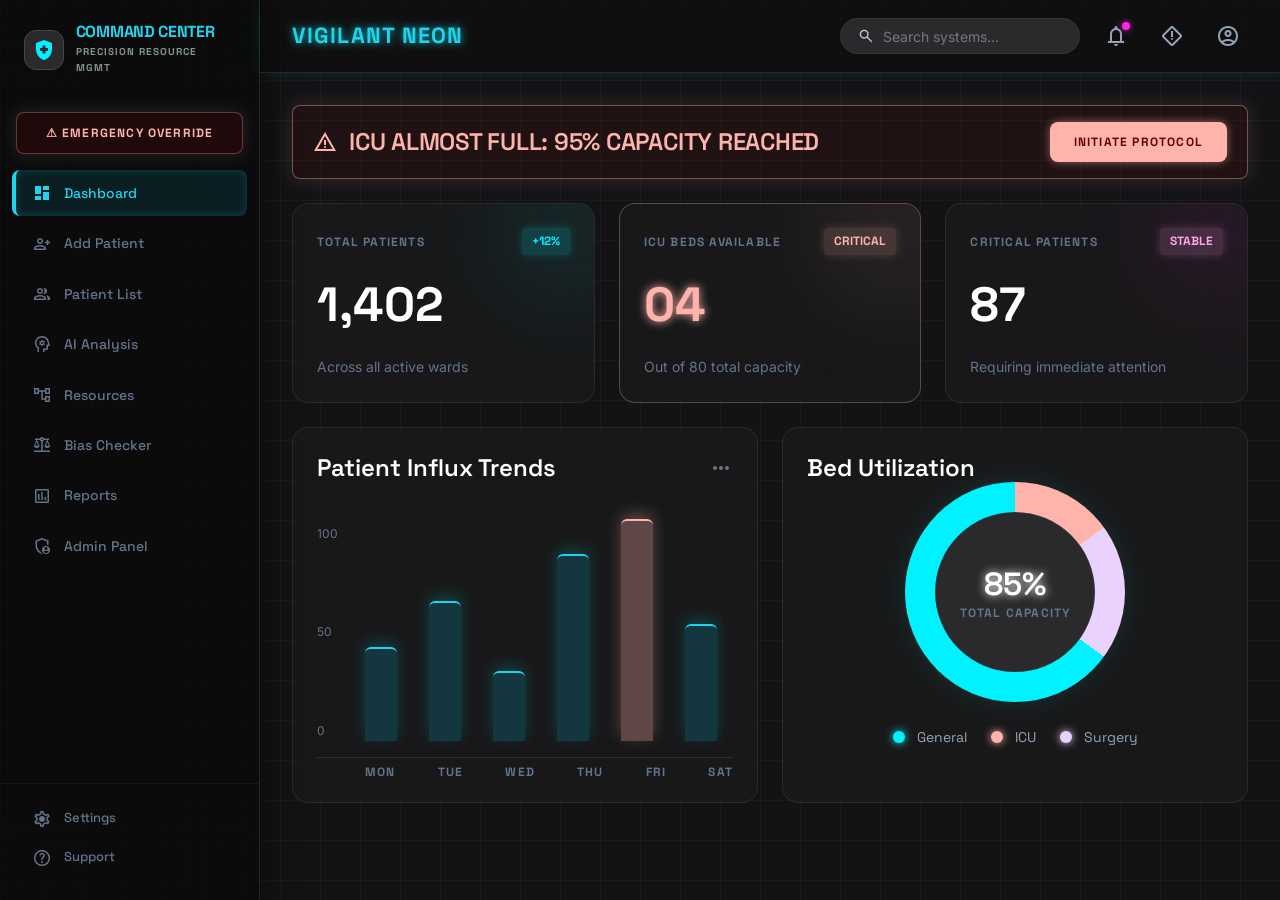
<file: index.html>
<!DOCTYPE html>
<html lang="en">
<head>
    <meta charset="utf-8" />
    <meta name="viewport" content="width=device-width, initial-scale=1.0" />
    <title>Dashboard — Vigilant Neon Command Center</title>
    <meta name="description" content="Smart Hospital Resource Allocation Dashboard — Real-time patient monitoring, bed utilization, and AI-driven resource management." />
    <link rel="stylesheet" href="styles.css" />
    <link href="https://fonts.googleapis.com/css2?family=Material+Symbols+Outlined:wght,FILL@100..700,0..1&display=swap" rel="stylesheet" />
</head>
<body>
    <!-- Main Content -->
    <div class="main-content" id="main-content">
        <!-- Canvas -->
        <main class="canvas">
            <!-- Alert Banner -->
            <div class="alert-banner mb-md animate-fade-in" id="alert-icu">
                <div class="alert-text">
                    <span class="material-symbols-outlined" style="animation: pulse 1.5s infinite;">warning</span>
                    <span class="h3 font-space" style="letter-spacing: -0.01em;">ICU ALMOST FULL: 95% CAPACITY REACHED</span>
                </div>
                <button class="btn btn-error" onclick="document.getElementById('alert-icu').style.display='none'">
                    Initiate Protocol
                </button>
            </div>

            <!-- Metrics Cards -->
            <div class="grid-3 mb-md">
                <!-- Total Patients -->
                <div class="metric-card cyan animate-fade-in" style="animation-delay: 0.1s;">
                    <div class="flex justify-between items-center mb-md">
                        <span class="label-caps text-slate">Total Patients</span>
                        <span class="metric-badge cyan">+12%</span>
                    </div>
                    <div class="metric-value">1,402</div>
                    <div class="metric-sub mt-md">Across all active wards</div>
                </div>

                <!-- ICU Beds -->
                <div class="metric-card error animate-fade-in" style="animation-delay: 0.2s;">
                    <div class="flex justify-between items-center mb-md">
                        <span class="label-caps text-slate">ICU Beds Available</span>
                        <span class="metric-badge error">CRITICAL</span>
                    </div>
                    <div class="metric-value" style="color: var(--error);">
                        <span class="glow-text">04</span>
                    </div>
                    <div class="metric-sub mt-md">Out of 80 total capacity</div>
                </div>

                <!-- Critical Patients -->
                <div class="metric-card pink animate-fade-in" style="animation-delay: 0.3s;">
                    <div class="flex justify-between items-center mb-md">
                        <span class="label-caps text-slate">Critical Patients</span>
                        <span class="metric-badge pink">STABLE</span>
                    </div>
                    <div class="metric-value">87</div>
                    <div class="metric-sub mt-md">Requiring immediate attention</div>
                </div>
            </div>

            <!-- Charts Row -->
            <div class="grid-2">
                <!-- Bar Chart -->
                <div class="glass-panel rounded-xl p-md animate-fade-in" style="animation-delay: 0.4s;">
                    <div class="flex justify-between items-center mb-md">
                        <h3 class="h3 text-white">Patient Influx Trends</h3>
                        <span class="material-symbols-outlined text-slate">more_horiz</span>
                    </div>
                    <div style="display: flex; align-items: flex-end; gap: 16px; height: 250px; padding: 0 16px 16px; border-bottom: 1px solid rgba(255,255,255,0.1); position: relative;">
                        <!-- Y-Axis -->
                        <div style="position: absolute; left: 0; top: 0; bottom: 0; display: flex; flex-direction: column; justify-content: space-between; font-size: 12px; color: #64748b; padding: 16px 0;">
                            <span>100</span><span>50</span><span>0</span>
                        </div>
                        <!-- Bars -->
                        <div style="flex: 1; display: flex; align-items: flex-end; justify-content: space-between; margin-left: 32px; height: 100%;">
                            <div style="width: 32px; background: rgba(6,182,212,0.2); border-radius: 6px 6px 0 0; border-top: 2px solid #22d3ee; box-shadow: 0 -5px 15px rgba(0,242,255,0.2); height: 40%; transition: height 0.5s;"></div>
                            <div style="width: 32px; background: rgba(6,182,212,0.2); border-radius: 6px 6px 0 0; border-top: 2px solid #22d3ee; box-shadow: 0 -5px 15px rgba(0,242,255,0.2); height: 60%;"></div>
                            <div style="width: 32px; background: rgba(6,182,212,0.2); border-radius: 6px 6px 0 0; border-top: 2px solid #22d3ee; box-shadow: 0 -5px 15px rgba(0,242,255,0.2); height: 30%;"></div>
                            <div style="width: 32px; background: rgba(6,182,212,0.2); border-radius: 6px 6px 0 0; border-top: 2px solid #22d3ee; box-shadow: 0 -5px 15px rgba(0,242,255,0.2); height: 80%;"></div>
                            <div style="width: 32px; background: rgba(255,180,171,0.3); border-radius: 6px 6px 0 0; border-top: 2px solid var(--error); box-shadow: 0 -5px 15px rgba(255,180,171,0.3); height: 95%;"></div>
                            <div style="width: 32px; background: rgba(6,182,212,0.2); border-radius: 6px 6px 0 0; border-top: 2px solid #22d3ee; box-shadow: 0 -5px 15px rgba(0,242,255,0.2); height: 50%;"></div>
                        </div>
                    </div>
                    <div style="display: flex; justify-content: space-between; margin-left: 48px; margin-top: 8px; font-size: 12px; color: #64748b;" class="label-caps">
                        <span>MON</span><span>TUE</span><span>WED</span><span>THU</span><span>FRI</span><span>SAT</span>
                    </div>
                </div>

                <!-- Donut Chart -->
                <div class="glass-panel rounded-xl p-md animate-fade-in" style="animation-delay: 0.5s; display: flex; flex-direction: column; align-items: center; justify-content: center; position: relative;">
                    <h3 class="h3 text-white" style="position: absolute; top: 24px; left: 24px;">Bed Utilization</h3>
                    <div style="position: relative; width: 220px; height: 220px; border-radius: 50%; display: flex; align-items: center; justify-content: center;
                        background: conic-gradient(var(--error) 0% 15%, var(--tertiary-container) 15% 35%, var(--primary-container) 35% 100%);
                        box-shadow: 0 0 30px rgba(0,242,255,0.1);">
                        <div style="width: 160px; height: 160px; background: var(--surface-container-high); border-radius: 50%; display: flex; align-items: center; justify-content: center; flex-direction: column; border: 1px solid rgba(255,255,255,0.05);">
                            <span class="h2 text-white glow-text">85%</span>
                            <span class="label-caps text-slate" style="margin-top: 4px;">TOTAL CAPACITY</span>
                        </div>
                    </div>
                    <div style="display: flex; gap: 24px; margin-top: 24px; font-size: 14px; color: #94a3b8;" class="font-space">
                        <div class="flex items-center gap-sm"><div style="width: 12px; height: 12px; border-radius: 50%; background: var(--primary-container); box-shadow: 0 0 8px var(--primary-container);"></div> General</div>
                        <div class="flex items-center gap-sm"><div style="width: 12px; height: 12px; border-radius: 50%; background: var(--error); box-shadow: 0 0 8px var(--error);"></div> ICU</div>
                        <div class="flex items-center gap-sm"><div style="width: 12px; height: 12px; border-radius: 50%; background: var(--tertiary-container); box-shadow: 0 0 8px var(--tertiary-container);"></div> Surgery</div>
                    </div>
                </div>
            </div>
        </main>
    </div>

    <script src="shared.js"></script>
    <script>
        buildNavigation('dashboard');

        // Load live dashboard data
        (async function() {
            const data = await apiFetch('get_dashboard.php');
            if (!data || !data.stats) return;
            const s = data.stats;

            // Update metric cards
            const cards = document.querySelectorAll('.metric-card');
            if (cards[0]) {
                cards[0].querySelector('.metric-value').textContent = formatNum(s.total_patients);
                cards[0].querySelector('.metric-sub').textContent = 'Across all active wards';
            }
            if (cards[1]) {
                cards[1].querySelector('.metric-value').innerHTML = `<span class="glow-text">${String(s.icu_available).padStart(2, '0')}</span>`;
                cards[1].querySelector('.metric-sub').textContent = `Out of ${s.icu_total} total capacity`;
                // Update badge
                const badge = cards[1].querySelector('.metric-badge');
                if (badge) badge.textContent = s.icu_available <= 5 ? 'CRITICAL' : 'OK';
            }
            if (cards[2]) {
                cards[2].querySelector('.metric-value').textContent = s.critical_count;
            }
        })();
    </script>
</body>
</html>
</file>
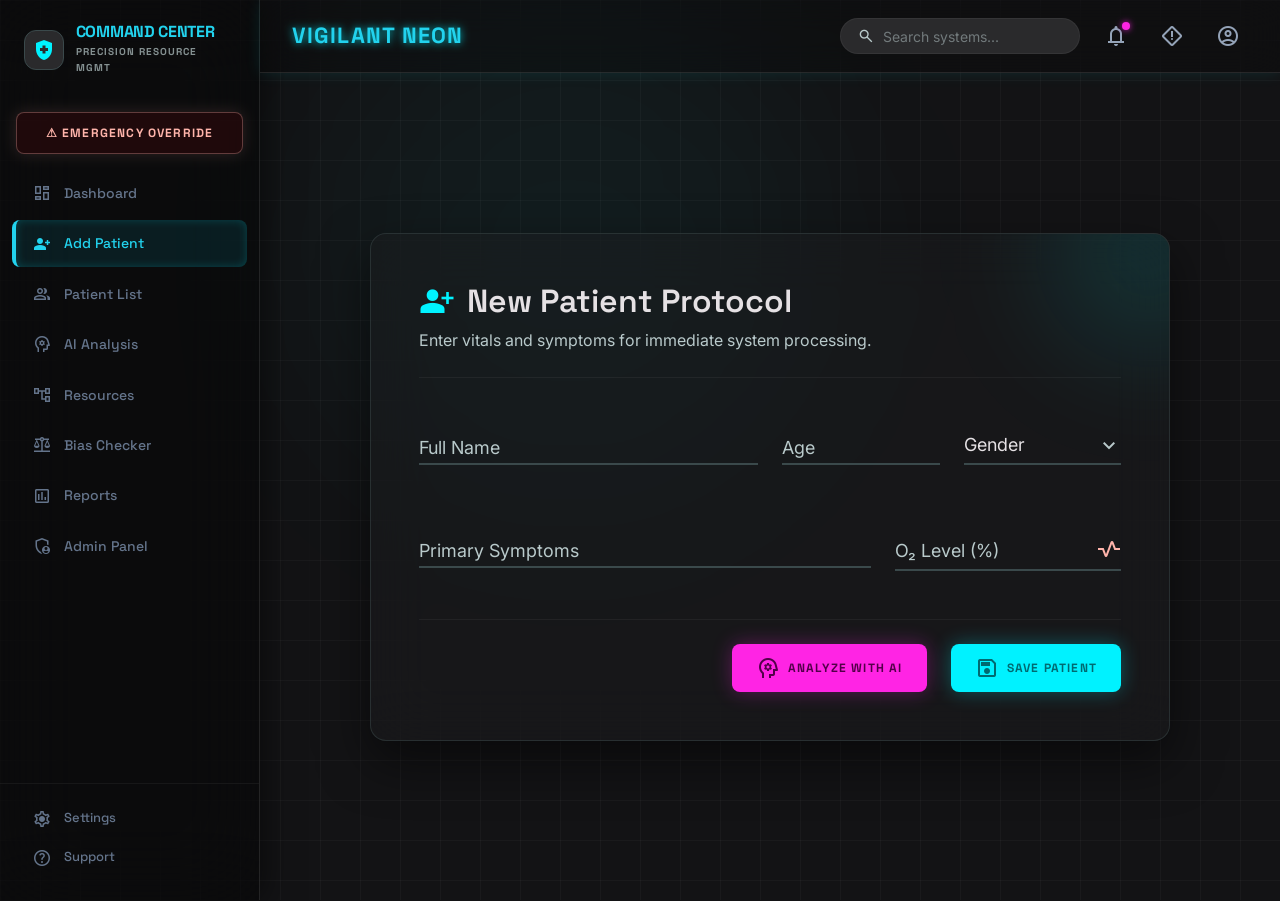
<file: add-patient.html>
<!DOCTYPE html>
<html lang="en">
<head>
    <meta charset="utf-8" />
    <meta name="viewport" content="width=device-width, initial-scale=1.0" />
    <title>Add Patient — Vigilant Neon Command Center</title>
    <meta name="description" content="Register new patients with vital signs and symptoms for AI-powered triage and resource allocation." />
    <link rel="stylesheet" href="styles.css" />
    <link href="https://fonts.googleapis.com/css2?family=Material+Symbols+Outlined:wght,FILL@100..700,0..1&display=swap" rel="stylesheet" />
    <style>
        .form-card {
            width: 100%;
            max-width: 800px;
            margin: 0 auto;
            background: rgba(32, 31, 33, 0.4);
            backdrop-filter: blur(30px);
            border: 1px solid rgba(58, 73, 75, 0.5);
            border-radius: var(--radius-xl);
            padding: var(--space-lg);
            position: relative;
            overflow: hidden;
            box-shadow: 0 20px 50px rgba(0,0,0,0.5);
        }
        .form-card .glow-accent {
            position: absolute;
            top: -80px;
            right: -80px;
            width: 200px;
            height: 200px;
            background: rgba(0, 242, 255, 0.12);
            border-radius: 50%;
            filter: blur(60px);
            pointer-events: none;
        }
        .form-row {
            display: grid;
            gap: var(--grid-gutter);
        }
        .form-row.cols-2 { grid-template-columns: repeat(2, 1fr); }
        .form-row.cols-3 { grid-template-columns: 2fr 1fr; }
        .form-row.cols-2-small { grid-template-columns: 1fr 1fr; }
        .form-separator {
            border-top: 1px solid rgba(255,255,255,0.05);
            padding-top: var(--space-md);
            margin-top: var(--space-md);
        }
        .form-actions {
            display: flex;
            align-items: center;
            justify-content: flex-end;
            gap: var(--space-md);
            flex-wrap: wrap;
        }
        .assignment-panel {
            margin-top: 24px;
            border: 1px solid rgba(0, 242, 255, 0.25);
            background: rgba(19, 19, 21, 0.65);
        }
        select.form-select {
            width: 100%;
            background: transparent;
            border: none;
            border-bottom: 2px solid var(--outline-variant);
            color: var(--on-surface);
            font-family: 'Inter', sans-serif;
            font-size: 18px;
            padding: 8px 0;
            outline: none;
            appearance: none;
            cursor: pointer;
            transition: border-color 0.3s;
        }
        select.form-select:focus { border-bottom-color: var(--primary-container); }
        select.form-select option {
            background: var(--surface-container);
            color: var(--on-surface);
        }
        .spo2-group {
            position: relative;
        }
        .spo2-group .vital-icon {
            position: absolute;
            right: 0;
            top: 24px;
            color: rgba(255, 172, 232, 0.5);
            animation: pulse 1.5s infinite;
        }
        .spo2-group .form-input {
            text-align: center;
            font-weight: 700;
            font-size: 20px;
            color: var(--secondary);
        }
        .spo2-group .form-input:focus {
            border-bottom-color: var(--secondary-container);
        }
        .spo2-group .form-input:focus ~ label { color: var(--secondary); }
        @media (max-width: 768px) {
            .form-row.cols-2, .form-row.cols-3, .form-row.cols-2-small { grid-template-columns: 1fr; }
            .form-actions { flex-direction: column; }
            .form-actions .btn { width: 100%; }
        }
    </style>
</head>
<body>
    <div class="main-content" id="main-content">
        <main class="canvas" style="display: flex; align-items: center; justify-content: center; min-height: calc(100vh - 72px);">
            <!-- Ambient Glow -->
            <div class="ambient-glow" style="top: 0; left: 25%; width: 500px; height: 500px; background: rgba(0,242,255,0.04);"></div>

            <div class="form-card animate-fade-in">
                <div class="glow-accent"></div>

                <!-- Header -->
                <div style="border-bottom: 1px solid rgba(255,255,255,0.05); padding-bottom: 24px; margin-bottom: 32px;">
                    <h2 class="h2 flex items-center gap-sm" style="color: var(--on-surface);">
                        <span class="material-symbols-outlined" style="color: var(--primary-container); font-size: 36px; font-variation-settings: 'FILL' 1;">person_add</span>
                        New Patient Protocol
                    </h2>
                    <p class="body-md text-muted" style="margin-top: 8px;">Enter vitals and symptoms for immediate system processing.</p>
                </div>

                <form id="add-patient-form">
                    <!-- Row 1: Name + Age/Gender -->
                    <div class="form-row cols-2 mb-lg">
                        <div class="floating-group">
                            <input type="text" class="form-input" id="patient_name" placeholder="Full Name" autocomplete="off" required />
                            <label for="patient_name">Full Name</label>
                        </div>
                        <div class="form-row cols-2-small">
                            <div class="floating-group">
                                <input type="number" class="form-input" id="patient_age" placeholder="Age" min="0" max="150" required />
                                <label for="patient_age">Age</label>
                            </div>
                            <div style="position: relative; padding-top: 16px;">
                                <select class="form-select" id="patient_gender" required>
                                    <option value="" disabled selected>Gender</option>
                                    <option value="M">Male</option>
                                    <option value="F">Female</option>
                                    <option value="O">Other</option>
                                </select>
                                <span class="material-symbols-outlined" style="position: absolute; right: 0; top: 24px; color: var(--on-surface-variant); pointer-events: none;">expand_more</span>
                            </div>
                        </div>
                    </div>

                    <!-- Row 2: Symptoms + SpO2 -->
                    <div class="form-row cols-3 mb-lg">
                        <div class="floating-group">
                            <input type="text" class="form-input" id="patient_symptoms" placeholder="Primary Symptoms" />
                            <label for="patient_symptoms">Primary Symptoms</label>
                        </div>
                        <div class="floating-group spo2-group">
                            <input type="number" class="form-input" id="patient_spo2" placeholder="SpO2 %" min="0" max="100" />
                            <label for="patient_spo2">O₂ Level (%)</label>
                            <span class="material-symbols-outlined vital-icon" style="position: absolute; right: 0; top: 24px; color: var(--error); pointer-events: none;">vital_signs</span>
                        </div>
                    </div>

                    <!-- Actions -->
                    <div class="form-separator">
                        <div class="form-actions">
                            <button type="button" class="btn btn-secondary" id="btn-analyze-ai">
                                <span class="material-symbols-outlined">psychology</span>
                                Analyze with AI
                            </button>
                            <button type="submit" class="btn btn-primary">
                                <span class="material-symbols-outlined">save</span>
                                Save Patient
                            </button>
                        </div>
                    </div>
                </form>

                <div id="manual-assignment-panel" class="glass-panel rounded-xl p-md assignment-panel animate-fade-in" style="display:none;">
                    <div class="flex justify-between items-center mb-md">
                        <div>
                            <div class="label-caps text-muted">Manual Resource Assignment</div>
                            <div id="assignment-patient-label" class="h3" style="font-size:20px; margin-top:8px;">No patient selected</div>
                        </div>
                        <span id="assignment-status-badge" class="status-pill moderate" style="font-size:11px;">Not Assigned</span>
                    </div>

                    <div style="display:grid; grid-template-columns: 1fr auto; gap: 16px; align-items:end;">
                        <div>
                            <label for="manual-resource-select" class="label-caps text-muted" style="display:block; margin-bottom:10px;">Select Resource</label>
                            <select class="form-select" id="manual-resource-select" disabled>
                                <option value="">Add a patient first</option>
                            </select>
                        </div>
                        <button type="button" class="btn btn-primary" id="btn-assign-resource" disabled>
                            <span class="material-symbols-outlined">assignment_turned_in</span>
                            Assign Resource
                        </button>
                    </div>

                    <div id="assignment-helper-text" class="body-md text-muted" style="margin-top:16px;">
                        Save a patient to unlock manual resource assignment.
                    </div>
                </div>
            </div>
        </main>
    </div>

    <script src="shared.js"></script>
    <script>
        buildNavigation('add-patient');
    </script>
</body>
</html>
</file>
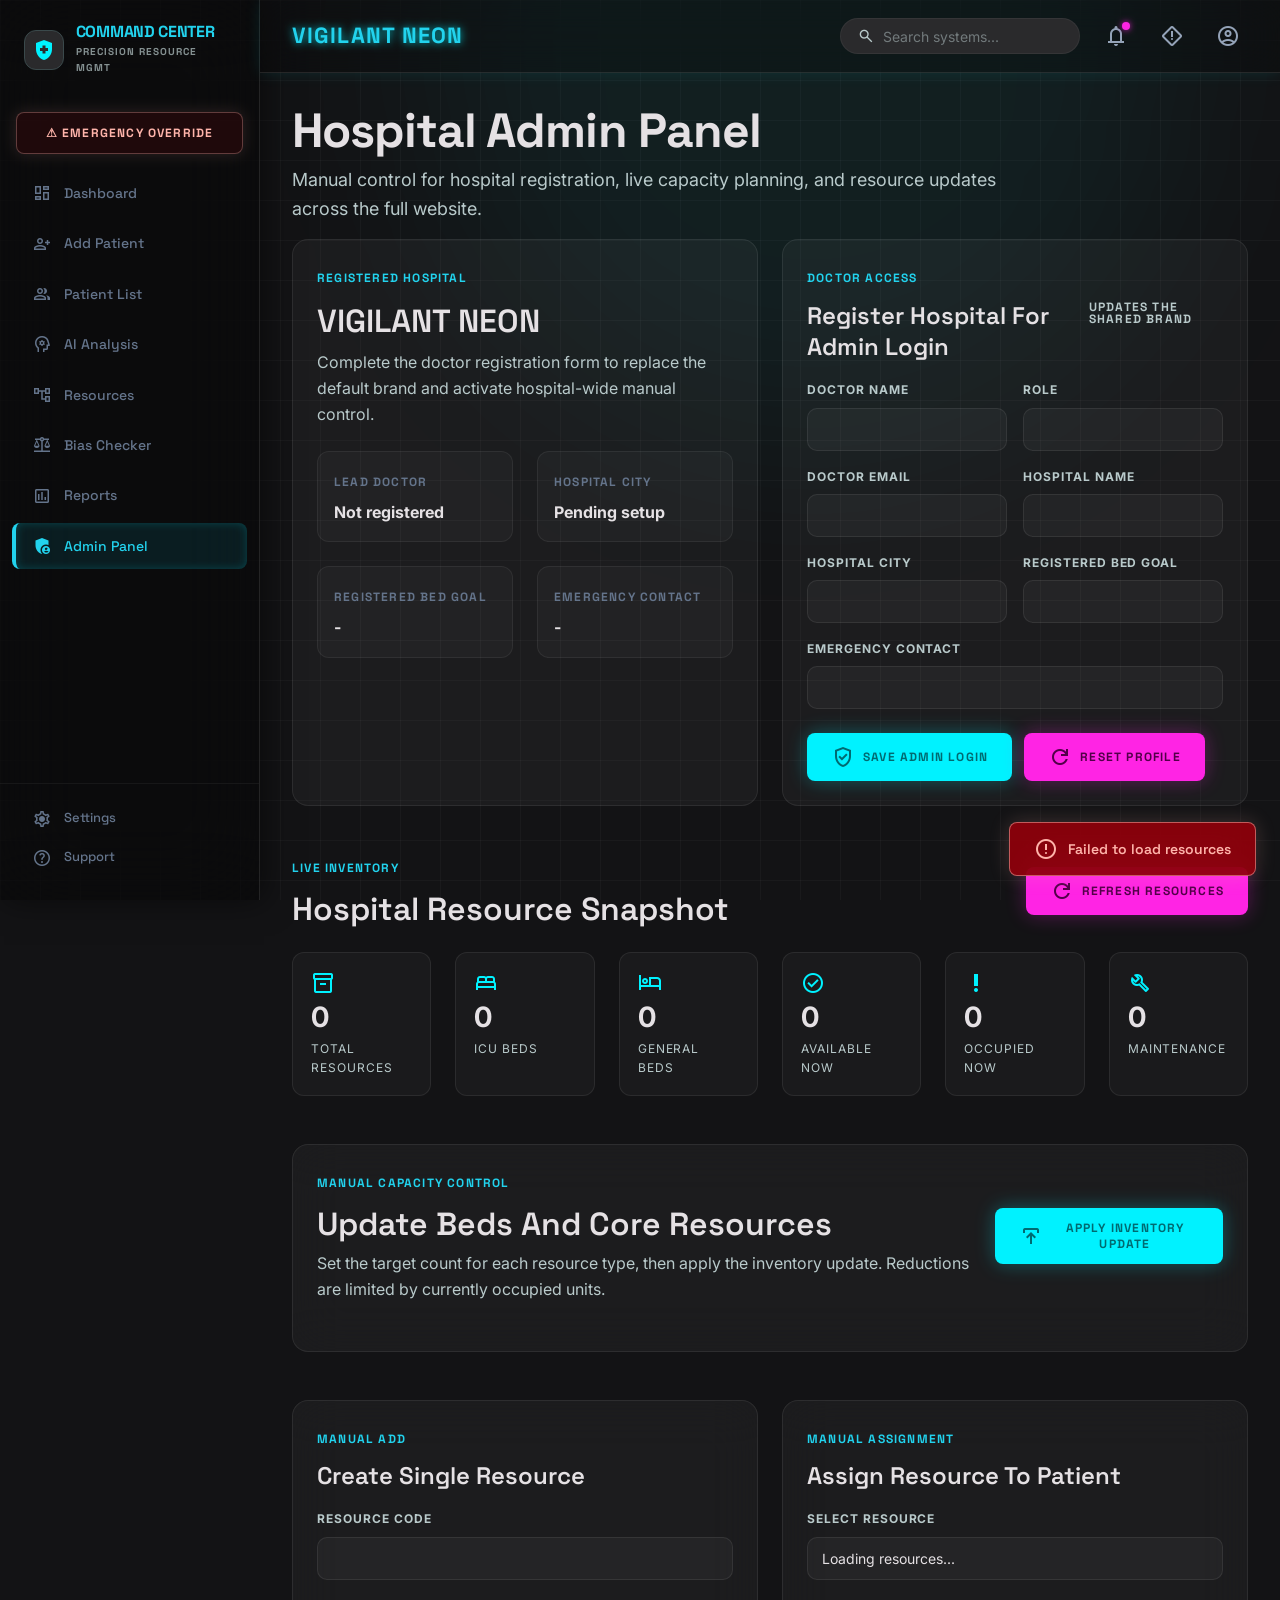
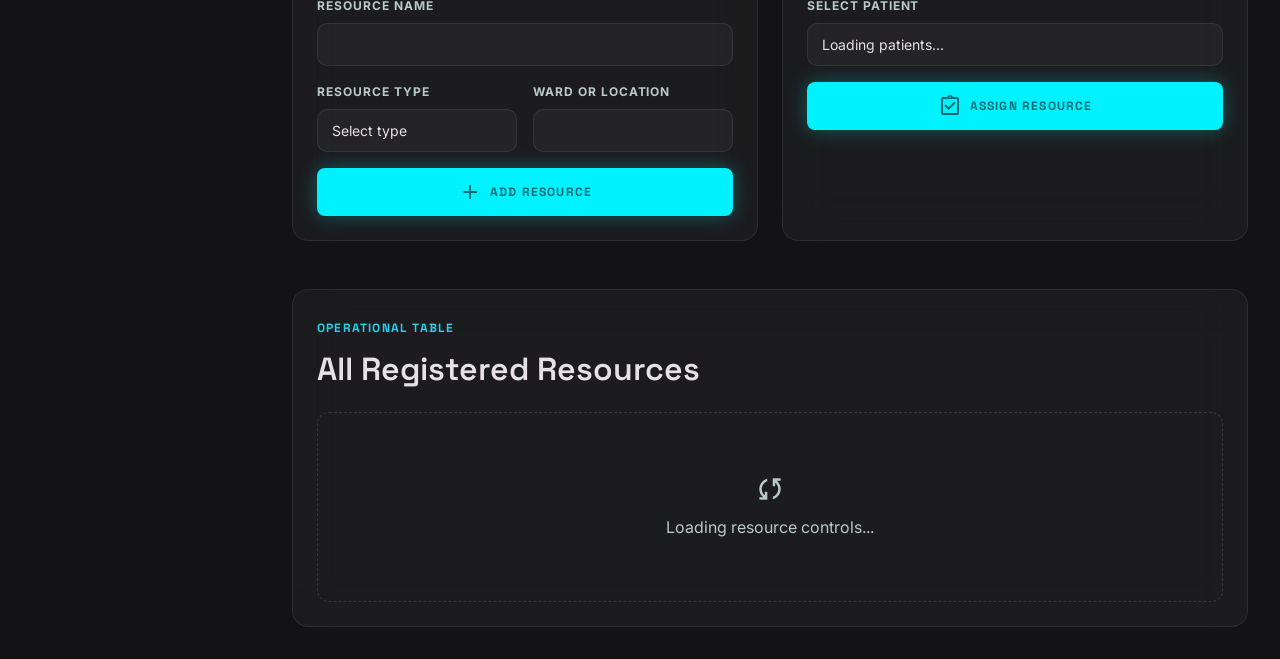
<file: admin-dashboard.html>
<!DOCTYPE html>
<html lang="en">
<head>
    <meta charset="utf-8" />
    <meta name="viewport" content="width=device-width, initial-scale=1.0" />
    <title>Admin Panel - Smart Hospital Operations</title>
    <meta name="description" content="Manual hospital administration for doctor registration, bed capacity control, and resource coordination." />
    <link rel="stylesheet" href="styles.css" />
    <link href="https://fonts.googleapis.com/css2?family=Material+Symbols+Outlined:wght,FILL@100..700,0..1&display=swap" rel="stylesheet" />
    <style>
        .page-stack {
            display: flex;
            flex-direction: column;
            gap: var(--space-lg);
            position: relative;
        }

        .hero-grid,
        .admin-grid {
            display: grid;
            grid-template-columns: repeat(2, minmax(0, 1fr));
            gap: var(--space-md);
        }

        .hero-card,
        .form-card,
        .resource-shell {
            background: rgba(255, 255, 255, 0.04);
            border: 1px solid rgba(255, 255, 255, 0.08);
            border-radius: var(--radius-xl);
            padding: var(--space-md);
            backdrop-filter: blur(24px);
        }

        .hero-card {
            min-height: 100%;
        }

        .hero-status {
            display: inline-flex;
            align-items: center;
            gap: 8px;
            padding: 8px 14px;
            border-radius: var(--radius-full);
            background: rgba(0, 242, 255, 0.08);
            border: 1px solid rgba(0, 242, 255, 0.18);
            color: var(--primary-container);
            font-size: 11px;
            font-weight: 700;
            letter-spacing: 0.08em;
            text-transform: uppercase;
        }

        .hero-status.is-empty {
            background: rgba(255, 180, 171, 0.1);
            border-color: rgba(255, 180, 171, 0.18);
            color: var(--error);
        }

        .profile-grid,
        .metrics-grid,
        .capacity-grid {
            display: grid;
            gap: var(--space-md);
        }

        .profile-grid {
            grid-template-columns: repeat(2, minmax(0, 1fr));
            margin-top: var(--space-md);
        }

        .profile-item {
            padding: 16px;
            border-radius: var(--radius-lg);
            background: rgba(255, 255, 255, 0.03);
            border: 1px solid rgba(255, 255, 255, 0.06);
        }

        .profile-item strong {
            display: block;
            margin-top: 6px;
            color: var(--on-surface);
            font-size: 16px;
        }

        .metrics-grid {
            grid-template-columns: repeat(6, minmax(0, 1fr));
        }

        .metric-shell {
            padding: 18px;
            border-radius: var(--radius-lg);
            background: rgba(255, 255, 255, 0.03);
            border: 1px solid rgba(255, 255, 255, 0.08);
            display: flex;
            flex-direction: column;
            gap: 8px;
        }

        .metric-shell .material-symbols-outlined {
            color: var(--primary-container);
            font-size: 24px;
        }

        .metric-shell strong {
            font-size: 28px;
            color: var(--on-surface);
            line-height: 1;
        }

        .metric-shell span:last-child {
            color: var(--on-surface-variant);
            font-size: 12px;
            text-transform: uppercase;
            letter-spacing: 0.08em;
        }

        .inline-grid {
            display: grid;
            grid-template-columns: repeat(2, minmax(0, 1fr));
            gap: 16px;
        }

        .form-group {
            display: flex;
            flex-direction: column;
            gap: 8px;
        }

        .form-label {
            font-size: 12px;
            font-weight: 700;
            color: var(--on-surface-variant);
            text-transform: uppercase;
            letter-spacing: 0.08em;
        }

        .form-input,
        .form-select {
            width: 100%;
            padding: 12px 14px;
            border-radius: 10px;
            border: 1px solid rgba(255, 255, 255, 0.08);
            background: rgba(255, 255, 255, 0.04);
            color: var(--on-surface);
            font-size: 14px;
            transition: border-color 0.2s ease, box-shadow 0.2s ease, background 0.2s ease;
        }

        .form-input:focus,
        .form-select:focus {
            outline: none;
            border-color: rgba(0, 242, 255, 0.4);
            box-shadow: 0 0 0 3px rgba(0, 242, 255, 0.12);
            background: rgba(0, 242, 255, 0.05);
        }

        .form-select option {
            background: var(--surface-container);
        }

        .form-actions {
            display: flex;
            flex-wrap: wrap;
            gap: 12px;
            margin-top: 8px;
        }

        .capacity-grid {
            grid-template-columns: repeat(3, minmax(0, 1fr));
        }

        .capacity-card {
            padding: 20px;
            border-radius: var(--radius-lg);
            background: rgba(255, 255, 255, 0.03);
            border: 1px solid rgba(255, 255, 255, 0.08);
            display: flex;
            flex-direction: column;
            gap: 16px;
        }

        .capacity-card header {
            display: flex;
            align-items: flex-start;
            justify-content: space-between;
            gap: 12px;
        }

        .capacity-card header .material-symbols-outlined {
            color: var(--primary-container);
            font-size: 24px;
        }

        .capacity-summary {
            display: grid;
            grid-template-columns: repeat(3, minmax(0, 1fr));
            gap: 10px;
        }

        .capacity-summary div {
            padding: 10px 12px;
            border-radius: var(--radius-md);
            background: rgba(255, 255, 255, 0.03);
            border: 1px solid rgba(255, 255, 255, 0.05);
        }

        .capacity-summary span {
            display: block;
            color: var(--on-surface-variant);
            font-size: 11px;
            text-transform: uppercase;
            letter-spacing: 0.08em;
        }

        .capacity-summary strong {
            display: block;
            margin-top: 4px;
            font-size: 20px;
            color: var(--on-surface);
        }

        .capacity-stepper {
            display: grid;
            grid-template-columns: 48px minmax(0, 1fr) 48px;
            gap: 10px;
            align-items: center;
        }

        .capacity-adjust {
            width: 48px;
            height: 48px;
            border-radius: 12px;
            border: 1px solid rgba(0, 242, 255, 0.16);
            background: rgba(0, 242, 255, 0.06);
            color: var(--primary-container);
            font-size: 22px;
            cursor: pointer;
            transition: transform 0.2s ease, box-shadow 0.2s ease;
        }

        .capacity-adjust:hover {
            transform: translateY(-1px);
            box-shadow: 0 0 18px rgba(0, 242, 255, 0.15);
        }

        .capacity-input {
            width: 100%;
            height: 48px;
            border-radius: 12px;
            border: 1px solid rgba(255, 255, 255, 0.08);
            background: rgba(255, 255, 255, 0.04);
            color: var(--on-surface);
            text-align: center;
            font-size: 20px;
            font-weight: 700;
        }

        .capacity-hint {
            color: var(--on-surface-variant);
            font-size: 13px;
            line-height: 1.6;
        }

        .panel-header {
            display: flex;
            align-items: center;
            justify-content: space-between;
            gap: 16px;
            margin-bottom: var(--space-md);
        }

        .resource-table {
            width: 100%;
            border-collapse: collapse;
            border-spacing: 0;
            font-size: 14px;
        }

        .resource-table th {
            padding: 14px 12px;
            text-align: left;
            color: var(--primary-container);
            background: rgba(0, 242, 255, 0.08);
            border-bottom: 1px solid rgba(0, 242, 255, 0.15);
            font-size: 11px;
            text-transform: uppercase;
            letter-spacing: 0.08em;
        }

        .resource-table td {
            padding: 14px 12px;
            border-bottom: 1px solid rgba(255, 255, 255, 0.05);
            vertical-align: middle;
        }

        .resource-table tr:hover {
            background: rgba(255, 255, 255, 0.02);
        }

        .resource-code {
            color: var(--primary-container);
            font-weight: 700;
            font-family: 'Space Grotesk', sans-serif;
        }

        .status-badge {
            display: inline-flex;
            align-items: center;
            gap: 6px;
            padding: 6px 10px;
            border-radius: 999px;
            font-size: 11px;
            font-weight: 700;
            text-transform: uppercase;
            letter-spacing: 0.08em;
        }

        .status-badge.available {
            background: rgba(76, 175, 80, 0.16);
            border: 1px solid rgba(76, 175, 80, 0.22);
            color: #6dd96f;
        }

        .status-badge.occupied {
            background: rgba(255, 180, 171, 0.12);
            border: 1px solid rgba(255, 180, 171, 0.2);
            color: var(--error);
        }

        .status-badge.maintenance {
            background: rgba(255, 214, 102, 0.12);
            border: 1px solid rgba(255, 214, 102, 0.2);
            color: #ffd666;
        }

        .action-buttons {
            display: flex;
            flex-wrap: wrap;
            gap: 8px;
        }

        .btn-small,
        .status-select {
            display: inline-flex;
            align-items: center;
            justify-content: center;
            gap: 6px;
            min-height: 38px;
            padding: 0 12px;
            border-radius: 10px;
            border: 1px solid rgba(255, 255, 255, 0.08);
            background: rgba(255, 255, 255, 0.05);
            color: var(--on-surface);
            font-size: 12px;
            font-weight: 700;
            letter-spacing: 0.04em;
            cursor: pointer;
        }

        .btn-small.warning {
            border-color: rgba(255, 214, 102, 0.3);
            color: #ffd666;
        }

        .btn-small.danger {
            border-color: rgba(255, 180, 171, 0.25);
            color: var(--error);
        }

        .status-select {
            min-width: 120px;
            appearance: none;
        }

        .empty-state {
            padding: 60px 24px;
            text-align: center;
            color: var(--on-surface-variant);
            border: 1px dashed rgba(255, 255, 255, 0.12);
            border-radius: var(--radius-lg);
        }

        @media (max-width: 1260px) {
            .metrics-grid {
                grid-template-columns: repeat(3, minmax(0, 1fr));
            }

            .capacity-grid {
                grid-template-columns: repeat(2, minmax(0, 1fr));
            }
        }

        @media (max-width: 980px) {
            .hero-grid,
            .admin-grid,
            .inline-grid,
            .profile-grid,
            .capacity-grid,
            .metrics-grid {
                grid-template-columns: 1fr;
            }

            .capacity-summary {
                grid-template-columns: 1fr 1fr 1fr;
            }
        }

        @media (max-width: 760px) {
            .resource-shell {
                overflow-x: auto;
            }

            .resource-table {
                min-width: 860px;
            }
        }
    </style>
</head>
<body>
    <div class="main-content" id="main-content">
        <main class="canvas page-stack">
            <div class="ambient-glow" style="top: -18%; left: 54%; width: 760px; height: 760px; background: rgba(0, 242, 255, 0.05); transform: translateX(-50%);"></div>

            <section class="animate-fade-in">
                <div class="panel-header" style="margin-bottom: 16px;">
                    <div>
                        <h1 class="h1">Hospital Admin Panel</h1>
                        <p class="body-lg text-muted" style="margin-top: 8px; max-width: 760px;">Manual control for hospital registration, live capacity planning, and resource updates across the full website.</p>
                    </div>
                </div>

                <div class="hero-grid">
                    <article class="hero-card animate-fade-in" style="animation-delay: 0.1s;">
                        <span class="label-caps text-cyan">Registered Hospital</span>
                        <h2 id="hospital-display-name" class="h2" style="margin-top: 12px;">VIGILANT NEON</h2>
                        <p id="hospital-summary" class="body-md text-muted" style="margin-top: 10px;">Complete the doctor registration form to replace the default brand and activate hospital-wide manual control.</p>

                        <div class="profile-grid">
                            <div class="profile-item">
                                <span class="label-caps text-slate">Lead Doctor</span>
                                <strong id="profile-doctor">Not registered</strong>
                            </div>
                            <div class="profile-item">
                                <span class="label-caps text-slate">Hospital City</span>
                                <strong id="profile-city">Pending setup</strong>
                            </div>
                            <div class="profile-item">
                                <span class="label-caps text-slate">Registered Bed Goal</span>
                                <strong id="profile-beds">-</strong>
                            </div>
                            <div class="profile-item">
                                <span class="label-caps text-slate">Emergency Contact</span>
                                <strong id="profile-contact">-</strong>
                            </div>
                        </div>
                    </article>

                    <section class="form-card animate-fade-in" style="animation-delay: 0.15s;">
                        <div class="panel-header" style="margin-bottom: 18px;">
                            <div>
                                <span class="label-caps text-cyan">Doctor Access</span>
                                <h3 class="h3" style="margin-top: 10px;">Register Hospital For Admin Login</h3>
                            </div>
                            <span class="label-caps text-muted">Updates the shared brand</span>
                        </div>

                        <form id="hospital-registration-form" style="display: flex; flex-direction: column; gap: 16px;">
                            <div class="inline-grid">
                                <div class="form-group">
                                    <label class="form-label" for="doctor-name">Doctor Name</label>
                                    <input class="form-input" id="doctor-name" name="doctor_name" type="text" placeholder="Dr. Asha Patel" required />
                                </div>
                                <div class="form-group">
                                    <label class="form-label" for="doctor-role">Role</label>
                                    <input class="form-input" id="doctor-role" name="doctor_role" type="text" placeholder="Chief Medical Officer" required />
                                </div>
                            </div>

                            <div class="inline-grid">
                                <div class="form-group">
                                    <label class="form-label" for="doctor-email">Doctor Email</label>
                                    <input class="form-input" id="doctor-email" name="doctor_email" type="email" placeholder="doctor@hospital.org" required />
                                </div>
                                <div class="form-group">
                                    <label class="form-label" for="hospital-name">Hospital Name</label>
                                    <input class="form-input" id="hospital-name" name="hospital_name" type="text" placeholder="Sunrise Heart Institute" required />
                                </div>
                            </div>

                            <div class="inline-grid">
                                <div class="form-group">
                                    <label class="form-label" for="hospital-city">Hospital City</label>
                                    <input class="form-input" id="hospital-city" name="hospital_city" type="text" placeholder="Mumbai" required />
                                </div>
                                <div class="form-group">
                                    <label class="form-label" for="total-beds">Registered Bed Goal</label>
                                    <input class="form-input" id="total-beds" name="total_beds" type="number" min="0" placeholder="120" required />
                                </div>
                            </div>

                            <div class="form-group">
                                <label class="form-label" for="emergency-contact">Emergency Contact</label>
                                <input class="form-input" id="emergency-contact" name="emergency_contact" type="text" placeholder="+91 98XXXXXX12" required />
                            </div>

                            <div class="form-actions">
                                <button type="submit" class="btn btn-primary">
                                    <span class="material-symbols-outlined">verified_user</span>
                                    Save Admin Login
                                </button>
                                <button type="button" id="clear-profile-btn" class="btn btn-secondary">
                                    <span class="material-symbols-outlined">refresh</span>
                                    Reset Profile
                                </button>
                            </div>
                        </form>
                    </section>
                </div>
            </section>

            <section class="animate-fade-in" style="animation-delay: 0.2s;">
                <div class="panel-header">
                    <div>
                        <span class="label-caps text-cyan">Live Inventory</span>
                        <h2 class="h2" style="margin-top: 10px;">Hospital Resource Snapshot</h2>
                    </div>
                    <button id="reload-resources-btn" class="btn btn-secondary">
                        <span class="material-symbols-outlined">refresh</span>
                        Refresh Resources
                    </button>
                </div>

                <div class="metrics-grid">
                    <div class="metric-shell">
                        <span class="material-symbols-outlined">inventory_2</span>
                        <strong id="stat-total">0</strong>
                        <span>Total resources</span>
                    </div>
                    <div class="metric-shell">
                        <span class="material-symbols-outlined">bed</span>
                        <strong id="stat-icu">0</strong>
                        <span>ICU beds</span>
                    </div>
                    <div class="metric-shell">
                        <span class="material-symbols-outlined">hotel</span>
                        <strong id="stat-general">0</strong>
                        <span>General beds</span>
                    </div>
                    <div class="metric-shell">
                        <span class="material-symbols-outlined">check_circle</span>
                        <strong id="stat-available">0</strong>
                        <span>Available now</span>
                    </div>
                    <div class="metric-shell">
                        <span class="material-symbols-outlined">priority_high</span>
                        <strong id="stat-occupied">0</strong>
                        <span>Occupied now</span>
                    </div>
                    <div class="metric-shell">
                        <span class="material-symbols-outlined">build</span>
                        <strong id="stat-maintenance">0</strong>
                        <span>Maintenance</span>
                    </div>
                </div>
            </section>

            <section class="form-card animate-fade-in" style="animation-delay: 0.24s;">
                <div class="panel-header">
                    <div>
                        <span class="label-caps text-cyan">Manual Capacity Control</span>
                        <h2 class="h2" style="margin-top: 10px;">Update Beds And Core Resources</h2>
                        <p class="body-md text-muted" style="margin-top: 8px; max-width: 760px;">Set the target count for each resource type, then apply the inventory update. Reductions are limited by currently occupied units.</p>
                    </div>
                    <button id="apply-capacity-btn" class="btn btn-primary">
                        <span class="material-symbols-outlined">publish</span>
                        Apply Inventory Update
                    </button>
                </div>
                <div id="capacity-grid" class="capacity-grid"></div>
            </section>

            <div class="admin-grid">
                <section class="form-card animate-fade-in" style="animation-delay: 0.28s;">
                    <span class="label-caps text-cyan">Manual Add</span>
                    <h3 class="h3" style="margin-top: 10px; margin-bottom: 18px;">Create Single Resource</h3>
                    <form id="add-resource-form" style="display: flex; flex-direction: column; gap: 16px;">
                        <div class="form-group">
                            <label class="form-label" for="resource-code">Resource Code</label>
                            <input class="form-input" id="resource-code" type="text" placeholder="ICU-14" required />
                        </div>
                        <div class="form-group">
                            <label class="form-label" for="resource-name">Resource Name</label>
                            <input class="form-input" id="resource-name" type="text" placeholder="ICU Bed 14" required />
                        </div>
                        <div class="inline-grid">
                            <div class="form-group">
                                <label class="form-label" for="resource-type">Resource Type</label>
                                <select class="form-select" id="resource-type" required>
                                    <option value="">Select type</option>
                                    <option value="icu_bed">ICU Bed</option>
                                    <option value="general_bed">General Bed</option>
                                    <option value="or_room">Operating Room</option>
                                    <option value="ventilator">Ventilator</option>
                                    <option value="monitor">Monitor</option>
                                    <option value="wheelchair">Wheelchair</option>
                                    <option value="discharge_lounge">Discharge Lounge</option>
                                </select>
                            </div>
                            <div class="form-group">
                                <label class="form-label" for="resource-ward">Ward Or Location</label>
                                <input class="form-input" id="resource-ward" type="text" placeholder="Critical Care Unit" required />
                            </div>
                        </div>
                        <button type="submit" class="btn btn-primary">
                            <span class="material-symbols-outlined">add</span>
                            Add Resource
                        </button>
                    </form>
                </section>

                <section class="form-card animate-fade-in" style="animation-delay: 0.32s;">
                    <span class="label-caps text-cyan">Manual Assignment</span>
                    <h3 class="h3" style="margin-top: 10px; margin-bottom: 18px;">Assign Resource To Patient</h3>
                    <form id="assign-resource-form" style="display: flex; flex-direction: column; gap: 16px;">
                        <div class="form-group">
                            <label class="form-label" for="assign-resource-select">Select Resource</label>
                            <select class="form-select" id="assign-resource-select" required>
                                <option value="">Loading resources...</option>
                            </select>
                        </div>
                        <div class="form-group">
                            <label class="form-label" for="assign-patient-select">Select Patient</label>
                            <select class="form-select" id="assign-patient-select" required>
                                <option value="">Loading patients...</option>
                            </select>
                        </div>
                        <button type="submit" class="btn btn-primary">
                            <span class="material-symbols-outlined">assignment_turned_in</span>
                            Assign Resource
                        </button>
                    </form>
                </section>
            </div>

            <section class="resource-shell animate-fade-in" style="animation-delay: 0.36s;">
                <div class="panel-header">
                    <div>
                        <span class="label-caps text-cyan">Operational Table</span>
                        <h2 class="h2" style="margin-top: 10px;">All Registered Resources</h2>
                    </div>
                </div>
                <div id="resources-container">
                    <div class="empty-state">
                        <span class="material-symbols-outlined" style="font-size: 32px; display: block; margin-bottom: 10px;">sync</span>
                        Loading resource controls...
                    </div>
                </div>
            </section>
        </main>
    </div>

    <script src="shared.js"></script>
	
    <script>
    async function getHospitalProfile() {
    const res = await fetch("api/get_hospital_profile.php", {
        credentials: "include"
    });

    return await res.json();
}
        const RESOURCE_TYPE_CONFIG = {
            icu_bed: { label: 'ICU Beds', icon: 'bed', prefix: 'ICU', baseName: 'ICU Bed', ward: 'Critical Care Unit' },
            general_bed: { label: 'General Beds', icon: 'hotel', prefix: 'GEN', baseName: 'General Bed', ward: 'General Ward' },
            ventilator: { label: 'Ventilators', icon: 'air', prefix: 'VEN', baseName: 'Ventilator', ward: 'Respiratory Support' },
            monitor: { label: 'Monitors', icon: 'monitor_heart', prefix: 'MON', baseName: 'Monitor', ward: 'Telemetry Unit' },
            wheelchair: { label: 'Wheelchairs', icon: 'accessible', prefix: 'WCH', baseName: 'Wheelchair', ward: 'Transport Bay' },
            or_room: { label: 'Operating Rooms', icon: 'surgical', prefix: 'OR', baseName: 'Operating Room', ward: 'Surgical Wing' },
        };

        let resourceCache = [];
        let patientCache = [];

        buildNavigation('admin');
        hydrateHospitalProfile();
        bindStaticEvents();
        loadResources();
        loadPatients();

        function bindStaticEvents() {
            document.getElementById('hospital-registration-form').addEventListener('submit', handleHospitalRegistration);
            document.getElementById('clear-profile-btn').addEventListener('click', resetHospitalProfile);
            document.getElementById('reload-resources-btn').addEventListener('click', loadResources);
            document.getElementById('apply-capacity-btn').addEventListener('click', applyCapacityTargets);
            document.getElementById('add-resource-form').addEventListener('submit', submitAddResource);
            document.getElementById('assign-resource-form').addEventListener('submit', submitAssignResource);
        }

        async function hydrateHospitalProfile() {
            const profile = await getHospitalProfile();
            const nameEl = document.getElementById('hospital-display-name');
            const summaryEl = document.getElementById('hospital-summary');
            const doctorEl = document.getElementById('profile-doctor');
            const cityEl = document.getElementById('profile-city');
            const bedsEl = document.getElementById('profile-beds');
            const contactEl = document.getElementById('profile-contact');

            if (!profile) {
                nameEl.textContent = 'VIGILANT NEON';
                summaryEl.textContent = 'Complete the doctor registration form to replace the default brand and activate hospital-wide manual control.';
                doctorEl.textContent = 'Not registered';
                cityEl.textContent = 'Pending setup';
                bedsEl.textContent = '-';
                contactEl.textContent = '-';
                populateProfileForm({});
                return;
            }


            nameEl.textContent = profile.hospital_name || 'VIGILANT NEON';
            summaryEl.textContent = `Doctor access is active for ${profile.hospital_name || 'your hospital'}. This name now appears in place of VIGILANT NEON across the shared navigation.`;
            doctorEl.textContent = profile.doctor_name || '-';
            cityEl.textContent = profile.hospital_city || '-';
            bedsEl.textContent = profile.total_beds ? `${profile.total_beds} planned beds` : '-';
            contactEl.textContent = profile.emergency_contact || '-';
            populateProfileForm(profile);
        }

        function populateProfileForm(profile) {
            document.getElementById('doctor-name').value = profile.doctor_name || '';
            document.getElementById('doctor-role').value = profile.doctor_role || '';
            document.getElementById('doctor-email').value = profile.doctor_email || '';
            document.getElementById('hospital-name').value = profile.hospital_name || '';
            document.getElementById('hospital-city').value = profile.hospital_city || '';
            document.getElementById('total-beds').value = profile.total_beds || '';
            document.getElementById('emergency-contact').value = profile.emergency_contact || '';
        }

        function handleHospitalRegistration(event) {
            event.preventDefault();

            const profile = saveHospitalProfile({
                doctor_name: document.getElementById('doctor-name').value.trim(),
                doctor_role: document.getElementById('doctor-role').value.trim(),
                doctor_email: document.getElementById('doctor-email').value.trim(),
                hospital_name: document.getElementById('hospital-name').value.trim(),
                hospital_city: document.getElementById('hospital-city').value.trim(),
                total_beds: document.getElementById('total-beds').value.trim(),
                emergency_contact: document.getElementById('emergency-contact').value.trim(),
            });

            hydrateHospitalProfile();
            syncHospitalBranding();
            showToast(`Admin login saved for ${profile.hospital_name || 'your hospital'}`, 'success');
        }

        function resetHospitalProfile() {
            clearHospitalProfile();
            hydrateHospitalProfile();
            showToast('Hospital profile reset to the default brand', 'info');
        }

        async function loadResources() {
            const data = await apiFetch('admin_get_resources.php');
            if (!data || data.status !== 'success') {
                showToast(data?.message || 'Failed to load resources', 'error');
                return;
            }

            resourceCache = Array.isArray(data.resources) ? data.resources : [];
            updateStatistics(data.stats || {});
            renderCapacityPlanner();
            renderResourcesTable(resourceCache);
            populateResourceAssignmentSelect(resourceCache);
        }

        async function loadPatients() {
            const data = await apiFetch('get_patients.php');
            if (!data || !Array.isArray(data.patients)) {
                return;
            }

            patientCache = data.patients;
            populatePatientAssignmentSelect(patientCache);
        }

        function updateStatistics(stats) {
            document.getElementById('stat-total').textContent = stats.total || 0;
            document.getElementById('stat-icu').textContent = stats.icu_beds || 0;
            document.getElementById('stat-general').textContent = stats.general_beds || 0;
            document.getElementById('stat-available').textContent = stats.available_count || 0;
            document.getElementById('stat-occupied').textContent = stats.occupied_count || 0;
            document.getElementById('stat-maintenance').textContent = stats.maintenance_count || 0;
        }

        function renderCapacityPlanner() {
            const container = document.getElementById('capacity-grid');
            const cards = Object.entries(RESOURCE_TYPE_CONFIG).map(([type, config]) => {
                const resources = resourceCache.filter((resource) => resource.type === type);
                const total = resources.length;
                const available = resources.filter((resource) => resource.status === 'available').length;
                const occupied = resources.filter((resource) => resource.status === 'occupied' || resource.patient_id).length;

                return `
                    <article class="capacity-card" data-type="${type}">
                        <header>
                            <div>
                                <span class="label-caps text-cyan">${escapeHtml(config.label)}</span>
                                <h3 class="h3" style="font-size: 22px; margin-top: 8px;">${escapeHtml(config.label)}</h3>
                            </div>
                            <span class="material-symbols-outlined">${config.icon}</span>
                        </header>
                        <div class="capacity-summary">
                            <div>
                                <span>Total</span>
                                <strong>${total}</strong>
                            </div>
                            <div>
                                <span>Available</span>
                                <strong>${available}</strong>
                            </div>
                            <div>
                                <span>Occupied</span>
                                <strong>${occupied}</strong>
                            </div>
                        </div>
                        <div class="capacity-stepper">
                            <button type="button" class="capacity-adjust" data-type="${type}" data-step="-1">-</button>
                            <input class="capacity-input" data-capacity-input="${type}" type="number" min="${occupied}" value="${total}" />
                            <button type="button" class="capacity-adjust" data-type="${type}" data-step="1">+</button>
                        </div>
                        <p class="capacity-hint">Default location: ${escapeHtml(config.ward)}. Minimum allowed right now: ${occupied} because those units are occupied or assigned.</p>
                    </article>
                `;
            });

            container.innerHTML = cards.join('');

            container.querySelectorAll('.capacity-adjust').forEach((button) => {
                button.addEventListener('click', () => {
                    const type = button.dataset.type;
                    const step = Number(button.dataset.step || 0);
                    const input = container.querySelector(`[data-capacity-input="${type}"]`);
                    if (!input) {
                        return;
                    }

                    const nextValue = Number(input.value || 0) + step;
                    const minValue = Number(input.min || 0);
                    input.value = String(Math.max(minValue, nextValue));
                });
            });
        }

        function populateResourceAssignmentSelect(resources) {
            const select = document.getElementById('assign-resource-select');
            const options = resources
                .filter((resource) => resource.status === 'available')
                .map((resource) => `<option value="${resource.id}">${escapeHtml(resource.resource_code)} - ${escapeHtml(resource.name)} (${escapeHtml(resource.ward)})</option>`);

            select.innerHTML = '<option value="">Select resource</option>' + options.join('');
        }

        function populatePatientAssignmentSelect(patients) {
            const select = document.getElementById('assign-patient-select');
            const options = patients
                .filter((patient) => patient.status !== 'discharged')
                .map((patient) => {
                    const code = patient.patient_code ? ` (${escapeHtml(patient.patient_code)})` : '';
                    const severity = patient.severity ? ` - ${escapeHtml(String(patient.severity).toUpperCase())}` : '';
                    return `<option value="${patient.id}">${escapeHtml(patient.name)}${code}${severity}</option>`;
                });

            select.innerHTML = '<option value="">Select patient</option>' + options.join('');
        }

        function parseResourceNumber(resourceCode) {
            const match = String(resourceCode || '').match(/(\d+)$/);
            return match ? Number(match[1]) : NaN;
        }

        function getNextResourceCode(type) {
            const config = RESOURCE_TYPE_CONFIG[type];
            const usedNumbers = resourceCache
                .filter((resource) => resource.type === type)
                .map((resource) => parseResourceNumber(resource.resource_code))
                .filter((value) => !Number.isNaN(value));
            const next = usedNumbers.length > 0 ? Math.max(...usedNumbers) + 1 : 1;
            return `${config.prefix}-${String(next).padStart(2, '0')}`;
        }

        function buildResourcePayload(type) {
            const config = RESOURCE_TYPE_CONFIG[type];
            const resourceCode = getNextResourceCode(type);
            const suffix = resourceCode.match(/(\d+)$/)?.[1] || resourceCode;
            return {
                resource_code: resourceCode,
                name: `${config.baseName} ${suffix}`,
                type,
                ward: config.ward,
            };
        }

        async function applyCapacityTargets() {
            const button = document.getElementById('apply-capacity-btn');
            const originalLabel = button.innerHTML;
            button.disabled = true;
            button.innerHTML = '<span class="material-symbols-outlined" style="animation: spin 1s linear infinite;">sync</span> Applying...';

            const errors = [];
            let additions = 0;
            let removals = 0;

            for (const [type, config] of Object.entries(RESOURCE_TYPE_CONFIG)) {
                const input = document.querySelector(`[data-capacity-input="${type}"]`);
                if (!input) {
                    continue;
                }

                const target = Number(input.value || 0);
                const currentResources = resourceCache.filter((resource) => resource.type === type);
                const occupied = currentResources.filter((resource) => resource.status === 'occupied' || resource.patient_id).length;

                if (target < occupied) {
                    errors.push(`${config.label} cannot be reduced below ${occupied}.`);
                    input.value = String(occupied);
                    continue;
                }

                const diff = target - currentResources.length;
                if (diff > 0) {
                    for (let index = 0; index < diff; index += 1) {
                        const payload = buildResourcePayload(type);
                        const result = await apiFetch('admin_add_resource.php', {
                            method: 'POST',
                            body: JSON.stringify(payload),
                        });

                        if (result && result.status === 'success' && result.resource) {
                            resourceCache.push(result.resource);
                            additions += 1;
                        } else {
                            errors.push(result?.message || `Failed to add ${config.label}.`);
                            break;
                        }
                    }
                } else if (diff < 0) {
                    const removable = currentResources
                        .filter((resource) => resource.status === 'available' && !resource.patient_id)
                        .sort((a, b) => parseResourceNumber(b.resource_code) - parseResourceNumber(a.resource_code));

                    if (removable.length < Math.abs(diff)) {
                        errors.push(`${config.label} still has active or unavailable units. Release them before reducing further.`);
                        input.value = String(currentResources.length);
                        continue;
                    }

                    for (let index = 0; index < Math.abs(diff); index += 1) {
                        const resource = removable[index];
                        const result = await apiFetch('admin_delete_resource.php', {
                            method: 'POST',
                            body: JSON.stringify({ resource_id: resource.id }),
                        });

                        if (result && result.status === 'success') {
                            resourceCache = resourceCache.filter((item) => item.id !== resource.id);
                            removals += 1;
                        } else {
                            errors.push(result?.message || `Failed to remove ${config.label}.`);
                            break;
                        }
                    }
                }
            }

            button.disabled = false;
            button.innerHTML = originalLabel;

            if (additions === 0 && removals === 0 && errors.length === 0) {
                showToast('Inventory already matches the selected targets', 'info');
            } else if (errors.length === 0) {
                showToast(`Inventory updated: ${additions} added, ${removals} removed`, 'success');
            } else {
                showToast(errors[0], 'error');
            }

            await loadResources();
        }

        function renderResourcesTable(resources) {
            const container = document.getElementById('resources-container');

            if (!resources.length) {
                container.innerHTML = `
                    <div class="empty-state">
                        <span class="material-symbols-outlined" style="font-size: 32px; display: block; margin-bottom: 10px;">inventory_2</span>
                        No resources found. Use the capacity planner or add a single resource manually.
                    </div>
                `;
                return;
            }

            container.innerHTML = `
                <table class="resource-table">
                    <thead>
                        <tr>
                            <th>Resource</th>
                            <th>Type</th>
                            <th>Ward</th>
                            <th>Status</th>
                            <th>Assigned Patient</th>
                            <th>Actions</th>
                        </tr>
                    </thead>
                    <tbody>
                        ${resources.map((resource) => renderResourceRow(resource)).join('')}
                    </tbody>
                </table>
            `;
        }

        function renderResourceRow(resource) {
            const patientMarkup = resource.patient_name
                ? `<div style="font-size: 12px;"><strong>${escapeHtml(resource.patient_name)}</strong><br /><span style="color: var(--on-surface-variant);">${escapeHtml(resource.patient_code || '')}</span></div>`
                : '<span style="color: var(--on-surface-variant);">Unassigned</span>';

            return `
                <tr>
                    <td>
                        <div class="resource-code">${escapeHtml(resource.resource_code)}</div>
                        <div style="font-size: 12px; color: var(--on-surface-variant); margin-top: 4px;">${escapeHtml(resource.name)}</div>
                    </td>
                    <td>${escapeHtml(formatResourceType(resource.type))}</td>
                    <td>${escapeHtml(resource.ward || '-')}</td>
                    <td>
                        <span class="status-badge ${escapeHtml(resource.status)}">
                            <span class="material-symbols-outlined" style="font-size: 14px;">${getStatusIcon(resource.status)}</span>
                            ${escapeHtml(resource.status)}
                        </span>
                    </td>
                    <td>${patientMarkup}</td>
                    <td>
                        <div class="action-buttons">
                            <select class="status-select" onchange="changeStatus(${resource.id}, this.value)">
                                <option value="">Change status</option>
                                <option value="available" ${resource.status === 'available' ? 'selected' : ''}>Available</option>
                                <option value="occupied" ${resource.status === 'occupied' ? 'selected' : ''}>Occupied</option>
                                <option value="maintenance" ${resource.status === 'maintenance' ? 'selected' : ''}>Maintenance</option>
                            </select>
                            ${resource.patient_id ? `
                                <button class="btn-small warning" onclick="releaseResource(${resource.id})">
                                    <span class="material-symbols-outlined" style="font-size: 14px;">close</span>
                                    Release
                                </button>
                            ` : ''}
                            <button class="btn-small danger" onclick="deleteResource(${resource.id})">
                                <span class="material-symbols-outlined" style="font-size: 14px;">delete</span>
                                Delete
                            </button>
                        </div>
                    </td>
                </tr>
            `;
        }

        function formatResourceType(type) {
            const map = {
                icu_bed: 'ICU Bed',
                general_bed: 'General Bed',
                or_room: 'Operating Room',
                ventilator: 'Ventilator',
                monitor: 'Monitor',
                wheelchair: 'Wheelchair',
                discharge_lounge: 'Discharge Lounge',
            };

            return map[type] || type;
        }

        function getStatusIcon(status) {
            const map = {
                available: 'check_circle',
                occupied: 'priority_high',
                maintenance: 'build',
            };

            return map[status] || 'help';
        }

        async function submitAddResource(event) {
            event.preventDefault();

            const form = event.currentTarget;
            const submitButton = form.querySelector('button[type="submit"]');
            const originalLabel = submitButton.innerHTML;
            submitButton.disabled = true;
            submitButton.innerHTML = '<span class="material-symbols-outlined" style="animation: spin 1s linear infinite;">sync</span> Saving...';

            const result = await apiFetch('admin_add_resource.php', {
                method: 'POST',
                body: JSON.stringify({
                    resource_code: document.getElementById('resource-code').value.trim(),
                    name: document.getElementById('resource-name').value.trim(),
                    type: document.getElementById('resource-type').value,
                    ward: document.getElementById('resource-ward').value.trim(),
                }),
            });

            submitButton.disabled = false;
            submitButton.innerHTML = originalLabel;

            if (result && result.status === 'success') {
                showToast(result.message || 'Resource added successfully', 'success');
                form.reset();
                await loadResources();
            } else {
                showToast(result?.message || 'Failed to add resource', 'error');
            }
        }

        async function submitAssignResource(event) {
            event.preventDefault();

            const resourceId = Number(document.getElementById('assign-resource-select').value);
            const patientId = Number(document.getElementById('assign-patient-select').value);

            if (!resourceId || !patientId) {
                showToast('Please select both a resource and a patient', 'error');
                return;
            }

            const result = await apiFetch('admin_assign_resource.php', {
                method: 'POST',
                body: JSON.stringify({
                    resource_id: resourceId,
                    patient_id: patientId,
                }),
            });

            if (result && result.status === 'success') {
                showToast(result.message || 'Resource assigned successfully', 'success');
                event.currentTarget.reset();
                await loadResources();
                await loadPatients();
            } else {
                showToast(result?.message || 'Failed to assign resource', 'error');
            }
        }

        async function changeStatus(resourceId, nextStatus) {
            if (!nextStatus) {
                return;
            }

            const result = await apiFetch('admin_update_status.php', {
                method: 'POST',
                body: JSON.stringify({
                    resource_id: resourceId,
                    status: nextStatus,
                }),
            });

            if (result && result.status === 'success') {
                showToast(`Resource marked ${nextStatus}`, 'success');
                await loadResources();
            } else {
                showToast(result?.message || 'Failed to update resource status', 'error');
                await loadResources();
            }
        }

        async function releaseResource(resourceId) {
            const result = await apiFetch('admin_release_resource.php', {
                method: 'POST',
                body: JSON.stringify({ resource_id: resourceId }),
            });

            if (result && result.status === 'success') {
                showToast(result.message || 'Resource released', 'success');
                await loadResources();
                await loadPatients();
            } else {
                showToast(result?.message || 'Failed to release resource', 'error');
            }
        }

        async function deleteResource(resourceId) {
            const result = await apiFetch('admin_delete_resource.php', {
                method: 'POST',
                body: JSON.stringify({ resource_id: resourceId }),
            });

            if (result && result.status === 'success') {
                showToast(result.message || 'Resource deleted', 'success');
                await loadResources();
            } else {
                showToast(result?.message || 'Failed to delete resource', 'error');
            }
        }

        window.changeStatus = changeStatus;
        window.releaseResource = releaseResource;
        window.deleteResource = deleteResource;
    
    </script>
</body>
</html>
</file>
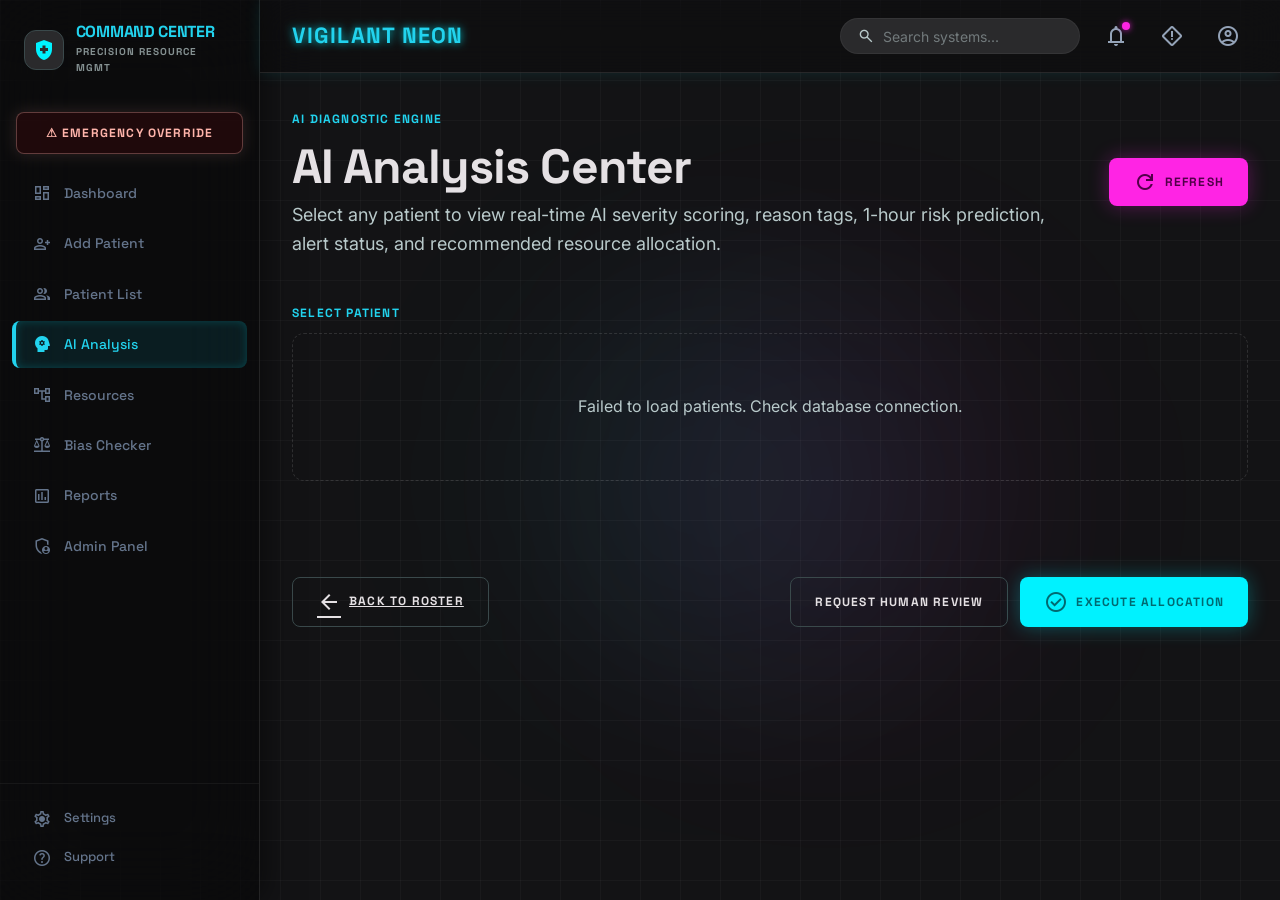
<file: ai-analysis.html>
<!DOCTYPE html>
<html lang="en">
<head>
    <meta charset="utf-8" />
    <meta name="viewport" content="width=device-width, initial-scale=1.0" />
    <title>AI Analysis — Vigilant Neon Command Center</title>
    <meta name="description" content="AI-powered diagnostic analysis with severity scoring, resource recommendations, reason tags, risk prediction, and clinical rationale." />
    <link rel="stylesheet" href="styles.css" />
    <link href="https://fonts.googleapis.com/css2?family=Material+Symbols+Outlined:wght,FILL@100..700,0..1&display=swap" rel="stylesheet" />
    <style>
        .ai-page{display:flex;flex-direction:column;gap:var(--space-lg);position:relative}
        .patient-selector{display:grid;grid-template-columns:repeat(auto-fill,minmax(260px,1fr));gap:var(--space-md)}
        .ps-card{padding:18px;border-radius:var(--radius-xl);background:rgba(255,255,255,.04);border:1px solid rgba(255,255,255,.08);cursor:pointer;transition:border-color .25s,box-shadow .25s,transform .15s}
        .ps-card:hover{border-color:rgba(0,242,255,.25);transform:translateY(-2px)}
        .ps-card.active{border-color:rgba(0,242,255,.5);box-shadow:0 0 24px rgba(0,242,255,.12)}
        .ps-card .ps-name{font-size:16px;font-weight:700;color:var(--on-surface)}
        .ps-card .ps-code{font-size:12px;color:var(--on-surface-variant);margin-top:4px;font-family:'Space Grotesk',sans-serif}
        .ps-card .ps-sev{margin-top:10px}
        .severity-pill,.reason-tag,.alert-pill{display:inline-flex;align-items:center;gap:6px;padding:5px 10px;border-radius:999px;font-size:11px;font-weight:700;letter-spacing:.06em;text-transform:uppercase}
        .severity-pill.critical,.reason-tag.critical{background:rgba(255,180,171,.12);border:1px solid rgba(255,180,171,.2);color:var(--error)}
        .severity-pill.moderate,.reason-tag.moderate{background:rgba(255,214,102,.12);border:1px solid rgba(255,214,102,.2);color:#ffd666}
        .severity-pill.stable,.reason-tag.stable{background:rgba(0,242,255,.1);border:1px solid rgba(0,242,255,.16);color:var(--primary-container)}
        .alert-pill.yes{background:rgba(255,80,80,.14);border:1px solid rgba(255,80,80,.25);color:#ff6b6b}
        .alert-pill.no{background:rgba(76,175,80,.12);border:1px solid rgba(76,175,80,.2);color:#6dd96f}
        .analysis-grid{display:grid;grid-template-columns:7fr 5fr;gap:var(--space-md)}
        .severity-card{border-color:rgba(255,36,228,.2);transition:border-color .4s}
        .severity-card:hover{border-color:rgba(255,36,228,.5)}
        .severity-score{font-family:'Space Grotesk',sans-serif;font-size:100px;font-weight:900;color:var(--secondary-container);line-height:1;text-shadow:0 0 30px rgba(255,36,228,.6);transition:transform .5s}
        .severity-card:hover .severity-score{transform:scale(1.05)}
        .right-col{display:flex;flex-direction:column;gap:var(--grid-gutter,16px)}
        .confidence-bar{width:100%;height:8px;background:var(--surface-container-highest);border-radius:4px;overflow:hidden}
        .confidence-fill{height:100%;background:linear-gradient(to right,var(--primary-fixed-dim),var(--primary-container));border-radius:4px;box-shadow:0 0 10px rgba(0,242,255,.5);transition:width .6s}
        .reason-tags-wrap{display:flex;flex-wrap:wrap;gap:8px;margin-top:12px}
        .risk-bar-wrap{margin-top:12px}
        .risk-bar-bg{width:100%;height:12px;background:rgba(255,255,255,.06);border-radius:6px;overflow:hidden}
        .risk-bar-fill{height:100%;border-radius:6px;transition:width .8s}
        .risk-bar-fill.high{background:linear-gradient(90deg,#ff4444,#ff6b6b)}
        .risk-bar-fill.moderate{background:linear-gradient(90deg,#ffa726,#ffd666)}
        .risk-bar-fill.low{background:linear-gradient(90deg,#66bb6a,#81c784)}
        .risk-bar-fill.minimal{background:linear-gradient(90deg,#00f2ff,#4dd0e1)}
        .rationale-item{display:flex;gap:14px;align-items:flex-start}
        .rationale-icon{width:36px;height:36px;border-radius:50%;display:flex;align-items:center;justify-content:center;flex-shrink:0}
        .rationale-icon.pink{background:rgba(255,36,228,.1);border:1px solid rgba(255,36,228,.3)}
        .rationale-icon.cyan{background:rgba(0,242,255,.1);border:1px solid rgba(0,242,255,.3)}
        .rationale-icon.purple{background:rgba(234,210,255,.1);border:1px solid rgba(234,210,255,.3)}
        .wave-bars{display:flex;align-items:flex-end;justify-content:space-between;gap:4px;width:100%;height:64px;opacity:.6}
        .wave-bars div{flex:1;border-radius:3px 3px 0 0}
        .empty-state{padding:60px 24px;text-align:center;color:var(--on-surface-variant);border:1px dashed rgba(255,255,255,.12);border-radius:var(--radius-lg)}
        @media(max-width:1100px){.analysis-grid{grid-template-columns:1fr}}
        @media(max-width:700px){.patient-selector{grid-template-columns:1fr}}
    </style>
</head>
<body>
    <div class="main-content" id="main-content">
        <main class="canvas ai-page" style="position:relative;">
            <div class="ambient-glow" style="top:25%;left:25%;width:400px;height:400px;background:rgba(0,242,255,.06);"></div>
            <div class="ambient-glow" style="bottom:25%;right:25%;width:400px;height:400px;background:rgba(255,36,228,.06);"></div>

            <section class="animate-fade-in" style="position:relative;z-index:10;">
                <div class="flex justify-between items-center" style="gap:16px;flex-wrap:wrap;">
                    <div>
                        <span class="label-caps text-cyan">AI Diagnostic Engine</span>
                        <h1 class="h1" style="margin-top:10px;">AI Analysis Center</h1>
                        <p class="body-lg text-muted" style="margin-top:8px;max-width:760px;">Select any patient to view real-time AI severity scoring, reason tags, 1-hour risk prediction, alert status, and recommended resource allocation.</p>
                    </div>
                    <button class="btn btn-secondary" id="btn-refresh" onclick="loadAllPatients()">
                        <span class="material-symbols-outlined">refresh</span> Refresh
                    </button>
                </div>
            </section>

            <section class="animate-fade-in" style="animation-delay:.1s;position:relative;z-index:10;">
                <div class="label-caps text-cyan" style="margin-bottom:14px;">Select Patient</div>
                <div class="patient-selector" id="patient-selector">
                    <div class="empty-state" style="grid-column:1/-1;">
                        <span class="material-symbols-outlined" style="font-size:32px;display:block;margin-bottom:10px;animation:spin 1s linear infinite;">sync</span>
                        Loading patients...
                    </div>
                </div>
            </section>

            <section id="analysis-section" style="display:none;position:relative;z-index:10;" class="animate-fade-in">
                <div id="analysis-content"></div>
            </section>

            <div class="flex justify-between mt-lg animate-fade-in" style="animation-delay:.3s;position:relative;z-index:10;">
                <a href="patient-list.html" class="btn btn-outline">
                    <span class="material-symbols-outlined">arrow_back</span> Back to Roster
                </a>
                <div class="flex gap-sm">
                    <button class="btn btn-outline" onclick="showToast('Human review requested','info')">Request Human Review</button>
                    <button class="btn btn-primary" id="btn-execute-allocation" onclick="executeAllocation()" disabled>
                        <span class="material-symbols-outlined">check_circle</span> Execute Allocation
                    </button>
                </div>
            </div>
        </main>
    </div>

    <script src="shared.js"></script>
    <script>
        buildNavigation('ai-analysis');

        let allPatients = [];
        let selectedPatientId = null;
        let currentAnalysis = null;

        // Check URL for patient_id
        const urlParams = new URLSearchParams(window.location.search);
        const urlPatientId = urlParams.get('patient_id');

        loadAllPatients();

        async function loadAllPatients() {
            const data = await apiFetch('get_patients.php');
            if (!data || !Array.isArray(data.patients)) {
                document.getElementById('patient-selector').innerHTML = '<div class="empty-state" style="grid-column:1/-1;">Failed to load patients. Check database connection.</div>';
                return;
            }
            allPatients = data.patients;
            renderPatientCards();

            if (urlPatientId && !selectedPatientId) {
                selectPatient(Number(urlPatientId));
            }
        }

        function renderPatientCards() {
            const container = document.getElementById('patient-selector');
            if (!allPatients.length) {
                container.innerHTML = '<div class="empty-state" style="grid-column:1/-1;">No patients found. Add patients first.</div>';
                return;
            }

            container.innerHTML = allPatients.map(p => {
                const sev = String(p.severity || 'stable').toLowerCase();
                const isActive = Number(p.id) === selectedPatientId;
                const o2 = p.oxygen_level ? p.oxygen_level + '%' : 'N/A';
                return `
                <div class="ps-card ${isActive ? 'active' : ''}" data-id="${p.id}" onclick="selectPatient(${p.id})">
                    <div class="ps-name">${escapeHtml(p.name)}</div>
                    <div class="ps-code">${escapeHtml(p.patient_code || 'PT-'+p.id)} · Age ${escapeHtml(p.age)} · ${p.gender === 'M' ? 'Male' : p.gender === 'F' ? 'Female' : 'Other'}</div>
                    <div class="ps-sev">
                        <span class="severity-pill ${sev}"><span class="material-symbols-outlined" style="font-size:13px;">${sev==='critical'?'warning':sev==='moderate'?'siren':'check_circle'}</span> ${sev.toUpperCase()}</span>
                        <span style="margin-left:8px;font-size:12px;color:var(--on-surface-variant);">SpO₂ ${o2}</span>
                    </div>
                </div>`;
            }).join('');
        }

        async function selectPatient(id) {
            selectedPatientId = id;
            renderPatientCards();

            const section = document.getElementById('analysis-section');
            const content = document.getElementById('analysis-content');
            section.style.display = 'block';
            content.innerHTML = '<div class="empty-state"><span class="material-symbols-outlined" style="font-size:32px;display:block;margin-bottom:10px;animation:spin 1s linear infinite;">sync</span>Running AI analysis...</div>';

            const data = await apiFetch(`ai_analyze.php?patient_id=${id}`);
            if (!data || !data.patient) {
                content.innerHTML = '<div class="empty-state">Analysis failed. Patient not found.</div>';
                return;
            }

            currentAnalysis = data;
            renderAnalysis(data);
            document.getElementById('btn-execute-allocation').disabled = false;
        }

        function renderAnalysis(data) {
            const p = data.patient;
            const ai = data.analysis;
            const expl = data.explanation;
            const content = document.getElementById('analysis-content');

            const sevClass = ai.severity || 'stable';
            const sevScore = typeof ai.severity_score === 'number' ? ai.severity_score.toFixed(1) : '--';
            const confidence = ai.confidence || 0;
            const reasonTags = Array.isArray(ai.reason_tags) ? ai.reason_tags : [];
            const risk = ai.predicted_risk || {};
            const riskPct = risk.risk_percent || 0;
            const riskLevel = (risk.risk_level || 'MINIMAL').toLowerCase();
            const alertTriggered = risk.alert_triggered || false;
            const markers = ai.rationale?.markers || [];

            // Build reason tags HTML
            const tagsHTML = reasonTags.map(t => `
                <span class="reason-tag ${t.severity}">
                    <span class="material-symbols-outlined" style="font-size:13px;">${t.icon}</span>
                    ${escapeHtml(t.label)}
                </span>
            `).join('');

            // Build rationale markers HTML
            const rationaleHTML = markers.map(m => {
                const colorMap = {pink:'255,36,228', cyan:'0,242,255', purple:'234,210,255'};
                const rgb = colorMap[m.color] || colorMap.cyan;
                return `
                <div class="rationale-item" style="margin-bottom:16px;">
                    <div class="rationale-icon ${m.color}">
                        <span class="material-symbols-outlined" style="font-size:16px;">${m.icon}</span>
                    </div>
                    <div>
                        <div style="font-weight:600;color:var(--on-surface);">${escapeHtml(m.title)}</div>
                        <div style="font-size:13px;color:var(--on-surface-variant);margin-top:4px;line-height:1.6;">${escapeHtml(m.detail)}</div>
                    </div>
                </div>`;
            }).join('');

            // Wave bars
            const scorePercent = (ai.severity_score / 10) * 100;
            const waveBars = [12.5,25,50,75,100,62.5,37.5].map((base,i) => {
                const h = Math.max(10, Math.min(100, scorePercent * (base/100) * 1.2));
                return `<div style="height:${h}%;background:rgba(255,36,228,${0.2 + (i*0.12)});${i===4?'box-shadow:0 0 10px rgba(255,36,228,.5);':''}"></div>`;
            }).join('');

            content.innerHTML = `
            <div style="margin-bottom:20px;">
                <div class="flex justify-between items-center" style="flex-wrap:wrap;gap:12px;">
                    <div>
                        <span class="label-caps text-cyan">Diagnostic Overview</span>
                        <h2 class="h2" style="margin-top:8px;">${escapeHtml(p.name)}</h2>
                        <p class="body-md text-muted" style="margin-top:6px;">Patient #${escapeHtml(p.patient_code||'PT-'+p.id)} · Age ${escapeHtml(p.age)} · ${p.gender==='M'?'Male':p.gender==='F'?'Female':'Other'}</p>
                    </div>
                    <div class="flex gap-sm" style="flex-wrap:wrap;">
                        <span class="alert-pill ${alertTriggered?'yes':'no'}">
                            <span class="material-symbols-outlined" style="font-size:14px;">${alertTriggered?'notifications_active':'notifications_off'}</span>
                            Alert triggered: ${alertTriggered?'YES':'NO'}
                        </span>
                        <span class="severity-pill ${sevClass}">
                            <span class="material-symbols-outlined" style="font-size:14px;">vital_signs</span>
                            ${sevClass.toUpperCase()}
                        </span>
                    </div>
                </div>
            </div>

            <div class="analysis-grid">
                <!-- Left: Severity Score -->
                <div class="glass-panel light-leak rounded-xl p-md severity-card">
                    <div style="display:flex;flex-direction:column;align-items:center;justify-content:center;min-height:340px;position:relative;">
                        <div class="flex items-center gap-sm label-caps text-muted" style="position:absolute;top:20px;left:20px;">
                            <span class="material-symbols-outlined text-pink">vital_signs</span>
                            AI ASSESSED SEVERITY
                        </div>
                        <div class="severity-score" style="margin-top:24px;">${sevScore}</div>
                        <span class="severity-pill ${sevClass}" style="margin-top:16px;padding:6px 20px;font-size:11px;">${sevClass.toUpperCase()} STATUS</span>
                        <div class="wave-bars" style="margin-top:40px;">${waveBars}</div>
                    </div>
                </div>

                <!-- Right Column -->
                <div class="right-col">
                    <!-- Action Required -->
                    <div class="glass-panel rounded-xl p-md" style="border-color:rgba(0,242,255,.2);position:relative;overflow:hidden;">
                        <h3 class="h3 flex items-center gap-sm mb-md">
                            <span class="material-symbols-outlined" style="color:var(--primary-container);">local_hospital</span>
                            Action Required
                        </h3>
                        <div style="background:rgba(19,19,21,.5);border-radius:var(--radius-md);padding:16px;border:1px solid rgba(255,255,255,.05);margin-bottom:16px;">
                            <div class="label-caps text-muted mb-sm">Recommended Resource</div>
                            <div class="h2" style="color:var(--primary-container);letter-spacing:-.02em;">${escapeHtml(ai.recommended_resource)}</div>
                            <div style="margin-top:8px;font-size:14px;color:var(--outline);display:flex;align-items:center;gap:6px;">
                                <span style="width:8px;height:8px;border-radius:50%;background:var(--primary-container);box-shadow:0 0 5px rgba(0,242,255,.8);display:inline-block;"></span>
                                ${p.resource_name ? 'Currently allocated: '+escapeHtml(p.resource_name) : 'Awaiting allocation'}
                            </div>
                        </div>
                        <div>
                            <div class="flex justify-between items-center mb-sm">
                                <span class="label-caps text-muted">Model Confidence</span>
                                <span class="h3" style="color:var(--primary-container);">${confidence}%</span>
                            </div>
                            <div class="confidence-bar"><div class="confidence-fill" style="width:${confidence}%;"></div></div>
                        </div>
                    </div>

                    <!-- Predicted Risk -->
                    <div class="glass-panel rounded-xl p-md" style="border-color:rgba(255,36,228,.15);">
                        <h3 class="h3 flex items-center gap-sm mb-md">
                            <span class="material-symbols-outlined" style="color:var(--secondary-container);">speed</span>
                            Predicted risk in next 1 hour
                        </h3>
                        <div style="display:flex;align-items:center;gap:16px;margin-bottom:12px;">
                            <div class="h1" style="color:${riskPct>=70?'var(--error)':riskPct>=40?'#ffd666':'var(--primary-container)'};">${riskPct}%</div>
                            <div>
                                <div style="font-weight:700;color:var(--on-surface);font-size:14px;text-transform:uppercase;">${risk.risk_level || 'N/A'} RISK</div>
                                <div style="font-size:13px;color:var(--on-surface-variant);margin-top:4px;">${escapeHtml(risk.risk_description || '')}</div>
                            </div>
                        </div>
                        <div class="risk-bar-wrap">
                            <div class="risk-bar-bg"><div class="risk-bar-fill ${riskLevel}" style="width:${riskPct}%;"></div></div>
                        </div>
                    </div>
                </div>
            </div>

            <!-- Reason Tags + Rationale -->
            <div style="display:grid;grid-template-columns:1fr 1fr;gap:var(--space-md);margin-top:var(--space-md);">
                <div class="glass-panel rounded-xl p-md">
                    <h3 class="h3 flex items-center gap-sm" style="border-bottom:1px solid rgba(255,255,255,.1);padding-bottom:14px;margin-bottom:16px;">
                        <span class="material-symbols-outlined" style="color:var(--primary-container);">label</span>
                        Reason Tags
                    </h3>
                    <div class="reason-tags-wrap">${tagsHTML || '<span class="text-muted">No reason tags generated.</span>'}</div>
                </div>

                <div class="glass-panel rounded-xl p-md">
                    <h3 class="h3 flex items-center gap-sm" style="border-bottom:1px solid rgba(255,255,255,.1);padding-bottom:14px;margin-bottom:16px;">
                        <span class="material-symbols-outlined" style="color:var(--tertiary-container);">troubleshoot</span>
                        AI Rationale
                    </h3>
                    <div>${rationaleHTML || '<div class="text-muted">No rationale markers available.</div>'}</div>
                </div>
            </div>

            ${expl ? `
            <div class="glass-panel rounded-xl p-md" style="margin-top:var(--space-md);border-color:rgba(234,210,255,.2);">
                <h3 class="h3 flex items-center gap-sm mb-md">
                    <span class="material-symbols-outlined" style="color:var(--tertiary-container);">auto_awesome</span>
                    AI Allocation Summary
                </h3>
                <p class="body-lg" style="color:var(--on-surface-variant);line-height:1.7;">${escapeHtml(expl.summary || '')}</p>
                ${expl.recommendation ? `<div style="margin-top:14px;padding:14px;background:rgba(19,19,21,.5);border-radius:var(--radius-md);border:1px solid rgba(255,255,255,.05);color:var(--on-surface-variant);font-size:14px;"><strong style="color:var(--primary-container);">Resource Justification:</strong> ${escapeHtml(expl.recommendation)}</div>` : ''}
            </div>` : ''}
            `;

            section.scrollIntoView({ behavior: 'smooth', block: 'start' });
        }

        async function executeAllocation() {
            if (!selectedPatientId) return;
            const btn = document.getElementById('btn-execute-allocation');
            btn.innerHTML = '<span class="material-symbols-outlined" style="animation:spin 1s linear infinite;">sync</span> Allocating...';
            btn.disabled = true;

            const result = await apiFetch('allocate_resource.php', {
                method: 'POST',
                body: JSON.stringify({ patient_id: selectedPatientId }),
            });

            if (result && result.status === 'success') {
                showToast(result.message, 'success');
                notifyAllocationUpdate();
                setTimeout(() => selectPatient(selectedPatientId), 1200);
            } else {
                showToast(result?.message || 'Allocation failed', 'error');
            }
            btn.innerHTML = '<span class="material-symbols-outlined">check_circle</span> Execute Allocation';
            btn.disabled = false;
        }
    </script>
</body>
</html>
</file>
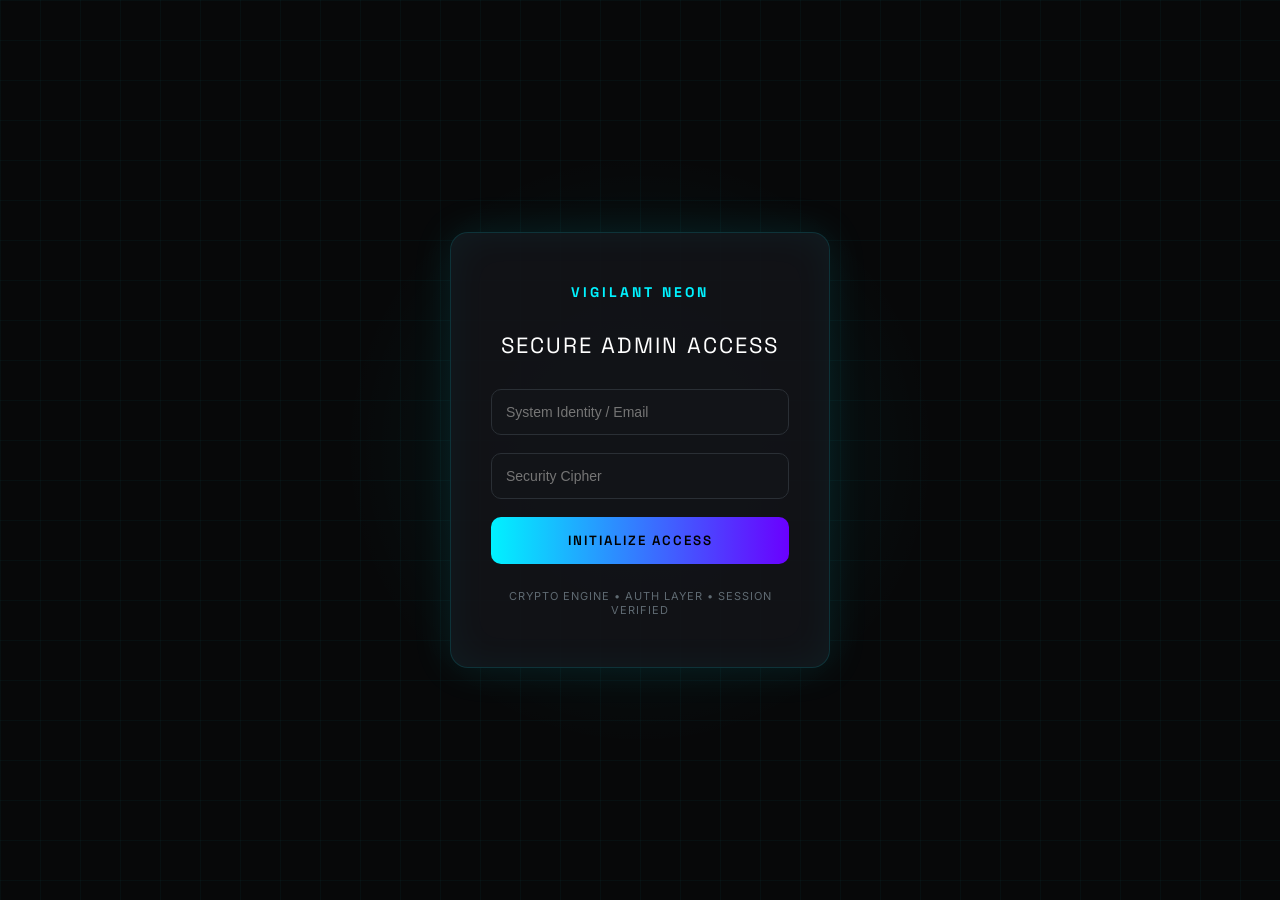
<file: login.html>
<!DOCTYPE html>
<html lang="en">
<head>
<meta charset="UTF-8">
<meta name="viewport" content="width=device-width, initial-scale=1.0">
<title>Vigilant Neon • Secure Access</title>

<link href="https://fonts.googleapis.com/css2?family=Space+Grotesk:wght@500;600;700&family=Inter:wght@400;500&display=swap" rel="stylesheet">

<style>
* {
    box-sizing: border-box;
}

body {
    margin: 0;
    font-family: 'Inter', sans-serif;
    background: #070809;
    color: #e5e1e4;
    height: 100vh;
    display: flex;
    justify-content: center;
    align-items: center;
    overflow: hidden;
}

/* subtle grid */
body::before {
    content: "";
    position: absolute;
    inset: 0;
    background:
        linear-gradient(rgba(0,242,255,0.03) 1px, transparent 1px),
        linear-gradient(90deg, rgba(0,242,255,0.03) 1px, transparent 1px);
    background-size: 40px 40px;
    z-index: -2;
    pointer-events: none;
}

/* radial accent */
body::after {
    content: "";
    position: absolute;
    width: 600px;
    height: 600px;
    background: radial-gradient(circle, rgba(0,242,255,0.08), transparent 70%);
    z-index: -1;
    pointer-events: none;
}

.login-container {
    width: 380px;
    padding: 50px 40px;
    background: rgba(18, 20, 24, 0.95);
    border-radius: 18px;
    border: 1px solid rgba(0, 242, 255, 0.15);
    box-shadow:
        0 0 40px rgba(0, 242, 255, 0.1),
        inset 0 0 40px rgba(0, 242, 255, 0.05);
}

.brand {
    text-align: center;
    font-family: 'Space Grotesk', sans-serif;
    font-weight: 700;
    letter-spacing: 3px;
    font-size: 14px;
    margin-bottom: 30px;
    color: #00f2ff;
}

.title {
    font-family: 'Space Grotesk', sans-serif;
    text-transform: uppercase;
    font-size: 22px;
    letter-spacing: 2px;
    margin-bottom: 30px;
    text-align: center;
    color: #ffffff;
}

.input-group {
    margin-bottom: 18px;
}

input {
    width: 100%;
    padding: 14px;
    background: #121418;
    border: 1px solid #2a2f35;
    border-radius: 10px;
    color: #ffffff;
    font-size: 14px;
    outline: none;
    transition: 0.3s;
}

input:focus {
    border-color: #00f2ff;
    box-shadow: 0 0 15px rgba(0,242,255,0.3);
}

button {
    width: 100%;
    padding: 15px;
    border-radius: 10px;
    border: none;
    font-family: 'Space Grotesk', sans-serif;
    text-transform: uppercase;
    letter-spacing: 2px;
    background: linear-gradient(90deg, #00f2ff, #6a00ff);
    color: #000;
    font-weight: 600;
    cursor: pointer;
    transition: 0.3s;
}

button:hover {
    transform: translateY(-2px);
    box-shadow: 0 0 25px rgba(0,242,255,0.5);
}

#errorMsg {
    margin-top: 15px;
    text-align: center;
    font-size: 13px;
    color: #ff6b6b;
}

.footer-note {
    margin-top: 25px;
    text-align: center;
    font-size: 11px;
    color: #5f6a72;
    letter-spacing: 1px;
}
</style>
</head>
<body>

<div class="login-container">
    <div class="brand">VIGILANT NEON</div>
    <div class="title">Secure Admin Access</div>

    <div class="input-group">
        <input type="email" id="email" placeholder="System Identity / Email">
    </div>

    <div class="input-group">
        <input type="password" id="password" placeholder="Security Cipher">
    </div>

    <button onclick="login()">Initialize Access</button>

    <div id="errorMsg"></div>

    <div class="footer-note">
        CRYPTO ENGINE • AUTH LAYER • SESSION VERIFIED
    </div>
</div>

<script>
async function login() {

    const email = document.getElementById("email").value;
    const password = document.getElementById("password").value;

    const res = await fetch("api/login.php", {
        method: "POST",
        headers: { "Content-Type": "application/json" },
        credentials: "include",
        body: JSON.stringify({ email, password })
    });

    const data = await res.json();

    if (data.status === "success") {
        window.location.href = "index.html";
    } else {
        document.getElementById("errorMsg").innerText = data.message;
    }
}
</script>

</body>
</html>
</file>
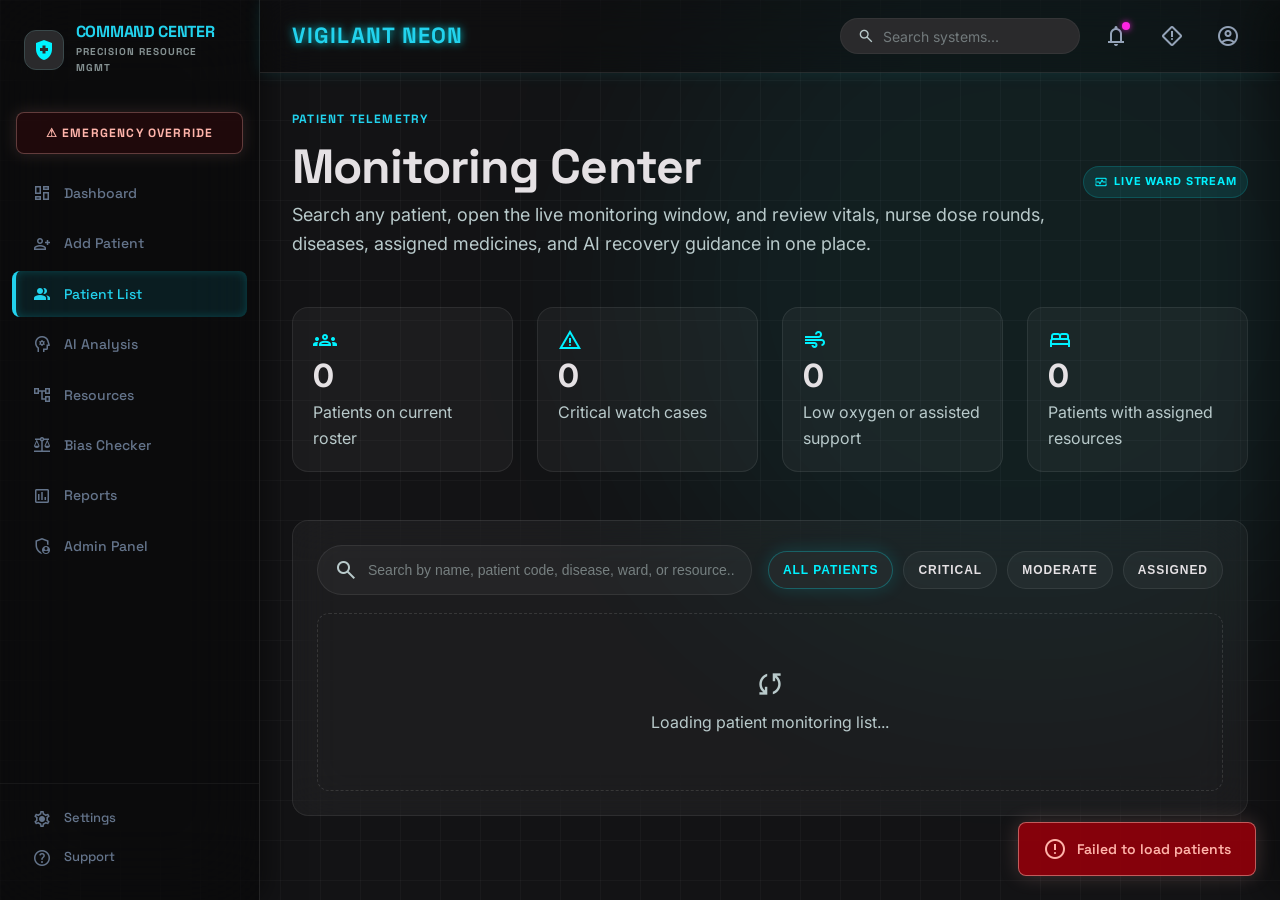
<file: patient-list.html>
<!DOCTYPE html>
<html lang="en">
<head>
    <meta charset="utf-8" />
    <meta name="viewport" content="width=device-width, initial-scale=1.0" />
    <title>Patient Monitoring - Vigilant Neon Command Center</title>
    <meta name="description" content="Search patients, monitor live vitals, review nurse doses, and open AI-assisted recovery guidance." />
    <link rel="stylesheet" href="styles.css" />
    <link href="https://fonts.googleapis.com/css2?family=Material+Symbols+Outlined:wght,FILL@100..700,0..1&display=swap" rel="stylesheet" />
    <style>
        .monitor-page {
            display: flex;
            flex-direction: column;
            gap: var(--space-lg);
            position: relative;
        }

        .overview-grid {
            display: grid;
            grid-template-columns: repeat(4, minmax(0, 1fr));
            gap: var(--space-md);
        }

        .overview-card,
        .monitor-shell,
        .monitoring-panel {
            background: rgba(255, 255, 255, 0.04);
            border: 1px solid rgba(255, 255, 255, 0.08);
            border-radius: var(--radius-xl);
            backdrop-filter: blur(24px);
        }

        .overview-card {
            padding: 20px;
            display: flex;
            flex-direction: column;
            gap: 8px;
        }

        .overview-card .material-symbols-outlined {
            color: var(--primary-container);
            font-size: 24px;
        }

        .overview-card strong {
            font-size: 32px;
            line-height: 1;
            color: var(--on-surface);
        }

        .toolbar {
            display: flex;
            align-items: center;
            justify-content: space-between;
            gap: 16px;
            margin-bottom: 18px;
        }

        .search-shell {
            display: flex;
            align-items: center;
            gap: 10px;
            flex: 1;
            min-width: 0;
            padding: 12px 16px;
            border-radius: 999px;
            border: 1px solid rgba(255, 255, 255, 0.08);
            background: rgba(255, 255, 255, 0.04);
        }

        .search-shell .material-symbols-outlined {
            color: var(--on-surface-variant);
        }

        .search-shell input {
            flex: 1;
            min-width: 0;
            border: none;
            outline: none;
            background: transparent;
            color: var(--on-surface);
            font-size: 14px;
        }

        .search-shell input::placeholder {
            color: rgba(185, 202, 203, 0.55);
        }

        .filter-row {
            display: flex;
            flex-wrap: wrap;
            gap: 10px;
        }

        .filter-chip {
            min-height: 38px;
            padding: 0 14px;
            border-radius: 999px;
            border: 1px solid rgba(255, 255, 255, 0.08);
            background: rgba(255, 255, 255, 0.04);
            color: var(--on-surface);
            font-size: 12px;
            font-weight: 700;
            letter-spacing: 0.08em;
            text-transform: uppercase;
            cursor: pointer;
            transition: border-color 0.2s ease, color 0.2s ease, box-shadow 0.2s ease;
        }

        .filter-chip.active {
            border-color: rgba(0, 242, 255, 0.28);
            color: var(--primary-container);
            box-shadow: 0 0 18px rgba(0, 242, 255, 0.15);
        }

        .monitor-shell {
            padding: var(--space-md);
        }

        .monitor-table {
            width: 100%;
            border-collapse: collapse;
            border-spacing: 0;
        }

        .monitor-table th {
            padding: 14px 12px;
            text-align: left;
            background: rgba(0, 242, 255, 0.08);
            color: var(--primary-container);
            border-bottom: 1px solid rgba(0, 242, 255, 0.16);
            font-size: 11px;
            text-transform: uppercase;
            letter-spacing: 0.08em;
        }

        .monitor-table td {
            padding: 16px 12px;
            border-bottom: 1px solid rgba(255, 255, 255, 0.05);
            vertical-align: middle;
        }

        .monitor-row {
            cursor: pointer;
            transition: background 0.2s ease;
        }

        .monitor-row:hover {
            background: rgba(255, 255, 255, 0.03);
        }

        .monitor-row.is-active {
            background: rgba(0, 242, 255, 0.06);
        }

        .patient-cell {
            display: flex;
            align-items: center;
            gap: 12px;
        }

        .patient-avatar {
            width: 42px;
            height: 42px;
            border-radius: 50%;
            display: flex;
            align-items: center;
            justify-content: center;
            background: rgba(255, 255, 255, 0.05);
            border: 1px solid rgba(255, 255, 255, 0.08);
            color: var(--primary-container);
            flex-shrink: 0;
        }

        .patient-meta strong {
            display: block;
            color: var(--on-surface);
            font-size: 16px;
        }

        .patient-meta span {
            display: block;
            margin-top: 4px;
            color: var(--on-surface-variant);
            font-size: 12px;
        }

        .severity-pill,
        .ward-pill,
        .mini-pill {
            display: inline-flex;
            align-items: center;
            gap: 6px;
            padding: 6px 10px;
            border-radius: 999px;
            font-size: 11px;
            font-weight: 700;
            letter-spacing: 0.08em;
            text-transform: uppercase;
        }

        .severity-pill.critical,
        .mini-pill.critical {
            background: rgba(255, 180, 171, 0.12);
            border: 1px solid rgba(255, 180, 171, 0.2);
            color: var(--error);
        }

        .severity-pill.moderate,
        .mini-pill.moderate {
            background: rgba(255, 214, 102, 0.12);
            border: 1px solid rgba(255, 214, 102, 0.2);
            color: #ffd666;
        }

        .severity-pill.stable,
        .mini-pill.stable {
            background: rgba(0, 242, 255, 0.1);
            border: 1px solid rgba(0, 242, 255, 0.16);
            color: var(--primary-container);
        }

        .ward-pill {
            background: rgba(255, 255, 255, 0.05);
            border: 1px solid rgba(255, 255, 255, 0.08);
            color: var(--on-surface);
        }

        .empty-state {
            padding: 54px 24px;
            text-align: center;
            color: var(--on-surface-variant);
            border: 1px dashed rgba(255, 255, 255, 0.12);
            border-radius: var(--radius-lg);
        }

        .backdrop {
            position: fixed;
            inset: 0;
            background: rgba(7, 8, 9, 0.74);
            opacity: 0;
            pointer-events: none;
            transition: opacity 0.24s ease;
            z-index: 80;
        }

        .backdrop.is-open {
            opacity: 1;
            pointer-events: auto;
        }

        .monitoring-panel {
            position: fixed;
            top: 0;
            right: 0;
            width: min(720px, 100vw);
            height: 100vh;
            padding: 28px;
            overflow-y: auto;
            transform: translateX(100%);
            transition: transform 0.28s ease;
            z-index: 90;
            box-shadow: -18px 0 40px rgba(0, 0, 0, 0.35);
        }

        .monitoring-panel.is-open {
            transform: translateX(0);
        }

        .panel-topbar {
            display: flex;
            align-items: flex-start;
            justify-content: space-between;
            gap: 16px;
            margin-bottom: 22px;
        }

        .close-panel {
            width: 44px;
            height: 44px;
            border-radius: 50%;
            border: 1px solid rgba(255, 255, 255, 0.08);
            background: rgba(255, 255, 255, 0.04);
            color: var(--on-surface);
            display: inline-flex;
            align-items: center;
            justify-content: center;
            cursor: pointer;
        }

        .live-alerts {
            display: flex;
            flex-wrap: wrap;
            gap: 10px;
            margin: 18px 0 24px;
        }

        .panel-grid,
        .vitals-grid,
        .detail-grid,
        .factor-grid {
            display: grid;
            gap: 16px;
        }

        .panel-grid {
            grid-template-columns: repeat(2, minmax(0, 1fr));
        }

        .vitals-grid {
            grid-template-columns: repeat(4, minmax(0, 1fr));
        }

        .detail-grid {
            grid-template-columns: repeat(2, minmax(0, 1fr));
        }

        .vital-card,
        .panel-card {
            padding: 18px;
            border-radius: var(--radius-lg);
            background: rgba(255, 255, 255, 0.03);
            border: 1px solid rgba(255, 255, 255, 0.07);
        }

        .vital-card strong {
            display: block;
            margin-top: 10px;
            font-size: 28px;
            line-height: 1;
        }

        .vital-card .subtext {
            margin-top: 8px;
            color: var(--on-surface-variant);
            font-size: 12px;
        }

        .panel-card h4 {
            font-size: 16px;
            margin-bottom: 12px;
            color: var(--on-surface);
        }

        .profile-list,
        .condition-list,
        .medication-list,
        .dose-log,
        .factor-grid {
            list-style: none;
            padding: 0;
            margin: 0;
        }

        .profile-list li,
        .condition-list li,
        .medication-list li {
            display: flex;
            align-items: flex-start;
            justify-content: space-between;
            gap: 12px;
            padding: 12px 0;
            border-bottom: 1px solid rgba(255, 255, 255, 0.05);
        }

        .profile-list li:last-child,
        .condition-list li:last-child,
        .medication-list li:last-child {
            border-bottom: none;
        }

        .dose-log li {
            padding: 14px 0;
            border-bottom: 1px solid rgba(255, 255, 255, 0.05);
        }

        .dose-log li:last-child {
            border-bottom: none;
        }

        .factor-grid {
            grid-template-columns: repeat(2, minmax(0, 1fr));
        }

        .factor-card {
            padding: 14px;
            border-radius: var(--radius-lg);
            background: rgba(255, 255, 255, 0.03);
            border: 1px solid rgba(255, 255, 255, 0.06);
        }

        .waveform {
            display: grid;
            grid-template-columns: repeat(24, minmax(0, 1fr));
            align-items: end;
            gap: 4px;
            height: 84px;
            margin-top: 16px;
        }

        .waveform span {
            display: block;
            border-radius: 999px;
            background: linear-gradient(180deg, rgba(0, 242, 255, 0.95), rgba(0, 242, 255, 0.16));
        }

        .panel-card .narrative {
            color: var(--on-surface-variant);
            line-height: 1.8;
        }

        @media (max-width: 1240px) {
            .overview-grid {
                grid-template-columns: repeat(2, minmax(0, 1fr));
            }
        }

        @media (max-width: 980px) {
            .toolbar {
                flex-direction: column;
                align-items: stretch;
            }

            .panel-grid,
            .detail-grid,
            .factor-grid,
            .vitals-grid {
                grid-template-columns: 1fr;
            }

            .monitor-shell {
                overflow-x: auto;
            }

            .monitor-table {
                min-width: 820px;
            }
        }

        @media (max-width: 720px) {
            .overview-grid {
                grid-template-columns: 1fr;
            }

            .monitoring-panel {
                width: 100vw;
                padding: 20px;
            }
        }
    </style>
</head>
<body>
    <div class="main-content" id="main-content">
        <main class="canvas monitor-page">
            <div class="ambient-glow" style="top: -20%; right: -12%; width: 760px; height: 760px; background: rgba(0, 242, 255, 0.05);"></div>

            <section class="animate-fade-in">
                <div class="flex justify-between items-center" style="gap: 18px; flex-wrap: wrap;">
                    <div>
                        <span class="label-caps text-cyan">Patient Telemetry</span>
                        <h1 class="h1" style="margin-top: 10px;">Monitoring Center</h1>
                        <p class="body-lg text-muted" style="margin-top: 8px; max-width: 760px;">Search any patient, open the live monitoring window, and review vitals, nurse dose rounds, diseases, assigned medicines, and AI recovery guidance in one place.</p>
                    </div>
                    <div class="severity-pill stable">
                        <span class="material-symbols-outlined" style="font-size: 14px;">monitor_heart</span>
                        Live ward stream
                    </div>
                </div>
            </section>

            <section class="overview-grid animate-fade-in" style="animation-delay: 0.1s;">
                <article class="overview-card">
                    <span class="material-symbols-outlined">groups</span>
                    <strong id="summary-total">0</strong>
                    <span class="text-muted">Patients on current roster</span>
                </article>
                <article class="overview-card">
                    <span class="material-symbols-outlined">warning</span>
                    <strong id="summary-critical">0</strong>
                    <span class="text-muted">Critical watch cases</span>
                </article>
                <article class="overview-card">
                    <span class="material-symbols-outlined">air</span>
                    <strong id="summary-oxygen">0</strong>
                    <span class="text-muted">Low oxygen or assisted support</span>
                </article>
                <article class="overview-card">
                    <span class="material-symbols-outlined">bed</span>
                    <strong id="summary-assigned">0</strong>
                    <span class="text-muted">Patients with assigned resources</span>
                </article>
            </section>

            <section class="monitor-shell animate-fade-in" style="animation-delay: 0.16s;">
                <div class="toolbar">
                    <label class="search-shell" for="patient-search">
                        <span class="material-symbols-outlined">search</span>
                        <input id="patient-search" type="text" placeholder="Search by name, patient code, disease, ward, or resource..." />
                    </label>
                    <div class="filter-row">
                        <button class="filter-chip active" data-filter="all">All patients</button>
                        <button class="filter-chip" data-filter="critical">Critical</button>
                        <button class="filter-chip" data-filter="moderate">Moderate</button>
                        <button class="filter-chip" data-filter="assigned">Assigned</button>
                    </div>
                </div>

                <div id="monitor-table-container">
                    <div class="empty-state">
                        <span class="material-symbols-outlined" style="font-size: 32px; display: block; margin-bottom: 10px;">sync</span>
                        Loading patient monitoring list...
                    </div>
                </div>
            </section>
        </main>
    </div>

    <div id="monitoring-backdrop" class="backdrop"></div>
    <aside id="monitoring-panel" class="monitoring-panel" aria-hidden="true">
        <div id="monitoring-panel-content">
            <div class="empty-state" style="padding: 72px 24px;">
                <span class="material-symbols-outlined" style="font-size: 36px; display: block; margin-bottom: 12px;">monitor_heart</span>
                Choose a patient from the list to open the monitoring window.
            </div>
        </div>
    </aside>

    <script src="shared.js"></script>
    <script>
        const NURSE_NAMES = ['Nurse A. Singh', 'Nurse R. Iyer', 'Nurse M. Khan', 'Nurse S. Roy'];
        const FILTERS = ['all', 'critical', 'moderate', 'assigned'];

        let allPatients = [];
        let activeFilter = 'all';
        let activeQuery = '';
        let activePatientId = null;
        let activeMonitorTimer = null;
        let activeMonitorState = null;
        let monitorRequestToken = 0;

        buildNavigation('patient-list');
        bindMonitoringEvents();
        loadPatients();
        setInterval(() => loadPatients(true), 25000);

        function bindMonitoringEvents() {
            document.getElementById('patient-search').addEventListener('input', (event) => {
                activeQuery = event.target.value.trim().toLowerCase();
                renderPatientTable();
            });

            document.querySelectorAll('.filter-chip').forEach((button) => {
                button.addEventListener('click', () => {
                    activeFilter = button.dataset.filter || 'all';
                    document.querySelectorAll('.filter-chip').forEach((chip) => chip.classList.remove('active'));
                    button.classList.add('active');
                    renderPatientTable();
                });
            });

            document.getElementById('monitoring-backdrop').addEventListener('click', closeMonitoringPanel);
        }

        async function loadPatients(silent = false) {
            const data = await apiFetch('get_patients.php');
            if (!data || !Array.isArray(data.patients)) {
                if (!silent) {
                    showToast(data?.message || 'Failed to load patients', 'error');
                }
                return;
            }

            allPatients = data.patients;
            updateOverviewCards();
            renderPatientTable();
        }

        function updateOverviewCards() {
            const criticalCount = allPatients.filter((patient) => normalizeSeverity(patient) === 'critical').length;
            const oxygenCount = allPatients.filter((patient) => getBaseVitals(patient).spo2 <= 92).length;
            const assignedCount = allPatients.filter((patient) => Boolean(patient.assigned_resource)).length;

            document.getElementById('summary-total').textContent = String(allPatients.length);
            document.getElementById('summary-critical').textContent = String(criticalCount);
            document.getElementById('summary-oxygen').textContent = String(oxygenCount);
            document.getElementById('summary-assigned').textContent = String(assignedCount);
        }

        function normalizeSeverity(patient) {
            const value = String(patient?.severity || '').toLowerCase();
            if (value === 'critical' || value === 'high') {
                return 'critical';
            }
            if (value === 'moderate') {
                return 'moderate';
            }
            return 'stable';
        }

        function getSeverityMeta(patient) {
            const severity = normalizeSeverity(patient);
            if (severity === 'critical') {
                return { key: 'critical', label: 'Critical', icon: 'warning' };
            }
            if (severity === 'moderate') {
                return { key: 'moderate', label: 'Moderate', icon: 'siren' };
            }
            return { key: 'stable', label: 'Stable', icon: 'check_circle' };
        }

        function getBaseVitals(patient) {
            const severity = normalizeSeverity(patient);
            const seed = Number(patient?.id || 1);
            const providedSpo2 = Number(patient?.oxygen_level || 0);
            const spo2 = providedSpo2 > 0 ? providedSpo2 : (severity === 'critical' ? 88 : severity === 'moderate' ? 94 : 98);
            const heartRate = severity === 'critical' ? 116 + (seed % 6) : severity === 'moderate' ? 96 + (seed % 5) : 76 + (seed % 4);
            const respiratoryRate = severity === 'critical' ? 28 : severity === 'moderate' ? 22 : 16;
            const temperature = symptomIncludes(patient, ['fever', 'infection']) ? 100.9 : (severity === 'critical' ? 99.4 : 98.4);
            const systolic = severity === 'critical' ? 94 + (seed % 5) : severity === 'moderate' ? 108 + (seed % 6) : 118 + (seed % 5);
            const diastolic = severity === 'critical' ? 58 + (seed % 4) : severity === 'moderate' ? 68 + (seed % 4) : 76 + (seed % 3);

            return {
                spo2,
                heartRate,
                respiratoryRate,
                temperature,
                bloodPressure: `${systolic}/${diastolic}`,
            };
        }

        function symptomIncludes(patient, keywords) {
            const symptoms = String(patient?.symptoms || '').toLowerCase();
            return keywords.some((keyword) => symptoms.includes(keyword));
        }

        function getPatientDisplayResource(patient) {
            return patient.assigned_resource || patient.resource_name || patient.allocation || 'Awaiting assignment';
        }

        function getPatientWard(patient) {
            return patient.resource_ward || patient.ward || 'Observation Ward';
        }

        function getFilteredPatients() {
            return allPatients.filter((patient) => {
                const severity = normalizeSeverity(patient);
                const haystack = [
                    patient.name,
                    patient.patient_code,
                    patient.symptoms,
                    patient.assigned_resource,
                    patient.allocation,
                    patient.ward,
                    patient.status,
                ].join(' ').toLowerCase();

                const matchesQuery = !activeQuery || haystack.includes(activeQuery);
                if (!matchesQuery) {
                    return false;
                }

                if (activeFilter === 'critical') {
                    return severity === 'critical';
                }
                if (activeFilter === 'moderate') {
                    return severity === 'moderate';
                }
                if (activeFilter === 'assigned') {
                    return Boolean(patient.assigned_resource);
                }

                return true;
            });
        }

        function renderPatientTable() {
            const patients = getFilteredPatients();
            const container = document.getElementById('monitor-table-container');

            if (!patients.length) {
                container.innerHTML = `
                    <div class="empty-state">
                        <span class="material-symbols-outlined" style="font-size: 32px; display: block; margin-bottom: 10px;">search_off</span>
                        No patients match the current search and filter.
                    </div>
                `;
                return;
            }

            container.innerHTML = `
                <table class="monitor-table">
                    <thead>
                        <tr>
                            <th>Patient</th>
                            <th>Severity</th>
                            <th>Live Snapshot</th>
                            <th>Assigned Resource</th>
                            <th>Ward</th>
                        </tr>
                    </thead>
                    <tbody>
                        ${patients.map((patient) => renderPatientRow(patient)).join('')}
                    </tbody>
                </table>
            `;

            container.querySelectorAll('.monitor-row').forEach((row) => {
                row.addEventListener('click', () => {
                    openMonitoringPanel(Number(row.dataset.patientId));
                });
            });
        }

        function renderPatientRow(patient) {
            const severity = getSeverityMeta(patient);
            const vitals = getBaseVitals(patient);
            const isActive = Number(patient.id) === activePatientId;

            return `
                <tr class="monitor-row ${isActive ? 'is-active' : ''}" data-patient-id="${patient.id}">
                    <td>
                        <div class="patient-cell">
                            <div class="patient-avatar">
                                <span class="material-symbols-outlined">person</span>
                            </div>
                            <div class="patient-meta">
                                <strong>${escapeHtml(patient.name)}</strong>
                                <span>${escapeHtml(patient.patient_code || `PT-${patient.id}`)} | Age ${escapeHtml(patient.age)}</span>
                            </div>
                        </div>
                    </td>
                    <td>
                        <span class="severity-pill ${severity.key}">
                            <span class="material-symbols-outlined" style="font-size: 14px;">${severity.icon}</span>
                            ${severity.label}
                        </span>
                    </td>
                    <td>
                        <div style="display: flex; flex-direction: column; gap: 6px;">
                            <span class="mini-pill ${severity.key}">HR ${vitals.heartRate} BPM</span>
                            <span class="mini-pill ${vitals.spo2 <= 92 ? 'critical' : vitals.spo2 <= 95 ? 'moderate' : 'stable'}">O2 ${vitals.spo2}%</span>
                        </div>
                    </td>
                    <td>${escapeHtml(getPatientDisplayResource(patient))}</td>
                    <td><span class="ward-pill">${escapeHtml(getPatientWard(patient))}</span></td>
                </tr>
            `;
        }

        async function openMonitoringPanel(patientId) {
            const selectedPatient = allPatients.find((patient) => Number(patient.id) === Number(patientId));
            if (!selectedPatient) {
                return;
            }

            activePatientId = patientId;
            renderPatientTable();
            clearMonitorTimer();

            const backdrop = document.getElementById('monitoring-backdrop');
            const panel = document.getElementById('monitoring-panel');
            const content = document.getElementById('monitoring-panel-content');

            backdrop.classList.add('is-open');
            panel.classList.add('is-open');
            panel.setAttribute('aria-hidden', 'false');
            document.body.style.overflow = 'hidden';

            content.innerHTML = `
                <div class="empty-state" style="padding: 72px 24px;">
                    <span class="material-symbols-outlined" style="font-size: 36px; display: block; margin-bottom: 12px; animation: spin 1s linear infinite;">sync</span>
                    Loading live monitoring data for ${escapeHtml(selectedPatient.name)}...
                </div>
            `;

            const token = ++monitorRequestToken;
            const analysisPayload = {
                name: selectedPatient.name,
                age: selectedPatient.age,
                gender: selectedPatient.gender,
                symptoms: selectedPatient.symptoms || 'No symptoms recorded',
                oxygen_level: selectedPatient.oxygen_level || '',
                allocation: selectedPatient.allocation || '',
            };

            const [patientResult, aiResult, narrativeResult] = await Promise.all([
                apiFetch(`get_patient.php?id=${patientId}`),
                apiFetch(`ai_analyze.php?patient_id=${patientId}`),
                analyzePatient(analysisPayload),
            ]);

            if (token !== monitorRequestToken) {
                return;
            }

            const mergedPatient = {
                ...selectedPatient,
                ...(patientResult?.patient || {}),
            };

            const profile = buildMonitoringProfile(mergedPatient, aiResult, narrativeResult);
            activeMonitorState = profile;
            renderMonitoringProfile(profile);
            startMonitorTimer();
        }

        function closeMonitoringPanel() {
            activePatientId = null;
            clearMonitorTimer();
            document.getElementById('monitoring-backdrop').classList.remove('is-open');
            document.getElementById('monitoring-panel').classList.remove('is-open');
            document.getElementById('monitoring-panel').setAttribute('aria-hidden', 'true');
            document.body.style.overflow = '';
            renderPatientTable();
        }

        function buildMonitoringProfile(patient, aiResult, narrativeResult) {
            const baseVitals = getBaseVitals(patient);
            const severity = getSeverityMeta(patient);
            const conditions = inferConditions(patient);
            const medications = inferMedications(patient, severity.key);
            const doseLog = buildDoseLog(patient, medications);
            const prognosis = predictRecovery(patient, aiResult?.analysis);
            const factors = Array.isArray(aiResult?.explanation?.factors) ? aiResult.explanation.factors : [];
            const aiNarrative = narrativeResult?.explanation || aiResult?.explanation?.summary || 'AI narrative is not available for this patient yet.';
            const alertTags = buildAlertTags(patient, baseVitals, severity.key);
            const liveVitals = createLiveVitals(patient, baseVitals);

            return {
                patient,
                severity,
                baseVitals,
                liveVitals,
                conditions,
                medications,
                doseLog,
                prognosis,
                factors,
                aiNarrative,
                aiSummary: aiResult?.explanation?.summary || 'Allocation summary not available.',
                recommendedResource: aiResult?.analysis?.recommended_resource || patient.allocation || patient.assigned_resource || 'General Bed',
                aiConfidence: aiResult?.analysis?.confidence || 92,
                severityScore: aiResult?.analysis?.severity_score || (severity.key === 'critical' ? 9 : severity.key === 'moderate' ? 6 : 3),
                alertTags,
                lastUpdated: new Date(),
            };
        }

        function inferConditions(patient) {
            const symptoms = String(patient.symptoms || '').toLowerCase();
            const conditions = [];

            if (symptoms.includes('chest') || symptoms.includes('cardiac') || symptoms.includes('arrhythm')) {
                conditions.push('Cardiac instability under telemetry review');
            }
            if (symptoms.includes('cough') || symptoms.includes('breath') || symptoms.includes('oxygen') || symptoms.includes('respir')) {
                conditions.push('Respiratory compromise and oxygenation watch');
            }
            if (symptoms.includes('fever') || symptoms.includes('infection')) {
                conditions.push('Possible infectious process with fever monitoring');
            }
            if (symptoms.includes('trauma') || symptoms.includes('fracture') || symptoms.includes('injury')) {
                conditions.push('Trauma recovery and pain management');
            }
            if (symptoms.includes('surgery') || symptoms.includes('post-op') || symptoms.includes('post operative')) {
                conditions.push('Post-operative observation pathway');
            }

            if (!conditions.length) {
                conditions.push('Active inpatient observation for mixed symptoms');
            }

            return conditions.slice(0, 3);
        }

        function inferMedications(patient, severityKey) {
            const symptoms = String(patient.symptoms || '').toLowerCase();
            const medicines = [];

            if (symptoms.includes('cough') || symptoms.includes('breath') || symptoms.includes('respir')) {
                medicines.push('Oxygen therapy support');
                medicines.push('Nebulizer respiratory pathway');
            }
            if (symptoms.includes('fever') || symptoms.includes('infection')) {
                medicines.push('Antibiotic review round');
                medicines.push('Antipyretic support');
            }
            if (symptoms.includes('chest') || symptoms.includes('cardiac')) {
                medicines.push('Cardiac monitoring protocol');
                medicines.push('Anticoagulant review');
            }
            if (symptoms.includes('pain') || symptoms.includes('trauma') || symptoms.includes('surgery')) {
                medicines.push('Pain management support');
            }

            medicines.push('IV fluid maintenance');

            if (severityKey === 'critical') {
                medicines.push('Critical care escalation pack');
            }

            return [...new Set(medicines)].slice(0, 5);
        }

        function buildDoseLog(patient, medications) {
            const now = new Date();
            const entries = [];

            for (let index = 0; index < 4; index += 1) {
                const minutesAgo = 180 - (index * 42) + (Number(patient.id) % 9);
                const loggedAt = new Date(now.getTime() - minutesAgo * 60000);
                entries.push({
                    time: formatTime(loggedAt),
                    nurse: NURSE_NAMES[(Number(patient.id) + index) % NURSE_NAMES.length],
                    medicine: medications[index % medications.length],
                    note: index === 3 ? 'Round currently under review in monitoring station.' : 'Completed nurse administration and patient response logged.',
                });
            }

            return entries;
        }

        function predictRecovery(patient, analysis) {
            const severity = normalizeSeverity(patient);
            const age = Number(patient.age || 0);
            const spo2 = getBaseVitals(patient).spo2;
            let eta = '24-48 hours';
            let confidence = 88;

            if (severity === 'critical') {
                eta = spo2 <= 88 ? '5-8 days' : '3-5 days';
                confidence = 82;
            } else if (severity === 'moderate') {
                eta = age >= 60 ? '3-4 days' : '2-3 days';
                confidence = 86;
            }

            if (analysis && Number(analysis.severity_score || 0) >= 8) {
                eta = '4-7 days';
            }

            const summary = severity === 'critical'
                ? 'Close observation is still required before stepping down from high-acuity care.'
                : severity === 'moderate'
                    ? 'Recovery is trending in the right direction with continued monitoring and medication rounds.'
                    : 'Current telemetry suggests a stable recovery trajectory if vitals remain steady.';

            return { eta, confidence, summary };
        }

        function buildAlertTags(patient, vitals, severityKey) {
            const tags = [];

            if (severityKey === 'critical') {
                tags.push({ label: 'Critical watch', tone: 'critical', icon: 'warning' });
            }
            if (vitals.spo2 <= 92) {
                tags.push({ label: 'Low O2', tone: 'critical', icon: 'air' });
            }
            if (!patient.assigned_resource) {
                tags.push({ label: 'No fixed bed', tone: 'moderate', icon: 'bed' });
            }
            if (patient.assigned_resource) {
                tags.push({ label: 'Resource linked', tone: 'stable', icon: 'check_circle' });
            }

            return tags;
        }

        function createLiveVitals(patient, baseVitals) {
            return {
                tick: 0,
                seed: Number(patient.id || 1),
                heartRate: baseVitals.heartRate,
                spo2: baseVitals.spo2,
                respiratoryRate: baseVitals.respiratoryRate,
                temperature: baseVitals.temperature,
                bloodPressure: baseVitals.bloodPressure,
                waveform: createWaveformHeights(Number(patient.id || 1), baseVitals.heartRate),
            };
        }

        function createWaveformHeights(seed, heartRate) {
            return Array.from({ length: 24 }, (_, index) => {
                const swing = Math.sin((index + seed) / 2) * 18;
                const pulse = index % 6 === 0 ? 34 : 14;
                return Math.max(10, Math.min(74, Math.round((heartRate / 2.6) + swing + pulse)));
            });
        }

        function advanceLiveVitals() {
            if (!activeMonitorState) {
                return;
            }

            const state = activeMonitorState.liveVitals;
            state.tick += 1;
            const drift = Math.sin((state.tick + state.seed) / 2.5);
            state.heartRate = clamp(Math.round(activeMonitorState.baseVitals.heartRate + drift * 3), 58, 148);
            state.spo2 = clamp(Math.round(activeMonitorState.baseVitals.spo2 + Math.cos((state.tick + state.seed) / 3.2)), 78, 100);
            state.respiratoryRate = clamp(Math.round(activeMonitorState.baseVitals.respiratoryRate + Math.sin((state.tick + state.seed) / 3.8)), 12, 34);
            state.temperature = (activeMonitorState.baseVitals.temperature + (Math.sin((state.tick + state.seed) / 4.6) * 0.2)).toFixed(1);

            const basePressure = activeMonitorState.baseVitals.bloodPressure.split('/').map((value) => Number(value));
            const systolic = clamp(basePressure[0] + Math.round(drift * 2), 88, 148);
            const diastolic = clamp(basePressure[1] + Math.round(Math.cos((state.tick + state.seed) / 3.1)), 52, 92);
            state.bloodPressure = `${systolic}/${diastolic}`;
            state.waveform = createWaveformHeights(state.seed + state.tick, state.heartRate);
            activeMonitorState.lastUpdated = new Date();

            updateLiveVitalDom();
        }

        function renderMonitoringProfile(profile) {
            const patient = profile.patient;
            const content = document.getElementById('monitoring-panel-content');
            const conditionsMarkup = profile.conditions.map((condition) => `<li><span>${escapeHtml(condition)}</span><span class="text-muted">Active</span></li>`).join('');
            const medicationsMarkup = profile.medications.map((medicine) => `<li><span>${escapeHtml(medicine)}</span><span class="text-muted">Allocated</span></li>`).join('');
            const doseMarkup = profile.doseLog.map((entry) => `
                <li>
                    <div style="display: flex; align-items: center; justify-content: space-between; gap: 12px;">
                        <strong>${escapeHtml(entry.time)}</strong>
                        <span class="text-muted">${escapeHtml(entry.nurse)}</span>
                    </div>
                    <div style="margin-top: 6px; color: var(--on-surface);">${escapeHtml(entry.medicine)}</div>
                    <div style="margin-top: 4px; color: var(--on-surface-variant); font-size: 13px;">${escapeHtml(entry.note)}</div>
                </li>
            `).join('');
            const factorsMarkup = profile.factors.length
                ? profile.factors.map((factor) => `
                    <div class="factor-card">
                        <div class="label-caps text-cyan">${escapeHtml(factor.title || 'AI Factor')}</div>
                        <p style="margin-top: 8px; color: var(--on-surface-variant); line-height: 1.7;">${escapeHtml(factor.detail || 'Monitoring factor recorded.')}</p>
                    </div>
                `).join('')
                : '<div class="factor-card"><div class="label-caps text-cyan">AI Factor</div><p style="margin-top: 8px; color: var(--on-surface-variant); line-height: 1.7;">No stored rationale markers were found for this patient, so live narrative guidance is being used.</p></div>';
            const alertsMarkup = profile.alertTags.map((tag) => `
                <span class="mini-pill ${tag.tone}">
                    <span class="material-symbols-outlined" style="font-size: 14px;">${tag.icon}</span>
                    ${escapeHtml(tag.label)}
                </span>
            `).join('');

            content.innerHTML = `
                <div class="panel-topbar">
                    <div>
                        <span class="label-caps text-cyan">Patient Monitoring Window</span>
                        <h2 class="h2" style="margin-top: 10px;">${escapeHtml(patient.name)}</h2>
                        <p class="body-md text-muted" style="margin-top: 8px;">${escapeHtml(patient.patient_code || `PT-${patient.id}`)} | ${escapeHtml(getPatientWard(patient))} | Assigned: ${escapeHtml(getPatientDisplayResource(patient))}</p>
                    </div>
                    <button class="close-panel" id="close-monitoring-panel" aria-label="Close monitoring panel">
                        <span class="material-symbols-outlined">close</span>
                    </button>
                </div>

                <div style="display: flex; align-items: center; gap: 10px; flex-wrap: wrap;">
                    <span class="severity-pill ${profile.severity.key}">
                        <span class="material-symbols-outlined" style="font-size: 14px;">${profile.severity.icon}</span>
                        ${profile.severity.label}
                    </span>
                    <span class="ward-pill">${escapeHtml(patient.gender || 'Unknown')}</span>
                    <span class="ward-pill">Age ${escapeHtml(patient.age)}</span>
                    <span class="ward-pill">Status ${escapeHtml(String(patient.status || 'admitted').toUpperCase())}</span>
                </div>

                <div class="live-alerts">${alertsMarkup}</div>

                <div class="vitals-grid">
                    <article class="vital-card">
                        <span class="label-caps text-cyan">Heart Rate</span>
                        <strong id="live-heart-rate">${profile.liveVitals.heartRate} BPM</strong>
                        <div class="subtext">Continuous bedside monitor</div>
                    </article>
                    <article class="vital-card">
                        <span class="label-caps text-cyan">O2 Level</span>
                        <strong id="live-spo2">${profile.liveVitals.spo2}%</strong>
                        <div class="subtext">SpO2 saturation stream</div>
                    </article>
                    <article class="vital-card">
                        <span class="label-caps text-cyan">Respiration</span>
                        <strong id="live-resp">${profile.liveVitals.respiratoryRate} /min</strong>
                        <div class="subtext">Respiratory rate trend</div>
                    </article>
                    <article class="vital-card">
                        <span class="label-caps text-cyan">Blood Pressure</span>
                        <strong id="live-bp">${profile.liveVitals.bloodPressure}</strong>
                        <div class="subtext">Auto cuff and telemetry estimate</div>
                    </article>
                </div>

                <article class="panel-card" style="margin-top: 16px;">
                    <div class="flex justify-between items-center" style="gap: 12px; flex-wrap: wrap;">
                        <h4>Live Vital Waveform</h4>
                        <span id="live-updated-at" class="text-muted" style="font-size: 12px;">Updated ${formatTime(profile.lastUpdated)}</span>
                    </div>
                    <div class="waveform" id="live-waveform">
                        ${profile.liveVitals.waveform.map((height) => `<span style="height: ${height}px;"></span>`).join('')}
                    </div>
                </article>

                <div class="panel-grid" style="margin-top: 16px;">
                    <article class="panel-card">
                        <h4>Patient Snapshot</h4>
                        <ul class="profile-list">
                            <li><span>Ward</span><strong>${escapeHtml(getPatientWard(patient))}</strong></li>
                            <li><span>Assigned Resource</span><strong>${escapeHtml(getPatientDisplayResource(patient))}</strong></li>
                            <li><span>Recorded Symptoms</span><strong>${escapeHtml(patient.symptoms || 'No symptoms recorded')}</strong></li>
                            <li><span>Latest Allocation Time</span><strong>${escapeHtml(patient.allocation_time || 'Awaiting update')}</strong></li>
                        </ul>
                    </article>
                    <article class="panel-card">
                        <h4>Diseases And Active Concerns</h4>
                        <ul class="condition-list">${conditionsMarkup}</ul>
                    </article>
                </div>

                <div class="detail-grid" style="margin-top: 16px;">
                    <article class="panel-card">
                        <h4>Assigned Medicine</h4>
                        <ul class="medication-list">${medicationsMarkup}</ul>
                    </article>
                    <article class="panel-card">
                        <h4>Nurse Dose Rounds</h4>
                        <ul class="dose-log">${doseMarkup}</ul>
                    </article>
                </div>

                <div class="detail-grid" style="margin-top: 16px;">
                    <article class="panel-card">
                        <h4>AI Recovery Prediction</h4>
                        <ul class="profile-list">
                            <li><span>Severity Score</span><strong>${escapeHtml(String(profile.severityScore))} / 10</strong></li>
                            <li><span>AI Confidence</span><strong>${escapeHtml(String(profile.aiConfidence))}%</strong></li>
                            <li><span>Predicted Recovery Time</span><strong>${escapeHtml(profile.prognosis.eta)}</strong></li>
                            <li><span>Recommended Resource</span><strong>${escapeHtml(profile.recommendedResource)}</strong></li>
                        </ul>
                        <p class="body-md text-muted" style="margin-top: 12px;">${escapeHtml(profile.prognosis.summary)}</p>
                    </article>
                    <article class="panel-card">
                        <h4>AI Analysis</h4>
                        <div class="narrative">${formatAiExplanationHtml(profile.aiNarrative)}</div>
                        <p class="body-md text-muted" style="margin-top: 14px;">${escapeHtml(profile.aiSummary)}</p>
                    </article>
                </div>

                <article class="panel-card" style="margin-top: 16px;">
                    <h4>AI Rationale Factors</h4>
                    <div class="factor-grid">${factorsMarkup}</div>
                </article>
            `;

            document.getElementById('close-monitoring-panel').addEventListener('click', closeMonitoringPanel);
        }

        function updateLiveVitalDom() {
            if (!activeMonitorState) {
                return;
            }

            const vitals = activeMonitorState.liveVitals;
            const heart = document.getElementById('live-heart-rate');
            const spo2 = document.getElementById('live-spo2');
            const resp = document.getElementById('live-resp');
            const bp = document.getElementById('live-bp');
            const updatedAt = document.getElementById('live-updated-at');
            const waveform = document.getElementById('live-waveform');

            if (!heart || !spo2 || !resp || !bp || !updatedAt || !waveform) {
                return;
            }

            heart.textContent = `${vitals.heartRate} BPM`;
            spo2.textContent = `${vitals.spo2}%`;
            resp.textContent = `${vitals.respiratoryRate} /min`;
            bp.textContent = vitals.bloodPressure;
            updatedAt.textContent = `Updated ${formatTime(activeMonitorState.lastUpdated)}`;
            waveform.innerHTML = vitals.waveform.map((height) => `<span style="height: ${height}px;"></span>`).join('');
        }

        function startMonitorTimer() {
            clearMonitorTimer();
            activeMonitorTimer = window.setInterval(advanceLiveVitals, 2200);
        }

        function clearMonitorTimer() {
            if (activeMonitorTimer) {
                window.clearInterval(activeMonitorTimer);
                activeMonitorTimer = null;
            }
        }

        function clamp(value, min, max) {
            return Math.min(max, Math.max(min, value));
        }

        function formatTime(dateInput) {
            const date = dateInput instanceof Date ? dateInput : new Date(dateInput);
            return date.toLocaleTimeString([], { hour: '2-digit', minute: '2-digit' });
        }
    </script>
</body>
</html>
</file>
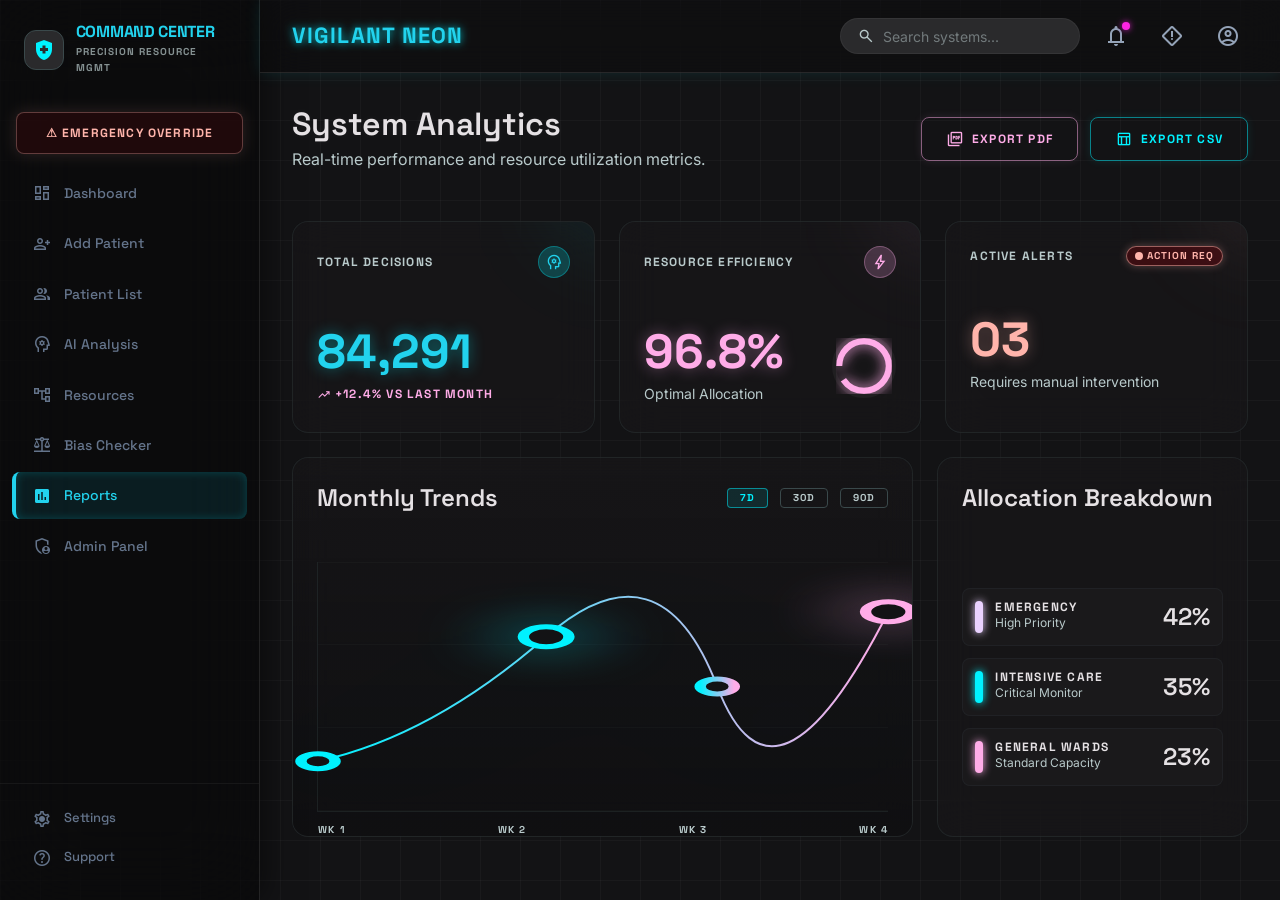
<file: reports.html>
<!DOCTYPE html>
<html lang="en">
<head>
    <meta charset="utf-8" />
    <meta name="viewport" content="width=device-width, initial-scale=1.0" />
    <title>Reports — Vigilant Neon Command Center</title>
    <meta name="description" content="System analytics and performance reports — AI decisions, resource efficiency, and critical incident tracking." />
    <link rel="stylesheet" href="styles.css" />
    <link href="https://fonts.googleapis.com/css2?family=Material+Symbols+Outlined:wght,FILL@100..700,0..1&display=swap" rel="stylesheet" />
    <style>
        .stat-card {
            background: rgba(28, 27, 29, 0.4);
            backdrop-filter: blur(20px);
            border: 1px solid rgba(58, 73, 75, 0.3);
            border-radius: var(--radius-xl);
            padding: var(--space-md);
            position: relative;
            overflow: hidden;
            transition: border-color 0.5s;
        }
        .stat-card::before {
            content: '';
            position: absolute;
            inset: 0;
            background: linear-gradient(135deg, transparent, transparent);
            opacity: 0;
            transition: opacity 0.3s;
            pointer-events: none;
        }
        .stat-card:hover::before { opacity: 1; }

        .stat-card.cyan-hover:hover { border-color: rgba(0,242,255,0.5); }
        .stat-card.cyan-hover::before { background: linear-gradient(135deg, rgba(0,242,255,0.03), transparent); }
        .stat-card.pink-hover:hover { border-color: rgba(255,172,232,0.5); }
        .stat-card.pink-hover::before { background: linear-gradient(135deg, rgba(255,172,232,0.03), transparent); }
        .stat-card.error-hover:hover { border-color: rgba(255,180,171,0.5); }
        .stat-card.error-hover::before { background: linear-gradient(135deg, rgba(255,180,171,0.03), transparent); }

        .stat-card .glow-blob {
            position: absolute;
            top: -50%;
            right: -30%;
            width: 130px;
            height: 130px;
            border-radius: 50%;
            filter: blur(50px);
            pointer-events: none;
        }

        .stat-icon-wrap {
            width: 32px;
            height: 32px;
            border-radius: 50%;
            display: flex;
            align-items: center;
            justify-content: center;
        }

        .stat-value {
            font-family: 'Space Grotesk', sans-serif;
            font-size: 48px;
            font-weight: 700;
            line-height: 1.1;
        }

        .trend-badge {
            display: inline-flex;
            align-items: center;
            gap: 4px;
        }

        .chart-panel {
            background: rgba(28, 27, 29, 0.4);
            backdrop-filter: blur(20px);
            border: 1px solid rgba(58, 73, 75, 0.3);
            border-radius: var(--radius-xl);
            padding: var(--space-md);
            position: relative;
            overflow: hidden;
        }

        .chart-panel .overlay-gradient {
            position: absolute;
            inset: 0;
            background: linear-gradient(to bottom, transparent, rgba(14,14,16,0.8));
            pointer-events: none;
        }

        .time-btn {
            padding: 4px 12px;
            border-radius: var(--radius-sm);
            font-size: 10px;
            cursor: pointer;
            transition: all 0.2s;
        }
        .time-btn.active {
            border: 1px solid rgba(0,242,255,0.5);
            background: rgba(0,242,255,0.1);
            color: var(--primary-container);
        }
        .time-btn:not(.active) {
            border: 1px solid var(--outline-variant);
            color: var(--on-surface-variant);
            background: transparent;
        }
        .time-btn:not(.active):hover {
            background: var(--surface-variant);
        }

        .dept-item {
            display: flex;
            align-items: center;
            justify-content: space-between;
            padding: 12px;
            border-radius: var(--radius-md);
            background: rgba(32,31,33,0.5);
            border: 1px solid rgba(58,73,75,0.2);
            transition: border-color 0.3s;
        }
        .dept-item:hover { border-color: rgba(255,255,255,0.15); }
        .dept-bar {
            width: 8px;
            height: 32px;
            border-radius: 4px;
        }

        .mini-ring {
            width: 64px;
            height: 64px;
            border-radius: 50%;
            border: 4px solid var(--surface-container);
            position: relative;
        }
    </style>
</head>
<body>
    <div class="main-content" id="main-content">
        <main class="canvas" style="max-width: 1600px;">
            <!-- Header -->
            <div class="flex justify-between items-center mb-lg animate-fade-in" style="flex-wrap: wrap; gap: 16px;">
                <div>
                    <h2 class="h2" style="text-shadow: 0 0 10px rgba(255,255,255,0.05);">System Analytics</h2>
                    <p class="body-md text-muted" style="margin-top: 4px;">Real-time performance and resource utilization metrics.</p>
                </div>
                <div class="flex gap-sm">
                    <button class="btn btn-outline" style="border-color: rgba(255,172,232,0.5); color: var(--secondary); box-shadow: 0 0 10px rgba(255,172,232,0.1);"
                            onclick="alert('Exporting PDF report...')">
                        <span class="material-symbols-outlined" style="font-size: 18px;">picture_as_pdf</span>
                        Export PDF
                    </button>
                    <button class="btn btn-outline" style="border-color: rgba(0,242,255,0.5); color: var(--primary-container); box-shadow: 0 0 10px rgba(0,242,255,0.1);"
                            onclick="alert('Exporting CSV data...')">
                        <span class="material-symbols-outlined" style="font-size: 18px;">table_chart</span>
                        Export CSV
                    </button>
                </div>
            </div>

            <!-- Stats Row -->
            <div class="grid-3 mb-md animate-fade-in" style="animation-delay: 0.1s;">
                <!-- Total Decisions -->
                <div class="stat-card cyan-hover">
                    <div class="glow-blob" style="background: rgba(0,242,255,0.1);"></div>
                    <div class="flex justify-between items-center mb-lg" style="position: relative; z-index: 1;">
                        <span class="label-caps text-muted">Total Decisions</span>
                        <div class="stat-icon-wrap" style="background: rgba(0,242,255,0.2); border: 1px solid rgba(0,242,255,0.3);">
                            <span class="material-symbols-outlined text-cyan" style="font-size: 18px;">psychology</span>
                        </div>
                    </div>
                    <div style="position: relative; z-index: 1;">
                        <div class="stat-value text-cyan" style="text-shadow: 0 0 15px rgba(0,242,255,0.4);">84,291</div>
                        <div class="trend-badge label-caps text-pink" style="margin-top: 8px;">
                            <span class="material-symbols-outlined" style="font-size: 14px;">trending_up</span>
                            +12.4% vs last month
                        </div>
                    </div>
                </div>

                <!-- Resource Efficiency -->
                <div class="stat-card pink-hover">
                    <div class="glow-blob" style="background: rgba(255,172,232,0.1);"></div>
                    <div class="flex justify-between items-center mb-lg" style="position: relative; z-index: 1;">
                        <span class="label-caps text-muted">Resource Efficiency</span>
                        <div class="stat-icon-wrap" style="background: rgba(255,172,232,0.2); border: 1px solid rgba(255,172,232,0.3);">
                            <span class="material-symbols-outlined text-pink" style="font-size: 18px;">bolt</span>
                        </div>
                    </div>
                    <div class="flex justify-between items-center" style="position: relative; z-index: 1;">
                        <div>
                            <div class="stat-value text-pink" style="text-shadow: 0 0 15px rgba(255,172,232,0.4);">96.8%</div>
                            <div style="font-size: 14px; color: var(--on-surface-variant); margin-top: 4px;">Optimal Allocation</div>
                        </div>
                        <div class="mini-ring">
                            <svg style="position: absolute; inset: 0; width: 100%; height: 100%; transform: rotate(-90deg);" viewBox="0 0 36 36">
                                <path d="M18 2.0845 a 15.9155 15.9155 0 0 1 0 31.831 a 15.9155 15.9155 0 0 1 0 -31.831" fill="none" stroke="var(--secondary)" stroke-dasharray="90, 100" stroke-width="4" style="filter: drop-shadow(0 0 4px var(--secondary));"></path>
                            </svg>
                        </div>
                    </div>
                </div>

                <!-- Active Alerts -->
                <div class="stat-card error-hover">
                    <div class="glow-blob" style="background: rgba(255,180,171,0.1);"></div>
                    <div class="flex justify-between items-center mb-lg" style="position: relative; z-index: 1;">
                        <span class="label-caps text-muted">Active Alerts</span>
                        <div style="display: flex; align-items: center; gap: 4px; background: rgba(147,0,10,0.3); border: 1px solid rgba(255,180,171,0.5); padding: 4px 8px; border-radius: var(--radius-full); box-shadow: 0 0 8px rgba(255,180,171,0.3);">
                            <span style="width: 8px; height: 8px; border-radius: 50%; background: var(--error); animation: pulse 1.5s infinite;"></span>
                            <span class="label-caps text-error" style="font-size: 10px;">Action Req</span>
                        </div>
                    </div>
                    <div style="position: relative; z-index: 1;">
                        <div class="stat-value text-error" style="text-shadow: 0 0 15px rgba(255,180,171,0.4);">03</div>
                        <div style="font-size: 14px; color: var(--on-surface-variant); margin-top: 4px;">Requires manual intervention</div>
                    </div>
                </div>
            </div>

            <!-- Charts Row -->
            <div style="display: grid; grid-template-columns: 2fr 1fr; gap: var(--grid-gutter); flex: 1;" class="animate-fade-in" id="charts-row">
                <!-- Trends Chart -->
                <div class="chart-panel">
                    <div class="overlay-gradient"></div>
                    <div class="flex justify-between items-center mb-lg" style="position: relative; z-index: 1;">
                        <h3 class="h3">Monthly Trends</h3>
                        <div class="flex gap-sm">
                            <button class="time-btn active label-caps">7D</button>
                            <button class="time-btn label-caps">30D</button>
                            <button class="time-btn label-caps">90D</button>
                        </div>
                    </div>
                    <!-- SVG Line Chart -->
                    <div style="position: relative; z-index: 1; min-height: 250px; margin-top: 16px; border-left: 1px solid rgba(58,73,75,0.3); border-bottom: 1px solid rgba(58,73,75,0.3); padding: 32px 0 16px;">
                        <!-- Grid Lines -->
                        <div style="position: absolute; inset: 0; display: flex; flex-direction: column; justify-content: space-between; pointer-events: none;">
                            <div style="width: 100%; height: 1px; background: rgba(58,73,75,0.1);"></div>
                            <div style="width: 100%; height: 1px; background: rgba(58,73,75,0.1);"></div>
                            <div style="width: 100%; height: 1px; background: rgba(58,73,75,0.1);"></div>
                            <div style="width: 100%; height: 1px; background: rgba(58,73,75,0.1);"></div>
                        </div>
                        <svg style="position: absolute; inset: 0; width: 100%; height: 100%; overflow: visible;" preserveAspectRatio="none" viewBox="0 0 100 100">
                            <defs>
                                <linearGradient id="lineGrad" x1="0%" y1="0%" x2="100%" y2="0%">
                                    <stop offset="0%" stop-color="#00f2ff" />
                                    <stop offset="100%" stop-color="#fface8" />
                                </linearGradient>
                                <filter id="glowFilter" x="-20%" y="-20%" width="140%" height="140%">
                                    <feGaussianBlur stdDeviation="3" result="blur" />
                                    <feComposite in="SourceGraphic" in2="blur" operator="over" />
                                </filter>
                            </defs>
                            <path d="M 0,80 Q 20,70 40,30 T 70,50 T 100,20" fill="none" stroke="url(#lineGrad)" stroke-width="2" vector-effect="non-scaling-stroke" filter="url(#glowFilter)" style="filter: drop-shadow(0 5px 15px rgba(0,242,255,0.3));" />
                            <circle cx="0" cy="80" r="3" fill="var(--background)" stroke="#00f2ff" stroke-width="2" />
                            <circle cx="40" cy="30" r="4" fill="var(--background)" stroke="#00f2ff" stroke-width="2" style="filter: drop-shadow(0 0 8px rgba(0,242,255,0.8));" />
                            <circle cx="70" cy="50" r="3" fill="var(--background)" stroke="url(#lineGrad)" stroke-width="2" />
                            <circle cx="100" cy="20" r="4" fill="var(--background)" stroke="#fface8" stroke-width="2" style="filter: drop-shadow(0 0 8px rgba(255,172,232,0.8));" />
                        </svg>
                        <!-- X-axis labels -->
                        <div style="position: absolute; bottom: -24px; width: 100%; display: flex; justify-content: space-between;" class="label-caps text-muted" >
                            <span style="font-size: 10px;">Wk 1</span>
                            <span style="font-size: 10px;">Wk 2</span>
                            <span style="font-size: 10px;">Wk 3</span>
                            <span style="font-size: 10px;">Wk 4</span>
                        </div>
                    </div>
                </div>

                <!-- Allocation Breakdown -->
                <div class="chart-panel" style="display: flex; flex-direction: column;">
                    <h3 class="h3 mb-lg">Allocation Breakdown</h3>
                    <div style="flex: 1; display: flex; flex-direction: column; justify-content: center; gap: var(--space-sm);">
                        <div class="dept-item" style="cursor: pointer;" onclick="window.location.href='bias-checker.html'">
                            <div class="flex items-center gap-sm">
                                <div class="dept-bar" style="background: var(--tertiary-container); box-shadow: 0 0 8px var(--tertiary-container);"></div>
                                <div>
                                    <div class="label-caps">Emergency</div>
                                    <div style="font-size: 12px; color: var(--on-surface-variant);">High Priority</div>
                                </div>
                            </div>
                            <span class="h3">42%</span>
                        </div>
                        <div class="dept-item" style="cursor: pointer;" onclick="window.location.href='bias-checker.html'">
                            <div class="flex items-center gap-sm">
                                <div class="dept-bar" style="background: var(--primary-container); box-shadow: 0 0 8px var(--primary-container);"></div>
                                <div>
                                    <div class="label-caps">Intensive Care</div>
                                    <div style="font-size: 12px; color: var(--on-surface-variant);">Critical Monitor</div>
                                </div>
                            </div>
                            <span class="h3">35%</span>
                        </div>
                        <div class="dept-item" style="cursor: pointer;" onclick="window.location.href='bias-checker.html'">
                            <div class="flex items-center gap-sm">
                                <div class="dept-bar" style="background: var(--secondary); box-shadow: 0 0 8px var(--secondary);"></div>
                                <div>
                                    <div class="label-caps">General Wards</div>
                                    <div style="font-size: 12px; color: var(--on-surface-variant);">Standard Capacity</div>
                                </div>
                            </div>
                            <span class="h3">23%</span>
                        </div>
                    </div>
                </div>
            </div>
        </main>
    </div>

    <script src="shared.js"></script>
    <script>
        buildNavigation('reports');

        // Time button toggle
        document.querySelectorAll('.time-btn').forEach(btn => {
            btn.addEventListener('click', () => {
                document.querySelectorAll('.time-btn').forEach(b => b.classList.remove('active'));
                btn.classList.add('active');
            });
        });

        // Load live reports data
        (async function() {
            const data = await apiFetch('get_reports.php');
            if (!data || !data.reports) return;
            const r = data.reports;

            // Update stat cards
            const statValues = document.querySelectorAll('.stat-value');
            if (statValues[0]) statValues[0].textContent = formatNum(r.total_decisions);
            if (statValues[1]) statValues[1].textContent = r.resource_efficiency + '%';
            if (statValues[2]) statValues[2].textContent = String(r.active_alerts).padStart(2, '0');

            // Update ward breakdown
            const deptItems = document.querySelectorAll('.dept-item');
            if (r.ward_breakdown) {
                r.ward_breakdown.forEach((w, i) => {
                    if (deptItems[i]) {
                        const label = deptItems[i].querySelector('.label-caps');
                        const value = deptItems[i].querySelector('.h3');
                        if (label) label.textContent = w.ward;
                        if (value) {
                            const total = r.ward_breakdown.reduce((sum, x) => sum + parseInt(x.count), 0);
                            value.textContent = total > 0 ? Math.round((w.count / total) * 100) + '%' : '0%';
                        }
                    }
                });
            }
        })();
    </script>
</body>
</html>
</file>
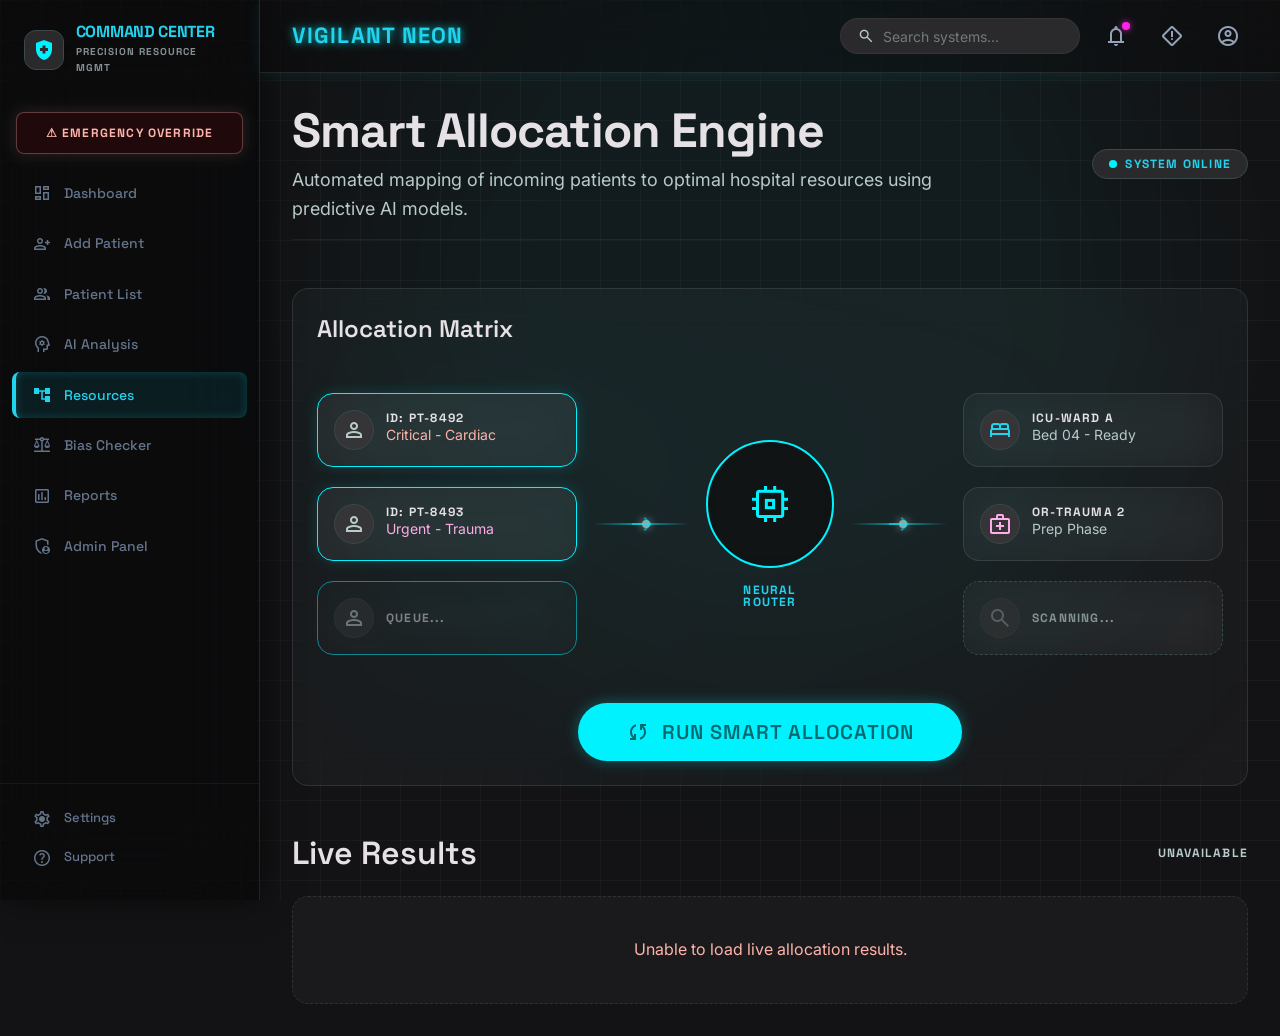
<file: resources.html>
<!DOCTYPE html>
<html lang="en">
<head>
    <meta charset="utf-8" />
    <meta name="viewport" content="width=device-width, initial-scale=1.0" />
    <title>Resources - Vigilant Neon Command Center</title>
    <meta name="description" content="Smart Resource Allocation Engine - Automated patient-to-resource mapping using predictive AI models." />
    <link rel="stylesheet" href="styles.css" />
    <link href="https://fonts.googleapis.com/css2?family=Material+Symbols+Outlined:wght,FILL@100..700,0..1&display=swap" rel="stylesheet" />
    <style>
        .ai-core {
            width: 128px;
            height: 128px;
            border-radius: 50%;
            border: 2px solid var(--primary-container);
            display: flex;
            align-items: center;
            justify-content: center;
            background: rgba(14, 14, 16, 0.8);
            backdrop-filter: blur(10px);
            position: relative;
            overflow: hidden;
            animation: border-pulse 2s infinite alternate;
        }
        .ai-core::before {
            content: '';
            position: absolute;
            inset: 0;
            background: url('https://lh3.googleusercontent.com/aida-public/[base64]') center/cover;
            opacity: 0.2;
            transition: opacity 0.3s;
        }
        .ai-core:hover::before { opacity: 0.4; }

        .flow-section {
            display: flex;
            align-items: center;
            justify-content: space-between;
            gap: 16px;
        }
        .flow-col {
            display: flex;
            flex-direction: column;
            gap: 20px;
            width: 260px;
            flex-shrink: 0;
        }
        .flow-connector {
            flex: 1;
            display: flex;
            align-items: center;
            justify-content: center;
            position: relative;
        }
        .flow-arrow {
            color: var(--primary-container);
            opacity: 0.5;
        }
        .patient-node, .resource-node {
            padding: 16px;
            border-radius: var(--radius-xl);
            display: flex;
            align-items: center;
            gap: 12px;
        }
        .patient-node { border-color: var(--primary-container); }
        .node-avatar {
            width: 40px;
            height: 40px;
            border-radius: 50%;
            background: var(--surface-variant);
            border: 1px solid var(--outline-variant);
            display: flex;
            align-items: center;
            justify-content: center;
        }
        .result-card {
            padding: 24px;
            border-radius: var(--radius-xl);
            display: flex;
            flex-direction: column;
            gap: 16px;
            position: relative;
            overflow: hidden;
        }
        .result-card .card-glow {
            position: absolute;
            top: -40px;
            right: -40px;
            width: 100px;
            height: 100px;
            border-radius: 50%;
            filter: blur(40px);
            pointer-events: none;
        }
        .result-mapping {
            display: flex;
            align-items: center;
            justify-content: space-between;
        }
        .run-btn {
            display: inline-flex;
            align-items: center;
            gap: 12px;
            background: var(--primary-container);
            color: var(--on-primary-container);
            font-family: 'Space Grotesk', sans-serif;
            font-size: 20px;
            font-weight: 600;
            padding: 16px 48px;
            border-radius: var(--radius-full);
            border: none;
            cursor: pointer;
            box-shadow: 0 0 15px rgba(0, 242, 255, 0.3);
            transition: all 0.3s;
            text-transform: uppercase;
            letter-spacing: 0.05em;
        }
        .run-btn:hover {
            transform: scale(1.02);
            background: var(--primary);
            box-shadow: 0 0 30px rgba(0, 242, 255, 0.5);
        }
        .run-btn .material-symbols-outlined {
            transition: transform 0.5s;
        }
        .run-btn:hover .material-symbols-outlined {
            transform: rotate(180deg);
        }
    </style>
</head>
<body>
    <div class="main-content" id="main-content">
        <main class="canvas" style="display: flex; flex-direction: column; gap: var(--space-lg); position: relative;">
            <!-- Ambient -->
            <div class="ambient-glow" style="top: -20%; left: 50%; width: 800px; height: 800px; background: rgba(0,242,255,0.04); transform: translateX(-50%);"></div>

            <!-- Header -->
            <div class="flex justify-between items-center animate-fade-in" style="border-bottom: 1px solid rgba(58,73,75,0.3); padding-bottom: 16px;">
                <div>
                    <h1 class="h1" style="letter-spacing: -0.02em;">Smart Allocation Engine</h1>
                    <p class="body-lg text-muted" style="margin-top: 8px; max-width: 640px;">Automated mapping of incoming patients to optimal hospital resources using predictive AI models.</p>
                </div>
                <div style="display: flex; align-items: center; gap: 8px; background: var(--surface-container-high); padding: 8px 16px; border-radius: var(--radius-full); border: 1px solid var(--outline-variant);">
                    <span style="width: 8px; height: 8px; border-radius: 50%; background: var(--primary-container);" class="animate-border-pulse"></span>
                    <span class="label-caps text-cyan">System Online</span>
                </div>
            </div>

            <!-- Flow Diagram -->
            <section class="glass-level-1 rounded-xl p-md animate-fade-in" style="animation-delay: 0.15s; position: relative; overflow: hidden;">
                <div class="ambient-glow" style="top: 0; left: 0; width: 100%; height: 100%; background: linear-gradient(135deg, rgba(0,242,255,0.03), transparent); border-radius: var(--radius-xl);"></div>

                <h3 class="h3 mb-lg" style="position: relative; z-index: 10;">Allocation Matrix</h3>

                <div class="flow-section" style="position: relative; z-index: 10;">
                    <!-- Patients -->
                    <div class="flow-col">
                        <div class="patient-node glass-level-2">
                            <div class="node-avatar"><span class="material-symbols-outlined text-muted">person</span></div>
                            <div>
                                <div class="label-caps">ID: PT-8492</div>
                                <div style="font-size: 14px; color: var(--error);">Critical - Cardiac</div>
                            </div>
                        </div>
                        <div class="patient-node glass-level-2">
                            <div class="node-avatar"><span class="material-symbols-outlined text-muted">person</span></div>
                            <div>
                                <div class="label-caps">ID: PT-8493</div>
                                <div style="font-size: 14px; color: var(--secondary);">Urgent - Trauma</div>
                            </div>
                        </div>
                        <div class="patient-node glass-level-1" style="opacity: 0.5;">
                            <div class="node-avatar"><span class="material-symbols-outlined text-muted">person</span></div>
                            <div><div class="label-caps">Queue...</div></div>
                        </div>
                    </div>

                    <!-- Left Connector -->
                    <div class="flow-connector">
                        <div class="flow-path"></div>
                        <span class="material-symbols-outlined flow-arrow" style="position: absolute;">east</span>
                    </div>

                    <!-- AI Core -->
                    <div style="display: flex; flex-direction: column; align-items: center; flex-shrink: 0;">
                        <div class="ai-core">
                            <span class="material-symbols-outlined" style="color: var(--primary-container); font-size: 48px; position: relative; z-index: 1;">memory</span>
                        </div>
                        <div class="label-caps text-cyan" style="margin-top: 16px; text-align: center;">Neural<br/>Router</div>
                    </div>

                    <!-- Right Connector -->
                    <div class="flow-connector">
                        <div class="flow-path"></div>
                        <span class="material-symbols-outlined flow-arrow" style="position: absolute;">east</span>
                    </div>

                    <!-- Resources -->
                    <div class="flow-col">
                        <div class="resource-node glass-level-1">
                            <div class="node-avatar"><span class="material-symbols-outlined text-cyan">bed</span></div>
                            <div>
                                <div class="label-caps">ICU-Ward A</div>
                                <div style="font-size: 14px; color: var(--on-surface-variant);">Bed 04 - Ready</div>
                            </div>
                        </div>
                        <div class="resource-node glass-level-1">
                            <div class="node-avatar"><span class="material-symbols-outlined text-pink">medical_services</span></div>
                            <div>
                                <div class="label-caps">OR-Trauma 2</div>
                                <div style="font-size: 14px; color: var(--on-surface-variant);">Prep Phase</div>
                            </div>
                        </div>
                        <div class="resource-node glass-level-1" style="border-style: dashed; border-color: var(--outline-variant);">
                            <div class="node-avatar" style="opacity: 0.5; border-style: dashed;"><span class="material-symbols-outlined" style="color: var(--outline);">search</span></div>
                            <div><div class="label-caps" style="color: var(--outline);">Scanning...</div></div>
                        </div>
                    </div>
                </div>

                <!-- Action -->
                <div style="display: flex; justify-content: center; margin-top: 48px; position: relative; z-index: 10;">
                    <button class="run-btn" id="btn-run-allocation" onclick="runSmartAllocation()">
                        <span class="material-symbols-outlined">sync</span>
                        Run Smart Allocation
                    </button>
                </div>
            </section>

            <!-- Results -->
            <section class="animate-fade-in" style="animation-delay: 0.3s;">
                <div class="flex justify-between items-center mb-md">
                    <h3 class="h2">Live Results</h3>
                    <span class="label-caps text-muted" id="results-timestamp">Loading...</span>
                </div>
                <div class="grid-3" id="results-grid">
                    <div class="result-card glass-level-1" style="border-style:dashed;border-color:var(--outline-variant);text-align:center;padding:40px;">
                        <span class="material-symbols-outlined" style="color:var(--outline);font-size:32px;animation:pulse 1.5s infinite;">sync</span>
                        <p class="label-caps" style="color:var(--outline);margin-top:12px;">Loading allocations...</p>
                    </div>
                </div>
            </section>
        </main>
    </div>

    <script src="shared.js"></script>
    <script>
        buildNavigation('resources');

        function renderAssignedCard(allocation, index) {
            const isOdd = index % 2 === 0;
            const accentColor = isOdd ? 'cyan' : 'pink';
            const glowColor = isOdd ? 'rgba(0,242,255,0.1)' : 'rgba(255,172,232,0.1)';
            const confidenceText = allocation.ai_confidence && Number(allocation.ai_confidence) > 0
                ? allocation.ai_confidence + '%'
                : 'Manual';
            const patientName = escapeHtml(allocation.patient_name || 'Unknown Patient');
            const patientCode = escapeHtml(allocation.patient_code || 'N/A');
            const assignedResource = escapeHtml(allocation.assigned_resource || 'Pending');
            const resourceName = escapeHtml(allocation.resource_name || 'Manual assignment');
            const ward = escapeHtml(allocation.ward || 'Ward pending');

            return `
                <div class="result-card glass-level-2" style="${!isOdd ? 'border-color:var(--secondary);' : ''}">
                    <div class="card-glow" style="background:${glowColor};"></div>
                    <div class="flex justify-between items-center" style="position:relative;z-index:1;">
                        <div class="flex items-center gap-sm">
                            <span class="material-symbols-outlined text-${accentColor}">check_circle</span>
                            <span class="label-caps">Resource Assigned</span>
                        </div>
                        <span class="metric-badge ${accentColor}" style="font-size:10px;">Assigned</span>
                    </div>
                    <div class="result-mapping" style="position:relative;z-index:1;">
                        <div>
                            <div style="font-size:14px;color:var(--on-surface-variant);">Patient</div>
                            <div class="h3">${patientName}</div>
                            <div style="font-size:12px;color:var(--outline);margin-top:6px;">${patientCode}</div>
                        </div>
                        <span class="material-symbols-outlined" style="color:var(--outline-variant);">arrow_forward</span>
                        <div style="text-align:right;">
                            <div style="font-size:14px;color:var(--on-surface-variant);">Resource</div>
                            <div class="h3 text-${accentColor}">${assignedResource}</div>
                            <div style="font-size:12px;color:var(--outline);margin-top:6px;">${resourceName}</div>
                        </div>
                    </div>
                    <div style="border-top:1px solid rgba(255,255,255,0.05);padding-top:12px;display:flex;justify-content:space-between;position:relative;z-index:1;">
                        <span style="font-size:12px;color:var(--on-surface-variant);">${ward}</span>
                        <span class="label-caps text-pink">${confidenceText}</span>
                    </div>
                </div>
            `;
        }

        function renderPendingCard(patient, index) {
            const isOdd = index % 2 === 0;
            const accentColor = isOdd ? 'purple' : 'error';
            const badgeClass = accentColor === 'error' ? 'error' : 'pink';
            const patientName = escapeHtml(patient.patient_name || 'Unknown Patient');
            const patientCode = escapeHtml(patient.patient_code || 'N/A');
            const recommendedResource = escapeHtml(patient.recommended_resource || 'Pending review');
            const patientStatus = escapeHtml(patient.patient_status || 'waiting');
            const severity = escapeHtml(patient.severity || 'Unknown');

            return `
                <div class="result-card glass-level-1" style="border-style:dashed;border-color:var(--outline-variant);">
                    <div class="flex justify-between items-center" style="position:relative;z-index:1;">
                        <div class="flex items-center gap-sm">
                            <span class="material-symbols-outlined text-${accentColor}">pending_actions</span>
                            <span class="label-caps">Awaiting Assignment</span>
                        </div>
                        <span class="metric-badge ${badgeClass}" style="font-size:10px;">Not Assigned</span>
                    </div>
                    <div class="result-mapping" style="position:relative;z-index:1;">
                        <div>
                            <div style="font-size:14px;color:var(--on-surface-variant);">Patient</div>
                            <div class="h3">${patientName}</div>
                            <div style="font-size:12px;color:var(--outline);margin-top:6px;">${patientCode}</div>
                        </div>
                        <span class="material-symbols-outlined" style="color:var(--outline-variant);">priority_high</span>
                        <div style="text-align:right;">
                            <div style="font-size:14px;color:var(--on-surface-variant);">Recommended</div>
                            <div class="h3 text-${accentColor}">${recommendedResource}</div>
                        </div>
                    </div>
                    <div style="border-top:1px solid rgba(255,255,255,0.05);padding-top:12px;display:flex;justify-content:space-between;position:relative;z-index:1;">
                        <span style="font-size:12px;color:var(--on-surface-variant);">${patientStatus}</span>
                        <span class="label-caps text-muted">${severity}</span>
                    </div>
                </div>
            `;
        }

        async function loadAllocationResults() {
            const grid = document.getElementById('results-grid');
            const data = await apiFetch('get_allocations.php');

            if (!data || data.status !== 'success') {
                document.getElementById('results-timestamp').textContent = 'Unavailable';
                grid.innerHTML = '<div class="result-card glass-level-1" style="border-style:dashed;text-align:center;padding:40px;grid-column:span 3;"><p class="text-error">Unable to load live allocation results.</p></div>';
                return;
            }

            const allocations = Array.isArray(data.allocations) ? data.allocations : [];
            const unassigned = Array.isArray(data.unassigned_patients) ? data.unassigned_patients : [];
            const cards = [];

            allocations.slice(0, 6).forEach((allocation, index) => {
                cards.push(renderAssignedCard(allocation, index));
            });

            const remainingSlots = Math.max(0, 6 - cards.length);
            unassigned.slice(0, remainingSlots).forEach((patient, index) => {
                cards.push(renderPendingCard(patient, index));
            });

            document.getElementById('results-timestamp').textContent = 'Live - ' + new Date().toLocaleTimeString();

            if (cards.length === 0) {
                grid.innerHTML = '<div class="result-card glass-level-1" style="border-style:dashed;text-align:center;padding:40px;grid-column:span 3;"><p class="text-muted">No allocations yet. Add a patient and assign a resource to populate this dashboard.</p></div>';
                return;
            }

            grid.innerHTML = cards.join('');
        }

        loadAllocationResults();
        setInterval(loadAllocationResults, 15000);
        window.addEventListener('storage', function(event) {
            if (event.key === 'smartHospitalAllocationsUpdatedAt') {
                loadAllocationResults();
            }
        });

        async function runSmartAllocation() {
            const btn = document.getElementById('btn-run-allocation');
            btn.innerHTML = '<span class="material-symbols-outlined" style="animation:spin 1s linear infinite;">sync</span> Running AI Allocation...';
            btn.disabled = true;

            const pData = await apiFetch('get_patients.php');
            if (!pData || !pData.patients) {
                showToast('Failed to load patients', 'error');
                btn.innerHTML = '<span class="material-symbols-outlined">sync</span> Run Smart Allocation';
                btn.disabled = false;
                return;
            }

            const waiting = pData.patients.filter(p => p.status === 'waiting');
            let allocated = 0;

            for (const p of waiting) {
                const result = await apiFetch('allocate_resource.php', {
                    method: 'POST',
                    body: JSON.stringify({ patient_id: p.id }),
                });

                if (result && result.status === 'success') {
                    allocated++;
                }
            }

            if (allocated > 0) {
                showToast(`Smart Allocation complete! ${allocated} patient(s) assigned.`, 'success');
            } else {
                showToast('All patients already allocated or no resources available.', 'info');
            }

            btn.innerHTML = '<span class="material-symbols-outlined">sync</span> Run Smart Allocation';
            btn.disabled = false;

            notifyAllocationUpdate();
            await loadAllocationResults();
        }
    </script>
</body>
</html>
</file>
<file: styles.css>
/* ============================================
   VIGILANT NEON — Shared Design System
   Cyber-Medical Interface Stylesheet
   ============================================ */

/* Google Fonts Import */
@import url('https://fonts.googleapis.com/css2?family=Inter:wght@400;500;600&family=Space+Grotesk:wght@400;500;600;700;900&display=swap');

/* ---- CSS Reset & Base ---- */
*, *::before, *::after {
    box-sizing: border-box;
    margin: 0;
    padding: 0;
}

:root {
    /* Surface */
    --surface: #131315;
    --surface-dim: #131315;
    --surface-bright: #39393b;
    --surface-container-lowest: #0e0e10;
    --surface-container-low: #1c1b1d;
    --surface-container: #201f21;
    --surface-container-high: #2a2a2c;
    --surface-container-highest: #353437;
    --surface-variant: #353437;
    --on-surface: #e5e1e4;
    --on-surface-variant: #b9cacb;
    --inverse-surface: #e5e1e4;
    --inverse-on-surface: #313032;

    /* Primary */
    --primary: #e1fdff;
    --on-primary: #00363a;
    --primary-container: #00f2ff;
    --on-primary-container: #006a71;
    --primary-fixed: #74f5ff;
    --primary-fixed-dim: #00dbe7;
    --inverse-primary: #00696f;

    /* Secondary */
    --secondary: #fface8;
    --on-secondary: #5e0053;
    --secondary-container: #ff24e4;
    --on-secondary-container: #520049;

    /* Tertiary */
    --tertiary: #fef5ff;
    --on-tertiary: #480081;
    --tertiary-container: #ead2ff;
    --on-tertiary-container: #8624de;
    --tertiary-fixed: #efdbff;
    --tertiary-fixed-dim: #dcb8ff;

    /* Error */
    --error: #ffb4ab;
    --on-error: #690005;
    --error-container: #93000a;
    --on-error-container: #ffdad6;

    /* Outline */
    --outline: #849495;
    --outline-variant: #3a494b;
    --surface-tint: #00dbe7;
    --background: #131315;
    --on-background: #e5e1e4;

    /* Spacing */
    --space-xs: 4px;
    --space-sm: 12px;
    --space-base: 8px;
    --space-md: 24px;
    --space-lg: 48px;
    --space-xl: 80px;
    --grid-margin: 32px;
    --grid-gutter: 24px;

    /* Border Radius */
    --radius-sm: 0.25rem;
    --radius-md: 0.5rem;
    --radius-lg: 0.75rem;
    --radius-xl: 1rem;
    --radius-2xl: 1.5rem;
    --radius-full: 9999px;

    /* Sidebar width */
    --sidebar-width: 260px;
}

html {
    scroll-behavior: smooth;
}

body {
    font-family: 'Inter', sans-serif;
    font-size: 16px;
    line-height: 1.6;
    color: var(--on-surface);
    background-color: var(--background);
    min-height: 100vh;
    overflow-x: hidden;
    display: flex;
}

/* ---- Typography ---- */
h1, .h1 {
    font-family: 'Space Grotesk', sans-serif;
    font-size: 48px;
    font-weight: 700;
    line-height: 1.1;
    letter-spacing: -0.02em;
}

h2, .h2 {
    font-family: 'Space Grotesk', sans-serif;
    font-size: 32px;
    font-weight: 600;
    line-height: 1.2;
}

h3, .h3 {
    font-family: 'Space Grotesk', sans-serif;
    font-size: 24px;
    font-weight: 600;
    line-height: 1.3;
}

.body-lg {
    font-family: 'Inter', sans-serif;
    font-size: 18px;
    font-weight: 400;
    line-height: 1.6;
}

.body-md {
    font-family: 'Inter', sans-serif;
    font-size: 16px;
    font-weight: 400;
    line-height: 1.6;
}

.label-caps {
    font-family: 'Space Grotesk', sans-serif;
    font-size: 12px;
    font-weight: 700;
    line-height: 1;
    letter-spacing: 0.1em;
    text-transform: uppercase;
}

.font-space { font-family: 'Space Grotesk', sans-serif; }

/* ---- Background Grid ---- */
.cyber-grid {
    position: fixed;
    inset: 0;
    pointer-events: none;
    z-index: -1;
    background-size: 40px 40px;
    background-image:
        linear-gradient(to right, rgba(255, 255, 255, 0.03) 1px, transparent 1px),
        linear-gradient(to bottom, rgba(255, 255, 255, 0.03) 1px, transparent 1px);
}

/* ---- Glassmorphism Panels ---- */
.glass-panel {
    background: rgba(32, 31, 33, 0.45);
    backdrop-filter: blur(20px);
    -webkit-backdrop-filter: blur(20px);
    border: 1px solid rgba(255, 255, 255, 0.08);
}

.glass-panel-active {
    background: rgba(32, 31, 33, 0.6);
    backdrop-filter: blur(30px);
    -webkit-backdrop-filter: blur(30px);
    border: 1px solid rgba(0, 242, 255, 0.3);
    box-shadow: 0 0 15px rgba(0, 242, 255, 0.15);
}

.glass-level-1 {
    background: rgba(255, 255, 255, 0.03);
    backdrop-filter: blur(20px);
    border: 1px solid rgba(255, 255, 255, 0.1);
}

.glass-level-2 {
    background: rgba(255, 255, 255, 0.05);
    backdrop-filter: blur(30px);
    border: 1px solid var(--primary-container);
    box-shadow: 0 0 15px rgba(0, 242, 255, 0.15);
}

/* ---- Neon Glow Utilities ---- */
.glow-text {
    text-shadow: 0 0 10px currentColor;
}

.glow-box {
    box-shadow: 0 0 20px rgba(0, 242, 255, 0.15);
}

.neon-glow-primary {
    box-shadow: 0 0 15px rgba(0, 242, 255, 0.3);
}

.neon-glow-secondary {
    box-shadow: 0 0 15px rgba(255, 172, 232, 0.3);
}

.neon-glow-error {
    box-shadow: 0 0 15px rgba(255, 180, 171, 0.3);
}

.neon-text-glow {
    text-shadow: 0 0 8px rgba(0, 242, 255, 0.8);
}

/* ---- Animations ---- */
@keyframes neon-pulse {
    0%   { box-shadow: 0 0 5px rgba(0,242,255,0.3), 0 0 10px rgba(0,242,255,0.15); }
    100% { box-shadow: 0 0 15px rgba(0,242,255,0.5), 0 0 30px rgba(0,242,255,0.25); }
}

@keyframes border-pulse {
    0%   { border-color: rgba(0, 242, 255, 0.3); box-shadow: 0 0 10px rgba(0, 242, 255, 0.1); }
    100% { border-color: rgba(0, 242, 255, 0.8); box-shadow: 0 0 20px rgba(0, 242, 255, 0.4); }
}

@keyframes float {
    0%, 100% { transform: translateY(0); }
    50% { transform: translateY(-6px); }
}

@keyframes fadeInUp {
    from { opacity: 0; transform: translateY(20px); }
    to   { opacity: 1; transform: translateY(0); }
}

.animate-border-pulse { animation: border-pulse 2s infinite alternate; }
.animate-float        { animation: float 3s ease-in-out infinite; }
.animate-fade-in      { animation: fadeInUp 0.6s ease-out both; }

/* ---- Sidebar ---- */
.sidebar {
    position: fixed;
    left: 0;
    top: 0;
    height: 100vh;
    width: var(--sidebar-width);
    display: flex;
    flex-direction: column;
    padding: 24px 0;
    z-index: 40;
    border-right: 1px solid rgba(255, 255, 255, 0.1);
    background: rgba(0, 0, 0, 0.4);
    backdrop-filter: blur(40px);
    -webkit-backdrop-filter: blur(40px);
    box-shadow: 4px 0 30px rgba(0, 0, 0, 0.5);
}

.sidebar-header {
    padding: 0 24px;
    margin-bottom: 24px;
}

.sidebar-brand {
    display: flex;
    align-items: center;
    gap: 12px;
    margin-bottom: 12px;
}

.sidebar-brand-icon {
    width: 40px;
    height: 40px;
    border-radius: 12px;
    background: var(--surface-container-high);
    border: 1px solid var(--outline-variant);
    display: flex;
    align-items: center;
    justify-content: center;
}

.sidebar-brand-icon .material-symbols-outlined {
    color: var(--primary-container);
    font-size: 24px;
    font-variation-settings: 'FILL' 1;
}

.sidebar-brand-title {
    font-family: 'Space Grotesk', sans-serif;
    font-size: 16px;
    font-weight: 700;
    color: #22d3ee;
    letter-spacing: -0.02em;
    text-transform: uppercase;
    line-height: 1;
}

.sidebar-brand-subtitle {
    font-family: 'Space Grotesk', sans-serif;
    font-size: 10px;
    font-weight: 700;
    letter-spacing: 0.1em;
    text-transform: uppercase;
    color: var(--on-surface-variant);
    opacity: 0.7;
    margin-top: 4px;
}

.sidebar-emergency {
    margin: 0 16px 16px;
    padding: 12px;
    border-radius: var(--radius-md);
    background: rgba(147, 0, 10, 0.15);
    border: 1px solid rgba(255, 180, 171, 0.3);
    color: var(--error);
    font-family: 'Space Grotesk', sans-serif;
    font-size: 12px;
    font-weight: 700;
    letter-spacing: 0.1em;
    text-transform: uppercase;
    cursor: pointer;
    text-align: center;
    transition: all 0.3s ease;
    box-shadow: 0 0 15px rgba(255, 180, 171, 0.15);
}

.sidebar-emergency:hover {
    background: rgba(255, 180, 171, 0.15);
    box-shadow: 0 0 25px rgba(255, 180, 171, 0.3);
    transform: scale(1.02);
}

/* Navigation */
.sidebar-nav {
    flex: 1;
    overflow-y: auto;
    padding: 0 12px;
    display: flex;
    flex-direction: column;
    gap: 4px;
}

.nav-link {
    display: flex;
    align-items: center;
    gap: 12px;
    padding: 12px 16px;
    border-radius: var(--radius-md);
    font-family: 'Space Grotesk', sans-serif;
    font-weight: 500;
    font-size: 14px;
    color: #64748b;
    text-decoration: none;
    transition: all 0.3s ease;
    border-left: 4px solid transparent;
    position: relative;
}

.nav-link:hover {
    color: #cbd5e1;
    background: rgba(255, 255, 255, 0.05);
    transform: translateX(2px);
}

.nav-link .material-symbols-outlined {
    font-size: 20px;
    transition: transform 0.2s;
}

.nav-link:hover .material-symbols-outlined {
    transform: scale(1.1);
}

.nav-link.active {
    background: rgba(6, 182, 212, 0.1);
    color: #22d3ee;
    border-left-color: #22d3ee;
    box-shadow: inset 0 0 10px rgba(0, 242, 255, 0.2);
}

.nav-link.active .material-symbols-outlined {
    font-variation-settings: 'FILL' 1;
}

/* Footer Links */
.sidebar-footer {
    padding: 16px 12px 0;
    margin-top: auto;
    border-top: 1px solid rgba(255, 255, 255, 0.05);
    display: flex;
    flex-direction: column;
    gap: 2px;
}

.sidebar-footer .nav-link {
    padding: 8px 16px;
    font-size: 13px;
}

/* ---- Top App Bar ---- */
.topbar {
    display: flex;
    justify-content: space-between;
    align-items: center;
    width: 100%;
    padding: 16px 32px;
    position: sticky;
    top: 0;
    z-index: 50;
    background: rgba(0, 0, 0, 0.2);
    backdrop-filter: blur(20px);
    -webkit-backdrop-filter: blur(20px);
    border-bottom: 1px solid rgba(255, 255, 255, 0.1);
    box-shadow: 0 0 15px rgba(0, 242, 255, 0.1);
}

.topbar-brand {
    font-family: 'Space Grotesk', sans-serif;
    font-size: 22px;
    font-weight: 900;
    color: #22d3ee;
    letter-spacing: 0.05em;
    text-transform: uppercase;
    text-shadow: 0 0 8px rgba(0, 242, 255, 0.8);
}

.topbar-actions {
    display: flex;
    align-items: center;
    gap: 16px;
}

.topbar-search {
    display: flex;
    align-items: center;
    background: var(--surface-container-high);
    border: 1px solid rgba(255, 255, 255, 0.05);
    border-radius: var(--radius-full);
    padding: 8px 16px;
    transition: all 0.3s ease;
}

.topbar-search:focus-within {
    border-color: var(--primary-container);
    box-shadow: 0 0 10px rgba(0, 242, 255, 0.2);
}

.topbar-search .material-symbols-outlined {
    color: var(--on-surface-variant);
    font-size: 18px;
    margin-right: 8px;
}

.topbar-search input {
    background: transparent;
    border: none;
    outline: none;
    color: var(--on-surface);
    font-family: 'Inter', sans-serif;
    font-size: 14px;
    width: 180px;
}

.topbar-search input::placeholder {
    color: rgba(185, 202, 203, 0.5);
}

.icon-btn {
    width: 40px;
    height: 40px;
    border-radius: 50%;
    display: flex;
    align-items: center;
    justify-content: center;
    background: transparent;
    border: none;
    color: #94a3b8;
    cursor: pointer;
    transition: all 0.2s ease;
    position: relative;
}

.icon-btn:hover {
    color: #67e8f9;
    transform: scale(1.1);
}

.icon-btn .notification-dot {
    position: absolute;
    top: 6px;
    right: 6px;
    width: 8px;
    height: 8px;
    border-radius: 50%;
    background: var(--secondary-container);
    box-shadow: 0 0 6px rgba(255, 36, 228, 0.8);
}

/* ---- Main Content ---- */
.main-content {
    flex: 1;
    margin-left: var(--sidebar-width);
    display: flex;
    flex-direction: column;
    min-height: 100vh;
}

.canvas {
    flex: 1;
    padding: var(--grid-margin);
    max-width: 1400px;
    margin: 0 auto;
    width: 100%;
}

/* ---- Cards ---- */
.metric-card {
    background: rgba(32, 31, 33, 0.45);
    backdrop-filter: blur(20px);
    border: 1px solid rgba(255, 255, 255, 0.08);
    border-radius: var(--radius-xl);
    padding: var(--space-md);
    position: relative;
    overflow: hidden;
    transition: border-color 0.4s ease;
}

.metric-card::before {
    content: '';
    position: absolute;
    top: -40px;
    right: -40px;
    width: 120px;
    height: 120px;
    border-radius: 50%;
    filter: blur(60px);
    pointer-events: none;
}

.metric-card:hover {
    border-color: rgba(0, 242, 255, 0.4);
}

.metric-card.cyan::before  { background: rgba(0, 242, 255, 0.15); }
.metric-card.pink::before  { background: rgba(255, 36, 228, 0.15); }
.metric-card.error::before { background: rgba(255, 180, 171, 0.15); }

.metric-card.error { border-color: rgba(255, 180, 171, 0.3); }
.metric-card.error:hover { border-color: rgba(255, 180, 171, 0.5); }

.metric-label {
    color: #94a3b8;
}

.metric-value {
    font-family: 'Space Grotesk', sans-serif;
    font-size: 48px;
    font-weight: 700;
    line-height: 1.1;
    color: white;
}

.metric-badge {
    display: inline-flex;
    align-items: center;
    padding: 4px 10px;
    border-radius: var(--radius-sm);
    font-family: 'Space Grotesk', sans-serif;
    font-size: 12px;
    font-weight: 700;
}

.metric-badge.cyan {
    background: rgba(0, 242, 255, 0.15);
    color: var(--primary-container);
    box-shadow: 0 0 10px rgba(0, 242, 255, 0.2);
}

.metric-badge.error {
    background: rgba(255, 180, 171, 0.15);
    color: var(--error);
    box-shadow: 0 0 10px rgba(255, 180, 171, 0.2);
}

.metric-badge.pink {
    background: rgba(255, 172, 232, 0.15);
    color: var(--secondary);
    box-shadow: 0 0 10px rgba(255, 172, 232, 0.2);
}

.metric-sub {
    font-size: 14px;
    color: #64748b;
}

/* ---- Alert Banner ---- */
.alert-banner {
    display: flex;
    align-items: center;
    justify-content: space-between;
    padding: 16px 20px;
    border-radius: var(--radius-md);
    background: rgba(147, 0, 10, 0.1);
    border: 1px solid rgba(255, 180, 171, 0.4);
    box-shadow: 0 0 20px rgba(255, 180, 171, 0.15);
    animation: fadeInUp 0.5s ease-out both;
}

.alert-banner .alert-text {
    display: flex;
    align-items: center;
    gap: 12px;
    color: var(--error);
}

/* ---- Buttons ---- */
.btn {
    display: inline-flex;
    align-items: center;
    justify-content: center;
    gap: 8px;
    padding: 12px 24px;
    border-radius: var(--radius-md);
    font-family: 'Space Grotesk', sans-serif;
    font-size: 12px;
    font-weight: 700;
    letter-spacing: 0.1em;
    text-transform: uppercase;
    cursor: pointer;
    border: none;
    transition: all 0.3s ease;
}

.btn-primary {
    background: var(--primary-container);
    color: var(--on-primary-container);
    box-shadow: 0 0 20px rgba(0, 242, 255, 0.3);
}

.btn-primary:hover {
    background: var(--primary-fixed);
    transform: scale(1.05);
    box-shadow: 0 0 30px rgba(0, 242, 255, 0.5);
}

.btn-secondary {
    background: var(--secondary-container);
    color: var(--on-secondary-container);
    box-shadow: 0 0 20px rgba(255, 36, 228, 0.3);
}

.btn-secondary:hover {
    background: var(--secondary);
    transform: scale(1.05);
    box-shadow: 0 0 30px rgba(255, 36, 228, 0.5);
}

.btn-outline {
    background: transparent;
    color: var(--on-surface);
    border: 1px solid var(--outline-variant);
}

.btn-outline:hover {
    background: rgba(255, 255, 255, 0.05);
}

.btn-error {
    background: var(--error);
    color: var(--on-error);
    box-shadow: 0 0 10px rgba(255, 180, 171, 0.5);
}

.btn-error:hover {
    background: var(--error-container);
    color: var(--on-error-container);
}

/* ---- Grid Helpers ---- */
.grid-3 {
    display: grid;
    grid-template-columns: repeat(3, 1fr);
    gap: var(--grid-gutter);
}

.grid-2 {
    display: grid;
    grid-template-columns: repeat(2, 1fr);
    gap: var(--grid-gutter);
}

.grid-12 {
    display: grid;
    grid-template-columns: repeat(12, 1fr);
    gap: var(--grid-gutter);
}

/* ---- Status Pills ---- */
.status-pill {
    display: inline-flex;
    align-items: center;
    gap: 6px;
    padding: 4px 12px;
    border-radius: var(--radius-full);
    font-family: 'Space Grotesk', sans-serif;
    font-size: 10px;
    font-weight: 700;
    letter-spacing: 0.05em;
    text-transform: uppercase;
}

.status-pill .dot {
    width: 6px;
    height: 6px;
    border-radius: 50%;
}

.status-pill.critical {
    background: var(--error-container);
    color: var(--on-error-container);
    border: 1px solid var(--error);
    box-shadow: 0 0 10px rgba(255, 180, 171, 0.4);
}

.status-pill.critical .dot {
    background: var(--error);
    animation: pulse 1.5s infinite;
}

.status-pill.stable {
    background: rgba(0, 54, 58, 1);
    color: var(--primary-fixed);
    border: 1px solid var(--primary-fixed-dim);
    box-shadow: 0 0 10px rgba(0, 242, 255, 0.3);
}

.status-pill.stable .dot {
    background: var(--primary-fixed-dim);
}

.status-pill.moderate {
    background: var(--on-secondary-container);
    color: var(--secondary);
    border: 1px solid var(--secondary-container);
    box-shadow: 0 0 10px rgba(255, 172, 232, 0.3);
}

.status-pill.high {
    background: rgba(147, 72, 0, 0.5);
    color: #ffb74d;
    border: 1px solid #ff9800;
    box-shadow: 0 0 10px rgba(255, 152, 0, 0.4);
}

.status-pill.high .dot {
    background: #ffb74d;
}

.status-pill.moderate .dot {
    background: var(--secondary-container);
}

@keyframes pulse {
    0%, 100% { opacity: 1; }
    50%      { opacity: 0.4; }
}

/* ---- Tables ---- */
.data-table {
    width: 100%;
    border-collapse: collapse;
}

.data-table thead th {
    padding: 12px 16px;
    text-align: left;
    border-bottom: 1px solid rgba(255, 255, 255, 0.1);
    color: #94a3b8;
}

.data-table tbody tr {
    border-bottom: 1px solid rgba(255, 255, 255, 0.03);
    transition: background 0.2s;
}

.data-table tbody tr:hover {
    background: rgba(255, 255, 255, 0.03);
}

.data-table td {
    padding: 16px 16px;
}

/* ---- Form Inputs ---- */
.form-input, .form-select {
    width: 100%;
    background: transparent;
    border: none;
    border-bottom: 2px solid var(--outline-variant);
    color: var(--on-surface);
    font-family: 'Inter', sans-serif;
    font-size: 18px;
    padding: 8px 0;
    outline: none;
    transition: border-color 0.3s ease;
}

.form-select {
    appearance: none;
    -webkit-appearance: none;
    -moz-appearance: none;
    cursor: pointer;
}

.form-select option {
    background: var(--surface-container-high);
    color: var(--on-surface);
}

.form-input:focus, .form-select:focus {
    border-bottom-color: var(--primary-container);
}

.form-input::placeholder {
    color: transparent;
}

.floating-group {
    position: relative;
    padding-top: 16px;
}

.floating-group label {
    position: absolute;
    left: 0;
    top: 24px;
    color: var(--on-surface-variant);
    font-family: 'Inter', sans-serif;
    font-size: 18px;
    transition: all 0.3s ease;
    pointer-events: none;
    transform-origin: left;
}

.form-input:focus ~ label,
.form-input:not(:placeholder-shown) ~ label {
    transform: translateY(-24px) scale(0.75);
    color: var(--primary-container);
}

/* ---- Donut Chart ---- */
.circular-chart {
    display: block;
    margin: 0 auto;
    max-width: 80%;
    max-height: 220px;
}

.circular-chart .circle-bg {
    fill: none;
    stroke: rgba(255, 255, 255, 0.1);
    stroke-width: 3.8;
}

.circular-chart .circle {
    fill: none;
    stroke-width: 2.8;
    stroke-linecap: round;
    stroke: var(--primary-container);
    filter: drop-shadow(0 0 4px var(--primary-container));
}

.circular-chart .percentage {
    fill: var(--primary-container);
    font-family: 'Space Grotesk', sans-serif;
    font-weight: 700;
    font-size: 0.5em;
    text-anchor: middle;
    filter: drop-shadow(0 0 4px var(--primary-container));
}

/* ---- Bar Charts ---- */
.bar-container {
    width: 100%;
    height: 8px;
    background: rgba(255, 255, 255, 0.1);
    border-radius: 4px;
    overflow: hidden;
}

.bar-fill {
    height: 100%;
    border-radius: 4px;
    transition: width 0.6s ease;
}

.bar-fill.cyan    { background: var(--primary-container); box-shadow: 0 0 8px var(--primary-container); }
.bar-fill.pink    { background: var(--secondary);         box-shadow: 0 0 8px var(--secondary); }
.bar-fill.error   { background: var(--error);             box-shadow: 0 0 8px var(--error); }
.bar-fill.tertiary { background: var(--tertiary-container); box-shadow: 0 0 8px var(--tertiary-container); }

/* ---- Flow Path (Resource Allocation) ---- */
.flow-path {
    background: linear-gradient(90deg, transparent, var(--primary-container), transparent);
    height: 2px;
    width: 100%;
    position: relative;
    opacity: 0.6;
}

.flow-path::after {
    content: '';
    position: absolute;
    top: -3px;
    left: 50%;
    width: 8px;
    height: 8px;
    background: var(--primary);
    border-radius: 50%;
    box-shadow: 0 0 10px var(--primary);
}

/* ---- Light Leak Effect ---- */
.light-leak {
    position: relative;
    overflow: hidden;
}

.light-leak::before {
    content: '';
    position: absolute;
    top: -50%;
    left: -50%;
    width: 100%;
    height: 100%;
    background: radial-gradient(circle, rgba(0, 242, 255, 0.08) 0%, transparent 70%);
    pointer-events: none;
}

/* ---- Ambient Glow Blobs ---- */
.ambient-glow {
    position: absolute;
    border-radius: 50%;
    filter: blur(100px);
    pointer-events: none;
    z-index: 0;
}

/* ---- Scrollbar ---- */
::-webkit-scrollbar {
    width: 6px;
}

::-webkit-scrollbar-track {
    background: var(--surface-container-lowest);
}

::-webkit-scrollbar-thumb {
    background: var(--outline-variant);
    border-radius: 3px;
}

::-webkit-scrollbar-thumb:hover {
    background: var(--outline);
}

/* ---- Responsive ---- */
@media (max-width: 768px) {
    .sidebar {
        display: none;
    }

    .main-content {
        margin-left: 0;
    }

    .grid-3 {
        grid-template-columns: 1fr;
    }

    .grid-2 {
        grid-template-columns: 1fr;
    }

    h1, .h1 {
        font-size: 32px;
    }

    h2, .h2 {
        font-size: 24px;
    }

    .topbar-search {
        display: none;
    }
}

@media (max-width: 1024px) {
    .grid-3 {
        grid-template-columns: repeat(2, 1fr);
    }
}

/* ---- Utility ---- */
.text-cyan     { color: #22d3ee; }
.text-pink     { color: var(--secondary); }
.text-error    { color: var(--error); }
.text-purple   { color: var(--tertiary-container); }
.text-muted    { color: var(--on-surface-variant); }
.text-slate    { color: #64748b; }
.text-white    { color: white; }

.bg-cyan       { background: var(--primary-container); }
.bg-pink       { background: var(--secondary-container); }
.bg-error-bg   { background: var(--error-container); }

.flex { display: flex; }
.flex-col { flex-direction: column; }
.items-center { align-items: center; }
.justify-between { justify-content: space-between; }
.gap-sm { gap: var(--space-sm); }
.gap-md { gap: var(--space-md); }
.gap-lg { gap: var(--space-lg); }
.mb-sm { margin-bottom: var(--space-sm); }
.mb-md { margin-bottom: var(--space-md); }
.mb-lg { margin-bottom: var(--space-lg); }
.mt-md { margin-top: var(--space-md); }
.mt-lg { margin-top: var(--space-lg); }
.p-md { padding: var(--space-md); }
.rounded-xl { border-radius: var(--radius-xl); }
.rounded-full { border-radius: var(--radius-full); }
.w-full { width: 100%; }
.relative { position: relative; }
.overflow-hidden { overflow: hidden; }
.z-10 { z-index: 10; }

/* ---- Toast Notifications ---- */
.toast-notification {
    position: fixed;
    bottom: 24px;
    right: 24px;
    display: flex;
    align-items: center;
    gap: 10px;
    padding: 14px 24px;
    border-radius: var(--radius-md);
    font-family: 'Space Grotesk', sans-serif;
    font-size: 14px;
    font-weight: 600;
    z-index: 9999;
    transform: translateY(100px);
    opacity: 0;
    transition: all 0.3s ease;
    backdrop-filter: blur(20px);
    box-shadow: 0 8px 32px rgba(0,0,0,0.5);
}
.toast-notification.show {
    transform: translateY(0);
    opacity: 1;
}
.toast-success {
    background: rgba(0, 54, 58, 0.9);
    border: 1px solid rgba(0, 242, 255, 0.5);
    color: var(--primary-fixed);
    box-shadow: 0 0 20px rgba(0, 242, 255, 0.2);
}
.toast-error {
    background: rgba(147, 0, 10, 0.9);
    border: 1px solid rgba(255, 180, 171, 0.5);
    color: var(--error);
    box-shadow: 0 0 20px rgba(255, 180, 171, 0.2);
}
.toast-info {
    background: rgba(72, 0, 129, 0.9);
    border: 1px solid rgba(234, 210, 255, 0.5);
    color: var(--tertiary);
    box-shadow: 0 0 20px rgba(234, 210, 255, 0.2);
}

/* ---- Spin Animation ---- */
@keyframes spin {
    from { transform: rotate(0deg); }
    to   { transform: rotate(360deg); }
}
</file>
